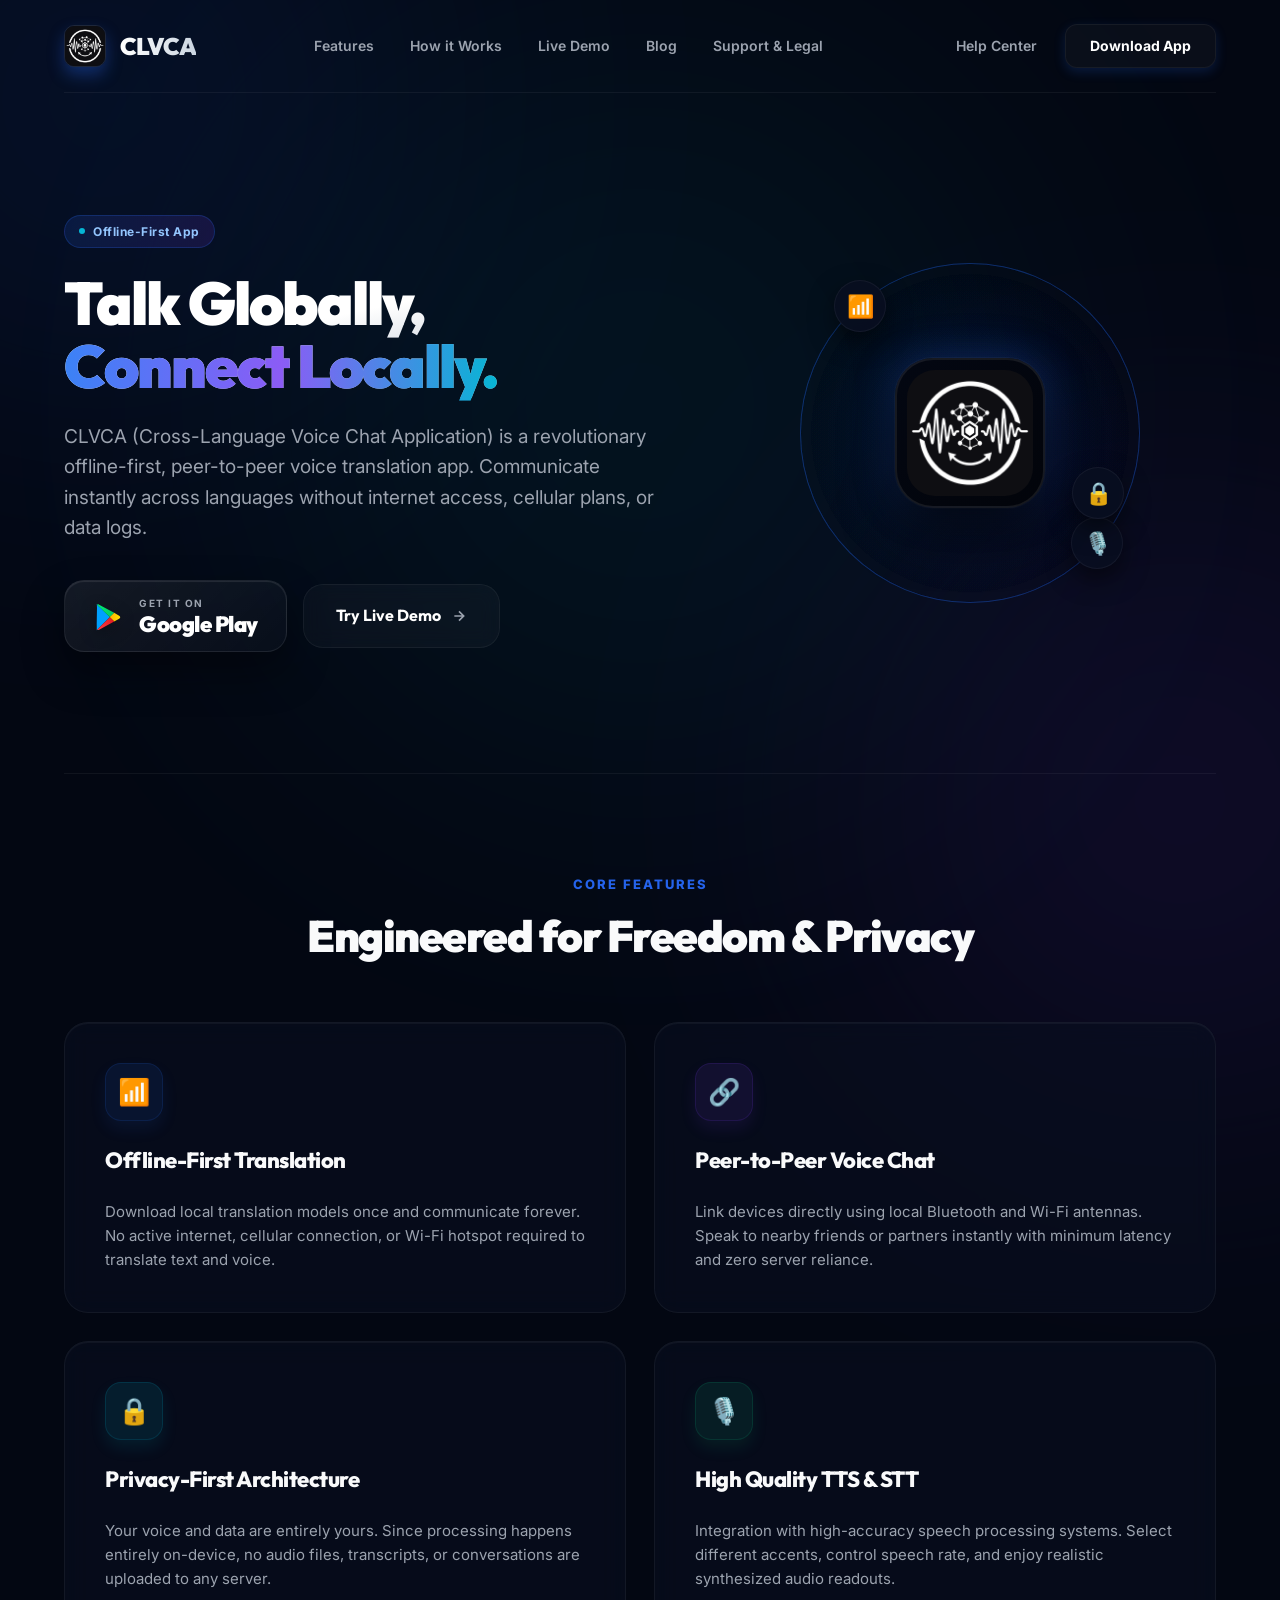
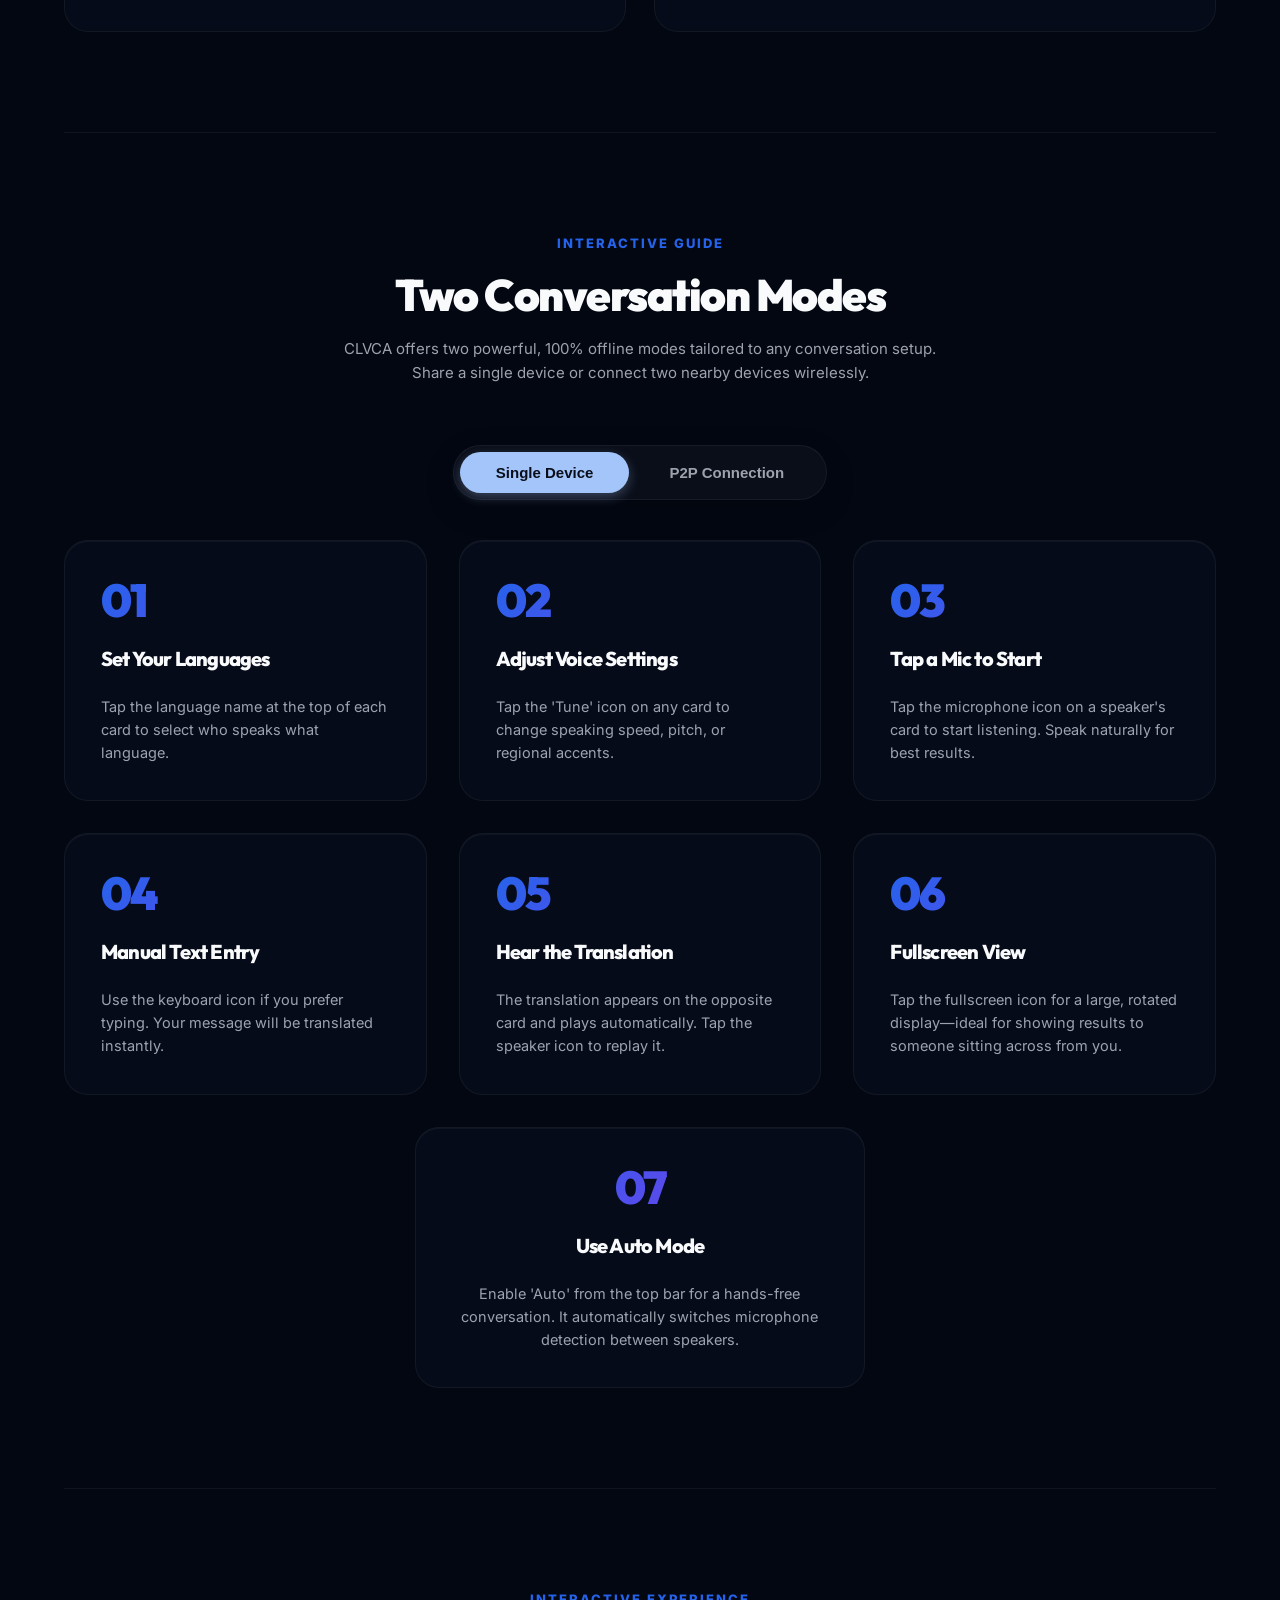
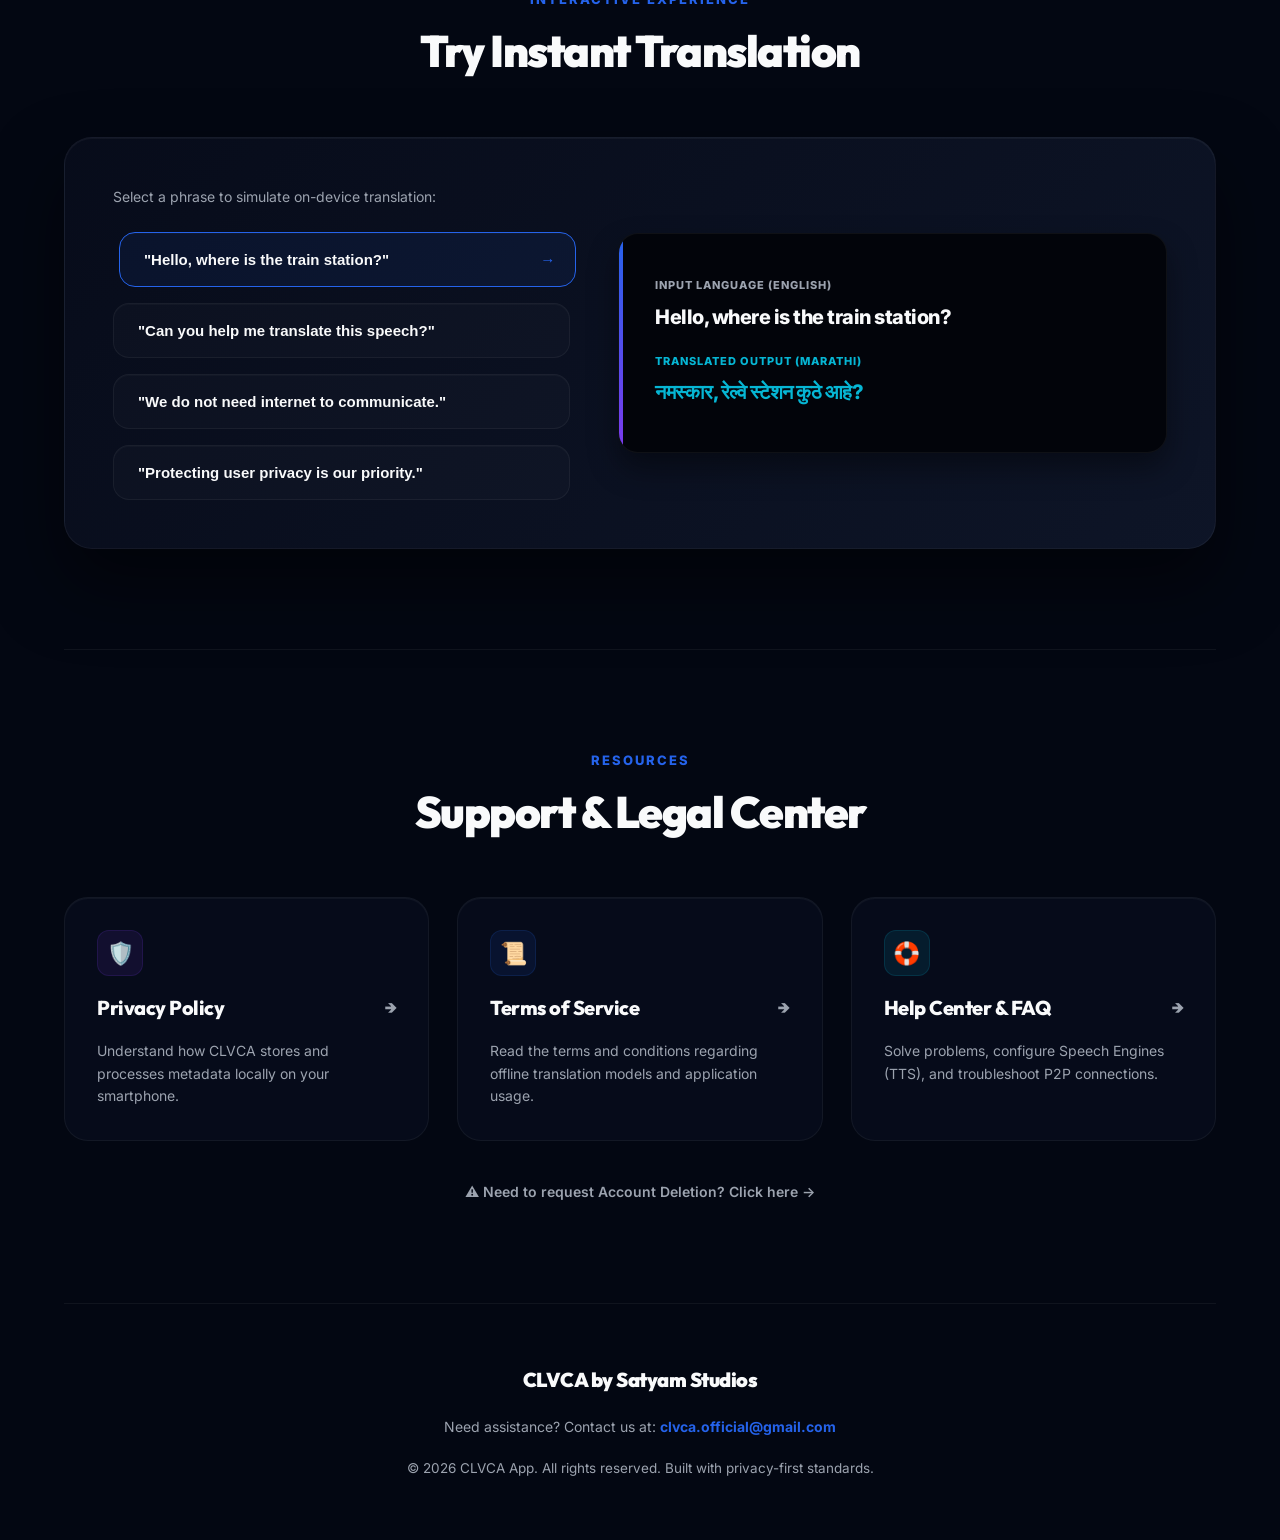
<file: index.html>
<!DOCTYPE html>
<html lang="en">
<head>
  <meta charset="UTF-8" />
  <meta name="viewport" content="width=device-width, initial-scale=1.0" />
  <title>CLVCA — Offline Voice Translation & Peer-to-Peer Chat App</title>
  
  <meta name="description" content="CLVCA is an offline-first voice translation and peer-to-peer chat app for private nearby conversations without mobile data." />
  <meta name="keywords" content="offline voice translator, peer to peer chat, offline translation app, private voice translation, CLVCA" />
  <meta name="author" content="Satyam Studios" />
  <meta name="robots" content="index,follow,max-image-preview:large" />
  <meta name="theme-color" content="#090e1a" />
  <meta name="application-name" content="CLVCA" />
  <meta name="apple-mobile-web-app-capable" content="yes" />
  <meta name="apple-mobile-web-app-status-bar-style" content="black-translucent" />
  <meta name="mobile-web-app-capable" content="yes" />
  <meta name="format-detection" content="telephone=no" />
  <link rel="canonical" href="https://satyam-gawali.github.io/clvca-app/" />
  <link rel="manifest" href="/clvca-app/site.webmanifest" />
  <link rel="icon" href="/clvca-app/assets/icons/favicon.ico" sizes="any" />
  <link rel="icon" href="/clvca-app/assets/icons/favicon.svg" type="image/svg+xml" />
  <link rel="icon" href="/clvca-app/assets/icons/favicon-96x96.png" type="image/png" sizes="96x96" />
  <link rel="apple-touch-icon" href="/clvca-app/assets/icons/apple-touch-icon.png" />
  <link rel="preconnect" href="https://fonts.googleapis.com" />
  <link rel="preconnect" href="https://fonts.gstatic.com" crossorigin />
  <link rel="dns-prefetch" href="https://play.google.com" />
  <link rel="preload" href="assets/images/icon_1024.png" as="image" />
  <meta property="og:title" content="CLVCA - Offline Voice Translation & Peer-to-Peer Chat App" />
  <meta property="og:description" content="Translate and connect nearby with an offline-first, privacy-focused design." />
  <meta property="og:image" content="https://satyam-gawali.github.io/clvca-app/assets/images/icon_1024.png" />
  <meta property="og:url" content="https://satyam-gawali.github.io/clvca-app/" />
  <meta property="og:type" content="website" />
  <meta property="og:site_name" content="CLVCA" />
  <meta name="twitter:card" content="summary_large_image" />
  <meta name="twitter:title" content="CLVCA - Offline Voice Translation & Peer-to-Peer Chat App" />
  <meta name="twitter:description" content="Offline-first voice translation for private nearby conversations." />
  <meta name="twitter:image" content="https://satyam-gawali.github.io/clvca-app/assets/images/icon_1024.png" />
  <script type="application/ld+json">
    {"@context":"https://schema.org","@graph":[{"@type":"Organization","@id":"https://satyam-gawali.github.io/clvca-app/#organization","name":"Satyam Studios","url":"https://satyam-gawali.github.io/clvca-app/","logo":"https://satyam-gawali.github.io/clvca-app/assets/images/icon_1024.png"},{"@type":"WebSite","@id":"https://satyam-gawali.github.io/clvca-app/#website","url":"https://satyam-gawali.github.io/clvca-app/","name":"CLVCA","publisher":{"@id":"https://satyam-gawali.github.io/clvca-app/#organization"}},{"@type":"SoftwareApplication","name":"CLVCA","applicationCategory":"CommunicationApplication","operatingSystem":"Android","description":"Offline-first voice translation and peer-to-peer chat for nearby conversations.","image":"https://satyam-gawali.github.io/clvca-app/assets/images/icon_1024.png","downloadUrl":"https://play.google.com/store/apps/details?id=com.satyamstudios.clvca","author":{"@id":"https://satyam-gawali.github.io/clvca-app/#organization"}},{"@type":"MobileApplication","name":"CLVCA","operatingSystem":"Android","applicationCategory":"CommunicationApplication","installUrl":"https://play.google.com/store/apps/details?id=com.satyamstudios.clvca","url":"https://satyam-gawali.github.io/clvca-app/"}]}
  </script>
  <link href="https://fonts.googleapis.com/css2?family=Inter:wght@400;500;600&family=Outfit:wght@600;700;800;900&display=swap" rel="stylesheet" />
  <link rel="stylesheet" href="assets/css/landing.css" />
</head>
<body>

  <!-- Background Decorative Glowing Blurs -->
  <div class="bg-glow glow-top-left"></div>
  <div class="bg-glow glow-center"></div>
  <div class="bg-glow glow-bottom-right"></div>

  <div class="app-container">
    
    <header class="navbar">
  <div class="logo-group">
    <img src="assets/images/icon_1024.png" alt="CLVCA Logo" class="app-logo" />
    <div class="brand-name">CLVCA</div>
  </div>
  <nav class="nav-links">
    <a href="#features" class="nav-link">Features</a>
    <a href="#how-it-works" class="nav-link">How it Works</a>
    <a href="#demo" class="nav-link">Live Demo</a>
    <a href="blog/" class="nav-link">Blog</a>
    <a href="#support" class="nav-link">Support & Legal</a>
  </nav>
  <div class="nav-actions" style="display: flex; gap: 12px; align-items: center;">
    <a href="#support" class="btn-nav-help">Help Center</a>
    <a href="https://play.google.com/store/apps/details?id=com.satyamstudios.clvca" target="_blank" rel="noopener noreferrer" class="btn-nav-download">Download App</a>
  </div>
</header>

<section class="hero-section">
  <div class="hero-content">
    <div class="badge-tag">Offline-First App</div>
    <h1 class="hero-title">
      Talk Globally,<br />
      <span>Connect Locally.</span>
    </h1>
    <p class="hero-desc">
      CLVCA (Cross-Language Voice Chat Application) is a revolutionary offline-first, peer-to-peer voice translation app. 
      Communicate instantly across languages without internet access, cellular plans, or data logs.
    </p>
    <div class="cta-group">
      <!-- Premium Play Store Badge Card -->
      <a href="https://play.google.com/store/apps/details?id=com.satyamstudios.clvca" target="_blank" rel="noopener noreferrer" class="play-store-badge-card">
        <div class="play-store-glow"></div>
        <svg class="play-icon-svg" viewBox="0 0 24 24" fill="none" xmlns="http://www.w3.org/2000/svg">
          <path d="M3.22852 2.15869C3.06852 2.31869 2.97852 2.58869 2.97852 2.92869V21.0787C2.97852 2.41869 3.06852 2.68869 3.22852 2.84869L3.30852 2.91869L13.4385 12.7987V13.0487L3.30852 22.9287L3.22852 22.9987C3.06852 23.1587 2.97852 23.4287 2.97852 23.7687" fill="url(#play_grad_1)"/>
          <path d="M16.8285 16.1887L13.4385 12.9187V12.6687L16.8285 9.39868L16.9185 9.44868L20.9385 11.7387C22.0885 12.3887 22.0885 13.4487 20.9385 14.1087L16.9185 16.3987L16.8285 16.1887Z" fill="url(#play_grad_2)"/>
          <path d="M16.9185 9.44868L13.4385 12.7987L3.30852 2.91869C3.64852 2.55869 4.22852 2.53869 4.90852 2.92869L16.9185 9.44868Z" fill="url(#play_grad_3)"/>
          <path d="M16.9185 16.3987L4.90852 22.9187C4.22852 23.3087 3.64852 23.2887 3.30852 22.9287L13.4385 13.0487L16.9185 16.3987Z" fill="url(#play_grad_4)"/>
          <defs>
            <linearGradient id="play_grad_1" x1="2.97852" y1="12.9787" x2="13.4385" y2="12.9787" gradientUnits="userSpaceOnUse"><stop stop-color="#00A0FF"/><stop offset="1" stop-color="#00A1FF"/></linearGradient>
            <linearGradient id="play_grad_2" x1="21.4385" y1="12.9787" x2="13.4385" y2="12.9787" gradientUnits="userSpaceOnUse"><stop stop-color="#FFE000"/><stop offset="1" stop-color="#FFB300"/></linearGradient>
            <linearGradient id="play_grad_3" x1="3.30852" y1="2.91869" x2="16.9185" y2="9.44868" gradientUnits="userSpaceOnUse"><stop stop-color="#00F076"/><stop offset="1" stop-color="#04C963"/></linearGradient>
            <linearGradient id="play_grad_4" x1="3.30852" y1="22.9287" x2="16.9185" y2="16.3987" gradientUnits="userSpaceOnUse"><stop stop-color="#FF3A44"/><stop offset="1" stop-color="#E31E24"/></linearGradient>
          </defs>
        </svg>
        <div class="badge-text-group">
          <span class="badge-sub">GET IT ON</span>
          <span class="badge-main">Google Play</span>
        </div>
      </a>

      <!-- Secondary Glass Button -->
      <a href="#demo" class="btn-secondary-glass">
        <span>Try Live Demo</span>
        <svg class="arrow-icon" width="16" height="16" viewBox="0 0 24 24" fill="none" stroke="currentColor" stroke-width="2.5"><path d="M5 12h14M12 5l7 7-7 7"/></svg>
      </a>
    </div>
  </div>
  
  <div class="hero-visual">
    <div class="logo-showcase-container">
      <div class="radar-glow-ring ring-1"></div>
      <div class="radar-glow-ring ring-2"></div>
      <div class="radar-glow-ring ring-3"></div>
      <div class="app-logo-hub">
        <img src="assets/images/icon_1024.png" alt="CLVCA App Logo" class="showcase-logo-img" />
      </div>
      <div class="p2p-node node-1" title="Offline P2P Signal">📶</div>
      <div class="p2p-node node-2" title="Voice Processing">🎙️</div>
      <div class="p2p-node node-3" title="Privacy Secured">🔒</div>
    </div>
  </div>
</section>

    <!-- Key Features Section -->
    <section class="features-section" id="features">
      <div class="section-header">
        <span class="section-subtitle">Core Features</span>
        <h2 class="section-title">Engineered for Freedom & Privacy</h2>
      </div>
      
      <div class="features-grid">
        <!-- Feature 1 -->
        <div class="feature-card">
          <div class="feature-icon-box">📶</div>
          <h3 class="feature-title">Offline-First Translation</h3>
          <p class="feature-desc">
            Download local translation models once and communicate forever. No active internet, cellular connection, or Wi-Fi hotspot required to translate text and voice.
          </p>
        </div>
        
        <!-- Feature 2 -->
        <div class="feature-card">
          <div class="feature-icon-box">🔗</div>
          <h3 class="feature-title">Peer-to-Peer Voice Chat</h3>
          <p class="feature-desc">
            Link devices directly using local Bluetooth and Wi-Fi antennas. Speak to nearby friends or partners instantly with minimum latency and zero server reliance.
          </p>
        </div>
        
        <!-- Feature 3 -->
        <div class="feature-card">
          <div class="feature-icon-box">🔒</div>
          <h3 class="feature-title">Privacy-First Architecture</h3>
          <p class="feature-desc">
            Your voice and data are entirely yours. Since processing happens entirely on-device, no audio files, transcripts, or conversations are uploaded to any server.
          </p>
        </div>
        
        <!-- Feature 4 -->
        <div class="feature-card">
          <div class="feature-icon-box">🎙️</div>
          <h3 class="feature-title">High Quality TTS & STT</h3>
          <p class="feature-desc">
            Integration with high-accuracy speech processing systems. Select different accents, control speech rate, and enjoy realistic synthesized audio readouts.
          </p>
        </div>
      </div>
    </section>

    <!-- How it works (Conversation Modes Guide) -->
    <section class="steps-section" id="how-it-works">
      <div class="section-header">
        <span class="section-subtitle">Interactive Guide</span>
        <h2 class="section-title">Two Conversation Modes</h2>
        <p style="color: var(--text-muted); max-width: 600px; margin: 0 auto; font-size: 15px;">
          CLVCA offers two powerful, 100% offline modes tailored to any conversation setup. Share a single device or connect two nearby devices wirelessly.
        </p>
      </div>

      <div class="mode-toggle-container">
        <div class="mode-toggle-pill">
          <button class="mode-btn-tab active" id="btn-single" onclick="switchGuide('single')">Single Device</button>
          <button class="mode-btn-tab" id="btn-p2p" onclick="switchGuide('p2p')">P2P Connection</button>
        </div>
      </div>

      <!-- Single Device Mode Guide -->
      <div class="steps-timeline" id="guide-single">
        <!-- Step 1 -->
        <div class="step-item">
          <span class="step-num">01</span>
          <h3 class="step-title">Set Your Languages</h3>
          <p class="step-desc">Tap the language name at the top of each card to select who speaks what language.</p>
        </div>
        <!-- Step 2 -->
        <div class="step-item">
          <span class="step-num">02</span>
          <h3 class="step-title">Adjust Voice Settings</h3>
          <p class="step-desc">Tap the 'Tune' icon on any card to change speaking speed, pitch, or regional accents.</p>
        </div>
        <!-- Step 3 -->
        <div class="step-item">
          <span class="step-num">03</span>
          <h3 class="step-title">Tap a Mic to Start</h3>
          <p class="step-desc">Tap the microphone icon on a speaker's card to start listening. Speak naturally for best results.</p>
        </div>
        <!-- Step 4 -->
        <div class="step-item">
          <span class="step-num">04</span>
          <h3 class="step-title">Manual Text Entry</h3>
          <p class="step-desc">Use the keyboard icon if you prefer typing. Your message will be translated instantly.</p>
        </div>
        <!-- Step 5 -->
        <div class="step-item">
          <span class="step-num">05</span>
          <h3 class="step-title">Hear the Translation</h3>
          <p class="step-desc">The translation appears on the opposite card and plays automatically. Tap the speaker icon to replay it.</p>
        </div>
        <!-- Step 6 -->
        <div class="step-item">
          <span class="step-num">06</span>
          <h3 class="step-title">Fullscreen View</h3>
          <p class="step-desc">Tap the fullscreen icon for a large, rotated display—ideal for showing results to someone sitting across from you.</p>
        </div>
        <!-- Step 7 -->
        <div class="step-item" style="grid-column: span 3; max-width: 450px; margin: 0 auto;">
          <span class="step-num" style="display: block; text-align: center;">07</span>
          <h3 class="step-title" style="text-align: center;">Use Auto Mode</h3>
          <p class="step-desc" style="text-align: center;">Enable 'Auto' from the top bar for a hands-free conversation. It automatically switches microphone detection between speakers.</p>
        </div>
      </div>

      <!-- P2P Connection Guide -->
      <div class="steps-timeline" id="guide-p2p" style="display: none;">
        <!-- Step 1 -->
        <div class="step-item">
          <span class="step-num">01</span>
          <h3 class="step-title">Wireless Setup</h3>
          <p class="step-desc">Ensure Bluetooth and Wi-Fi are ON on both devices. No internet is required, just active wireless antennas.</p>
        </div>
        <!-- Step 2 -->
        <div class="step-item">
          <span class="step-num">02</span>
          <h3 class="step-title">Start Hosting</h3>
          <p class="step-desc">One person taps 'Start Hosting' to become visible. This generates a unique device name for others to search.</p>
        </div>
        <!-- Step 3 -->
        <div class="step-item">
          <span class="step-num">03</span>
          <h3 class="step-title">Scan & Connect</h3>
          <p class="step-desc">The other person taps 'Join Friend' and scans the Host's QR code or selects their name from the list to pair instantly.</p>
        </div>
        <!-- Step 4 -->
        <div class="step-item">
          <span class="step-num">04</span>
          <h3 class="step-title">Secure Connection</h3>
          <p class="step-desc">Once paired, a secure offline link is established, and you are both redirected to the private chat room.</p>
        </div>
        <!-- Step 5 -->
        <div class="step-item">
          <span class="step-num">05</span>
          <h3 class="step-title">Personalize Settings</h3>
          <p class="step-desc">Tap the 'Tune' icon in the chat to select your language, choose a regional accent, or adjust speed and pitch.</p>
        </div>
        <!-- Step 6 -->
        <div class="step-item">
          <span class="step-num">06</span>
          <h3 class="step-title">Voice & Text Input</h3>
          <p class="step-desc">Use the microphone for real-time speech translation or the keyboard to type. Messages appear instantly on both screens.</p>
        </div>
        <!-- Step 7 -->
        <div class="step-item">
          <span class="step-num">07</span>
          <h3 class="step-title">Translation Quality</h3>
          <p class="step-desc">A 'Bolt' icon indicates high-quality offline translation. If a 'Download' icon appears, tap to install the local language model.</p>
        </div>
        <!-- Step 8 -->
        <div class="step-item">
          <span class="step-num">08</span>
          <h3 class="step-title">Session History</h3>
          <p class="step-desc">All your P2P conversations are saved locally. Revisit them anytime from the 'Recent P2P Chats' on the home screen.</p>
        </div>
        <!-- Step 9 -->
        <div class="step-item">
          <span class="step-num">09</span>
          <h3 class="step-title">End Session</h3>
          <p class="step-desc">Tap the disconnect button to safely end the chat. This closes the wireless P2P link and preserves your privacy.</p>
        </div>
      </div>
    </section>

    <!-- Live Demo Section -->
    <section class="demo-section" id="demo">
      <div class="section-header">
        <span class="section-subtitle">Interactive Experience</span>
        <h2 class="section-title">Try Instant Translation</h2>
      </div>
      
      <div class="demo-widget">
        <div class="demo-selector">
          <p style="color: var(--text-muted); font-size: 14px; margin-bottom: 8px;">Select a phrase to simulate on-device translation:</p>
          <button class="demo-btn active" onclick="playDemo(0, this)">
            <span>"Hello, where is the train station?"</span>
            <span class="btn-arrow">&rarr;</span>
          </button>
          <button class="demo-btn" onclick="playDemo(1, this)">
            <span>"Can you help me translate this speech?"</span>
            <span class="btn-arrow">&rarr;</span>
          </button>
          <button class="demo-btn" onclick="playDemo(2, this)">
            <span>"We do not need internet to communicate."</span>
            <span class="btn-arrow">&rarr;</span>
          </button>
          <button class="demo-btn" onclick="playDemo(3, this)">
            <span>"Protecting user privacy is our priority."</span>
            <span class="btn-arrow">&rarr;</span>
          </button>
        </div>
        
        <div class="demo-display" id="demo-display-box">
          <div class="demo-row">
            <div class="demo-row-lang">Input Language (English)</div>
            <div class="demo-row-text" id="demo-input-text">Hello, where is the train station?</div>
          </div>
          <div class="demo-row out" style="animation-delay: 0.6s;">
            <div class="demo-row-lang" style="color: var(--accent);">Translated Output (Marathi)</div>
            <div class="demo-row-text translation" id="demo-output-text">नमस्कार, रेल्वे स्टेशन कुठे आहे?</div>
          </div>
        </div>
      </div>
    </section>

    <!-- Support Center & Resource Section (Replacing the old link list) -->
    <section class="resources-section" id="support">
      <div class="section-header">
        <span class="section-subtitle">Resources</span>
        <h2 class="section-title">Support & Legal Center</h2>
      </div>
      
      <div class="resources-grid">
        <a href="privacy-policy.html" class="resource-card">
          <div class="resource-icon">🛡️</div>
          <h3 class="resource-title">
            <span>Privacy Policy</span>
            <span class="resource-arrow">&rarr;</span>
          </h3>
          <p class="resource-desc">
            Understand how CLVCA stores and processes metadata locally on your smartphone.
          </p>
        </a>

        <a href="terms.html" class="resource-card">
          <div class="resource-icon">📜</div>
          <h3 class="resource-title">
            <span>Terms of Service</span>
            <span class="resource-arrow">&rarr;</span>
          </h3>
          <p class="resource-desc">
            Read the terms and conditions regarding offline translation models and application usage.
          </p>
        </a>

        <a href="help.html" class="resource-card">
          <div class="resource-icon">🛟</div>
          <h3 class="resource-title">
            <span>Help Center & FAQ</span>
            <span class="resource-arrow">&rarr;</span>
          </h3>
          <p class="resource-desc">
            Solve problems, configure Speech Engines (TTS), and troubleshoot P2P connections.
          </p>
        </a>
      </div>
      
      <div class="extra-links">
        <a href="delete-account.html" class="extra-link">
          ⚠️ Need to request Account Deletion? Click here &rarr;
        </a>
      </div>
    </section>

    <!-- Footer -->
    <footer class="main-footer">
      <div class="footer-brand">CLVCA by Satyam Studios</div>
      <div class="footer-support">
        Need assistance? Contact us at: <strong>clvca.official@gmail.com</strong>
      </div>
      <div class="footer-copyright">
        &copy; 2026 CLVCA App. All rights reserved. Built with privacy-first standards.
      </div>
    </footer>

  </div>

  <!-- JavaScript to Handle Custom Translation Demo & Mode Toggles -->
  <script>
    // 1. Tab switching for Conversation Guides
    function switchGuide(mode) {
      const singleGuide = document.getElementById("guide-single");
      const p2pGuide = document.getElementById("guide-p2p");
      const btnSingle = document.getElementById("btn-single");
      const btnP2P = document.getElementById("btn-p2p");

      if (mode === 'single') {
        singleGuide.style.display = 'grid';
        p2pGuide.style.display = 'none';
        btnSingle.classList.add('active');
        btnP2P.classList.remove('active');
      } else {
        singleGuide.style.display = 'none';
        p2pGuide.style.display = 'grid';
        btnSingle.classList.remove('active');
        btnP2P.classList.add('active');
      }
    }

    // 2. Interactive Phrase Demo Widget
    const demoPhrases = [
      {
        eng: "Hello, where is the train station?",
        mar: "नमस्कार, रेल्वे स्टेशन कुठे आहे?"
      },
      {
        eng: "Can you help me translate this speech?",
        mar: "तुम्ही मला हे भाषण अनुवादित करण्यात मदत करू शकता का?"
      },
      {
        eng: "We do not need internet to communicate.",
        mar: "आपल्याला संवाद साधण्यासाठी इंटरनेटची आवश्यकता नाही."
      },
      {
        eng: "Protecting user privacy is our priority.",
        mar: "वापरकर्त्याच्या गोपनीयतेचे रक्षण करणे ही आमची प्राथमिकता आहे."
      }
    ];

    const inputLabelText = document.getElementById("demo-input-text");
    const outputLabelText = document.getElementById("demo-output-text");
    const displayBox = document.getElementById("demo-display-box");

    function playDemo(index, btnElement) {
      // Remove active class from buttons
      const buttons = document.querySelectorAll(".demo-btn");
      buttons.forEach(btn => btn.classList.remove("active"));
      btnElement.classList.add("active");

      // Animate display container refresh
      displayBox.style.opacity = "0.5";
      displayBox.style.transform = "scale(0.99)";
      
      setTimeout(() => {
        const item = demoPhrases[index];
        inputLabelText.innerText = item.eng;
        outputLabelText.innerText = item.mar;
        
        displayBox.style.opacity = "1";
        displayBox.style.transform = "scale(1)";
      }, 250);
    }
  </script>
</body>
</html>
</file>
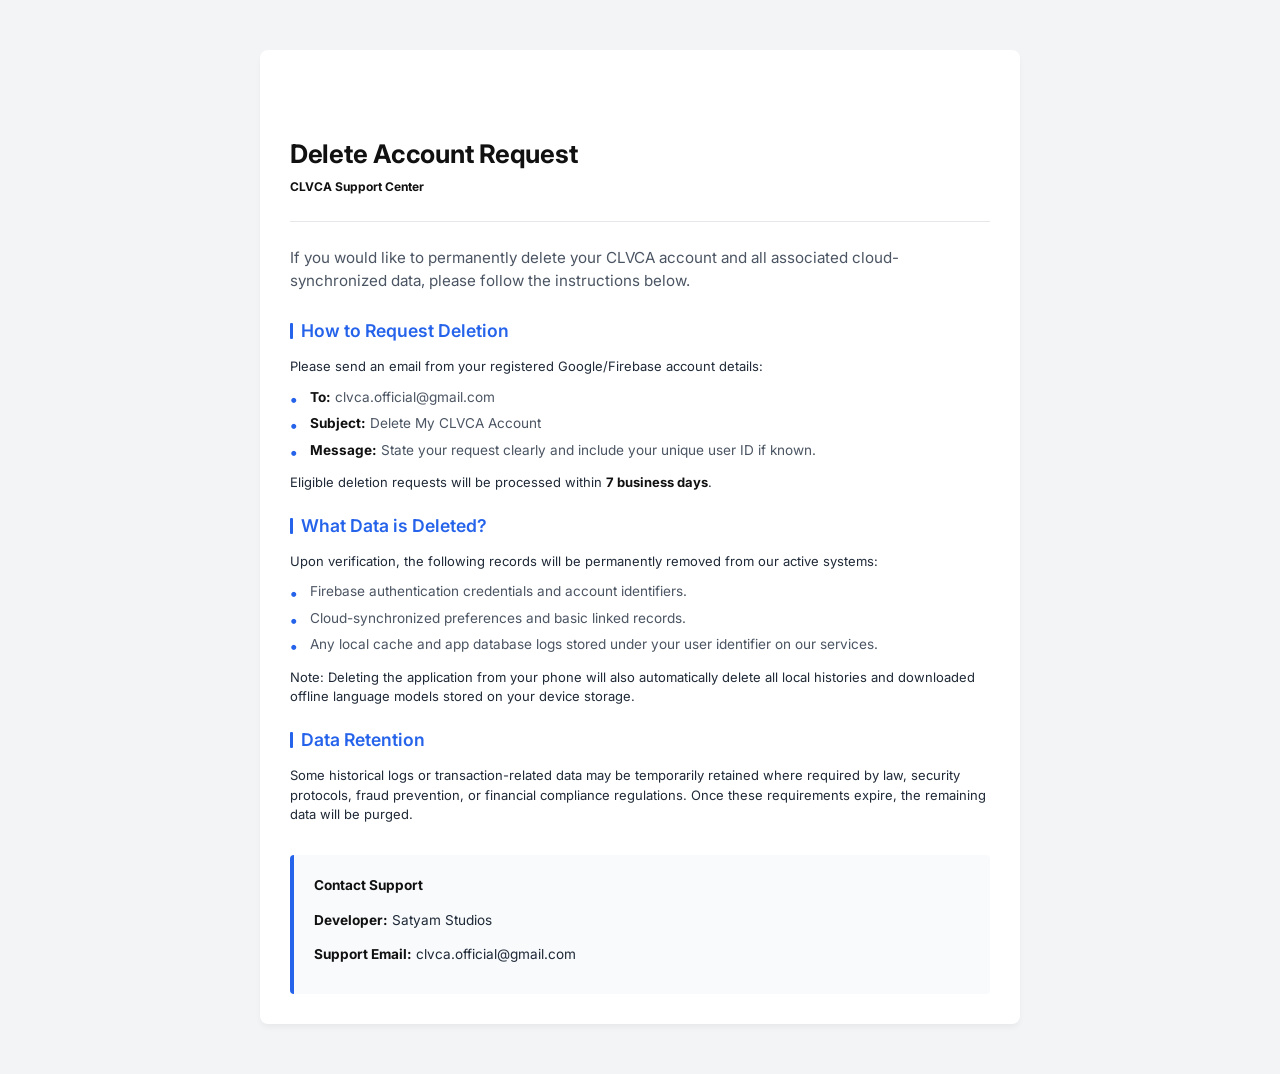
<file: delete-account.html>
<!DOCTYPE html>
<html lang="en">
<head>
  <meta charset="UTF-8">
  <meta name="viewport" content="width=device-width, initial-scale=1.0">
  <title>Delete Account Request | CLVCA</title>
  <meta name="description" content="Instructions for requesting deletion of your CLVCA account and associated cloud-synchronized data.">
  <meta name="keywords" content="CLVCA delete account, account deletion request"><meta name="author" content="Satyam Studios"><meta name="robots" content="index,follow"><meta name="theme-color" content="#090e1a"><meta name="application-name" content="CLVCA"><meta name="apple-mobile-web-app-capable" content="yes"><meta name="mobile-web-app-capable" content="yes"><meta name="format-detection" content="telephone=no">
  <link rel="canonical" href="https://satyam-gawali.github.io/clvca-app/delete-account.html"><link rel="manifest" href="/clvca-app/site.webmanifest"><link rel="icon" href="/clvca-app/assets/icons/favicon.ico" sizes="any"><link rel="icon" href="/clvca-app/assets/icons/favicon.svg" type="image/svg+xml"><link rel="icon" href="/clvca-app/assets/icons/favicon-96x96.png" type="image/png" sizes="96x96"><link rel="apple-touch-icon" href="/clvca-app/assets/icons/apple-touch-icon.png">
  <meta property="og:title" content="Delete Your CLVCA Account"><meta property="og:description" content="Request deletion of your CLVCA account and associated data."><meta property="og:image" content="https://satyam-gawali.github.io/clvca-app/assets/images/icon_1024.png"><meta property="og:url" content="https://satyam-gawali.github.io/clvca-app/delete-account.html"><meta property="og:type" content="website"><meta property="og:site_name" content="CLVCA"><meta name="twitter:card" content="summary_large_image"><meta name="twitter:title" content="Delete Your CLVCA Account"><meta name="twitter:description" content="CLVCA account deletion instructions."><meta name="twitter:image" content="https://satyam-gawali.github.io/clvca-app/assets/images/icon_1024.png">
  <script type="application/ld+json">{"@context":"https://schema.org","@type":"BreadcrumbList","itemListElement":[{"@type":"ListItem","position":1,"name":"Home","item":"https://satyam-gawali.github.io/clvca-app/"},{"@type":"ListItem","position":2,"name":"Delete account","item":"https://satyam-gawali.github.io/clvca-app/delete-account.html"}]}</script>
  <link href="https://fonts.googleapis.com/css2?family=Inter:wght@300;400;600;700&display=swap" rel="stylesheet">
  <link rel="stylesheet" href="assets/css/style.css">
</head>
<body>

<div class="container">

  <div class="top-spacer"></div>
  
  <header>
    <h1>Delete Account Request</h1>
    <p class="last-updated">
      <strong>CLVCA Support Center</strong>
    </p>
  </header>

  <p class="intro">
    If you would like to permanently delete your CLVCA account and all associated cloud-synchronized data, please follow the instructions below.
  </p>

  <section>
    <h2>How to Request Deletion</h2>
    <p>Please send an email from your registered Google/Firebase account details:</p>
    <ul>
      <li><strong>To:</strong> clvca.official@gmail.com</li>
      <li><strong>Subject:</strong> Delete My CLVCA Account</li>
      <li><strong>Message:</strong> State your request clearly and include your unique user ID if known.</li>
    </ul>
    <p>Eligible deletion requests will be processed within <strong>7 business days</strong>.</p>
  </section>

  <section>
    <h2>What Data is Deleted?</h2>
    <p>Upon verification, the following records will be permanently removed from our active systems:</p>
    <ul>
      <li>Firebase authentication credentials and account identifiers.</li>
      <li>Cloud-synchronized preferences and basic linked records.</li>
      <li>Any local cache and app database logs stored under your user identifier on our services.</li>
    </ul>
    <p>Note: Deleting the application from your phone will also automatically delete all local histories and downloaded offline language models stored on your device storage.</p>
  </section>

  <section>
    <h2>Data Retention</h2>
    <p>Some historical logs or transaction-related data may be temporarily retained where required by law, security protocols, fraud prevention, or financial compliance regulations. Once these requirements expire, the remaining data will be purged.</p>
  </section>

  <div class="contact-box">
    <strong>Contact Support</strong>
    <p style="margin-top:15px;"><strong>Developer:</strong> Satyam Studios</p>
    <p><strong>Support Email:</strong> clvca.official@gmail.com</p>
  </div>
  
</div>

</body>
</html>
</file>
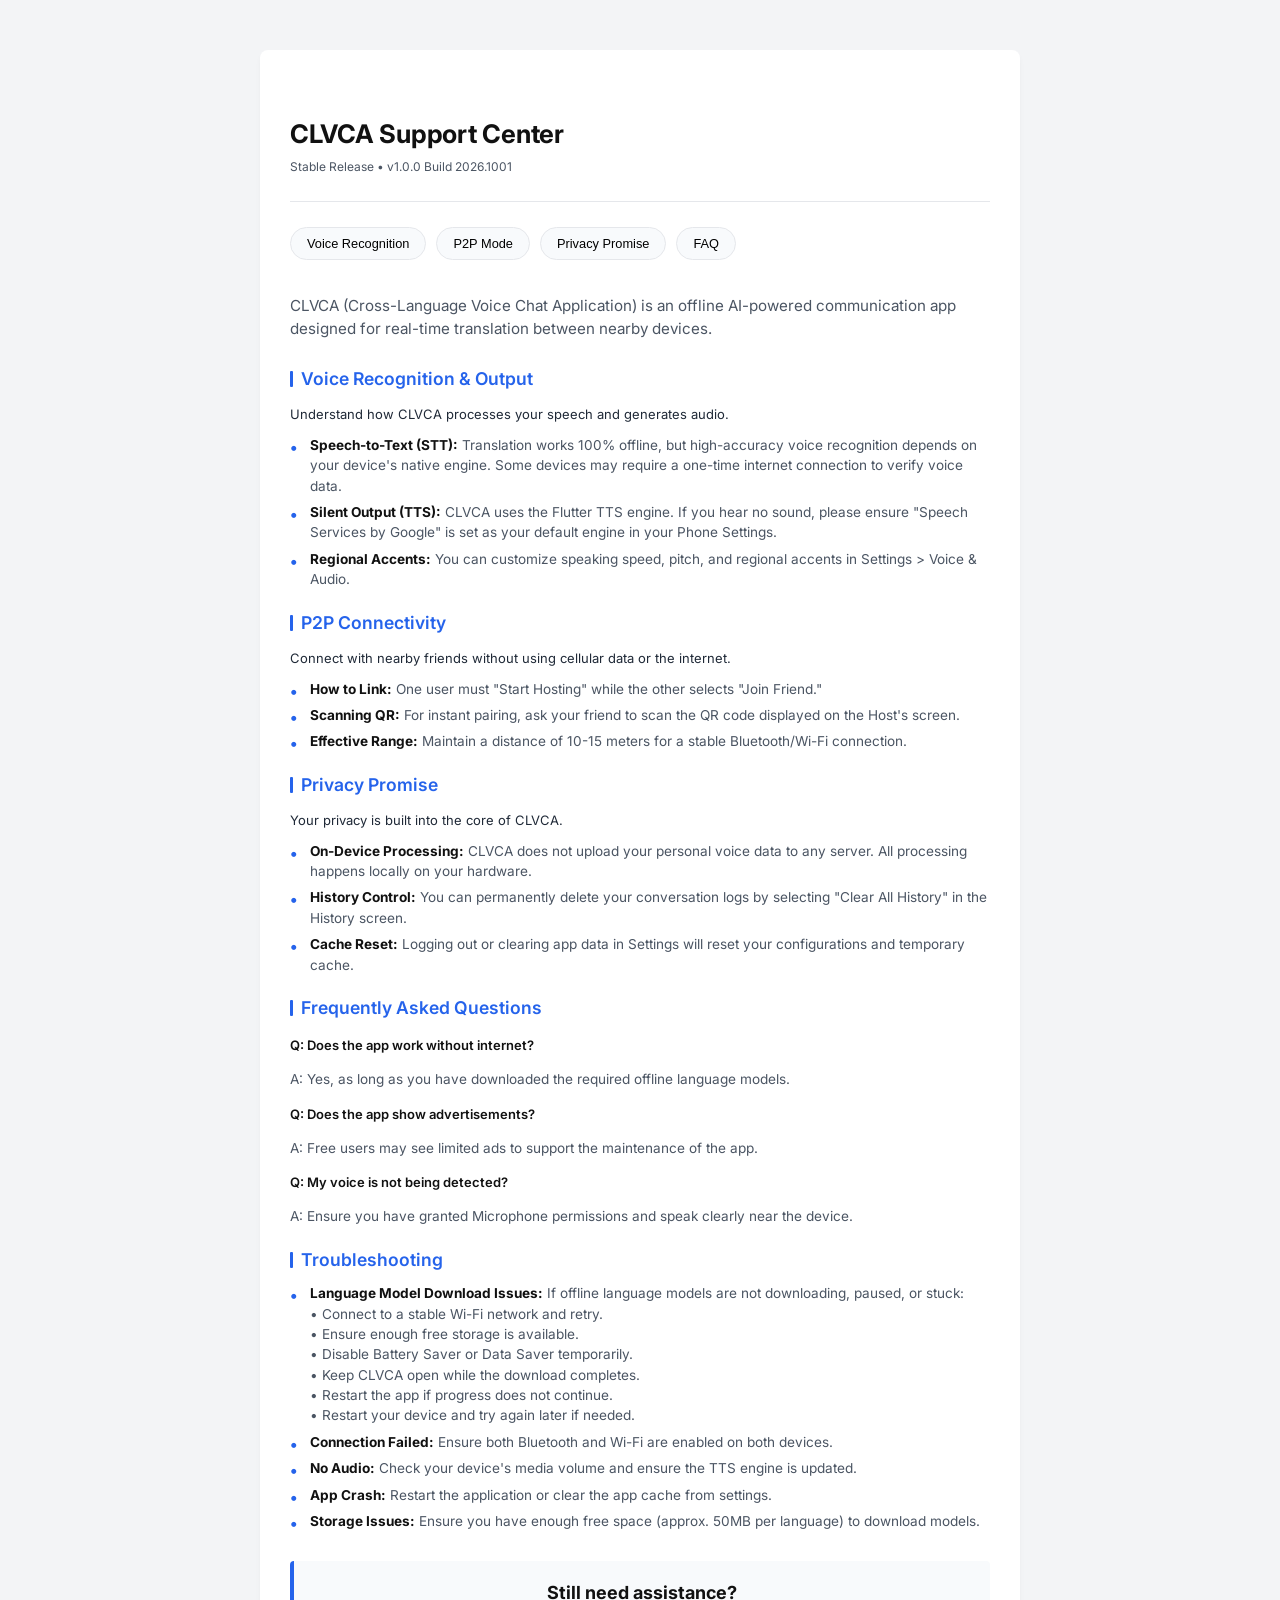
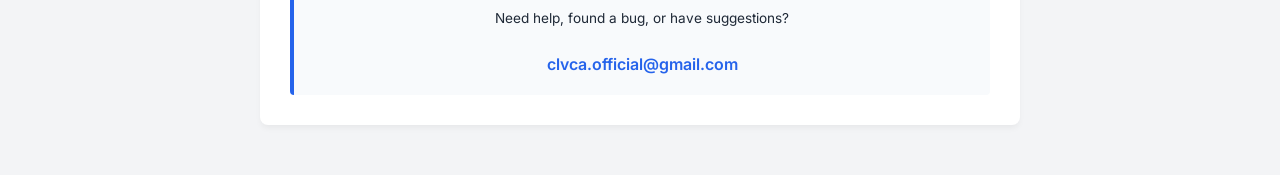
<file: help.html>
<!DOCTYPE html>
<html lang="en">
<head>
  <meta charset="UTF-8">
  <meta name="viewport" content="width=device-width, initial-scale=1.0">
  <title>CLVCA Help Center & FAQ | Offline Translation Support</title>
  <meta name="description" content="Get CLVCA support for offline voice translation, language models, voice settings, and peer-to-peer connections.">
  <meta name="keywords" content="CLVCA help, offline translation support, P2P chat help"><meta name="author" content="Satyam Studios"><meta name="robots" content="index,follow"><meta name="theme-color" content="#090e1a"><meta name="application-name" content="CLVCA"><meta name="apple-mobile-web-app-capable" content="yes"><meta name="mobile-web-app-capable" content="yes"><meta name="format-detection" content="telephone=no">
  <link rel="canonical" href="https://satyam-gawali.github.io/clvca-app/help.html"><link rel="manifest" href="/clvca-app/site.webmanifest"><link rel="icon" href="/clvca-app/assets/icons/favicon.ico" sizes="any"><link rel="icon" href="/clvca-app/assets/icons/favicon.svg" type="image/svg+xml"><link rel="icon" href="/clvca-app/assets/icons/favicon-96x96.png" type="image/png" sizes="96x96"><link rel="apple-touch-icon" href="/clvca-app/assets/icons/apple-touch-icon.png">
  <meta property="og:title" content="CLVCA Help Center & FAQ"><meta property="og:description" content="Support for CLVCA offline translation and P2P chat."><meta property="og:image" content="https://satyam-gawali.github.io/clvca-app/assets/images/icon_1024.png"><meta property="og:url" content="https://satyam-gawali.github.io/clvca-app/help.html"><meta property="og:type" content="website"><meta property="og:site_name" content="CLVCA"><meta name="twitter:card" content="summary_large_image"><meta name="twitter:title" content="CLVCA Help Center & FAQ"><meta name="twitter:description" content="Support for offline translation and P2P chat."><meta name="twitter:image" content="https://satyam-gawali.github.io/clvca-app/assets/images/icon_1024.png">
  <script type="application/ld+json">{"@context":"https://schema.org","@type":"BreadcrumbList","itemListElement":[{"@type":"ListItem","position":1,"name":"Home","item":"https://satyam-gawali.github.io/clvca-app/"},{"@type":"ListItem","position":2,"name":"Help","item":"https://satyam-gawali.github.io/clvca-app/help.html"}]}</script>
  <link rel="stylesheet" href="assets/css/style.css">
  <link href="https://fonts.googleapis.com/css2?family=Inter:wght@400;500;600;700&display=swap" rel="stylesheet">
  <style>
    nav {
      display: flex;
      gap: 10px;
      margin-bottom: 25px;
      overflow-x: auto;
      padding-bottom: 10px;
    }
    nav button {
      background: #f8fafc;
      border: 1px solid var(--border-color);
      padding: 8px 16px;
      border-radius: 20px;
      font-size: 0.8rem;
      font-weight: 500;
      cursor: pointer;
      white-space: nowrap;
      transition: all 0.2s;
    }
    nav button:hover {
      background: var(--primary-color);
      color: white;
    }
    .faq-q { font-weight: 600; color: #111; margin-top: 15px; display: block; }
    .faq-a { color: var(--text-muted); font-size: 0.85rem; }
  </style>
</head>
<body>

<div class="container">
  <header>
    <h1>CLVCA Support Center</h1>
    <p class="last-updated">Stable Release • v1.0.0 Build 2026.1001</p>
  </header>

  <nav>
    <button onclick="document.getElementById('voice').scrollIntoView()">Voice Recognition</button>
    <button onclick="document.getElementById('p2p').scrollIntoView()">P2P Mode</button>
    <button onclick="document.getElementById('privacy').scrollIntoView()">Privacy Promise</button>
    <button onclick="document.getElementById('faq').scrollIntoView()">FAQ</button>
  </nav>

  <p class="intro">CLVCA (Cross-Language Voice Chat Application) is an offline AI-powered communication app designed for real-time translation between nearby devices.</p>

  <section id="voice">
    <h2>Voice Recognition & Output</h2>
    <p>Understand how CLVCA processes your speech and generates audio.</p>
    <ul>
      <li><strong>Speech-to-Text (STT):</strong> Translation works 100% offline, but high-accuracy voice recognition depends on your device's native engine. Some devices may require a one-time internet connection to verify voice data.</li>
      <li><strong>Silent Output (TTS):</strong> CLVCA uses the Flutter TTS engine. If you hear no sound, please ensure "Speech Services by Google" is set as your default engine in your Phone Settings.</li>
      <li><strong>Regional Accents:</strong> You can customize speaking speed, pitch, and regional accents in Settings > Voice & Audio.</li>
    </ul>
  </section>

  <section id="p2p">
    <h2>P2P Connectivity</h2>
    <p>Connect with nearby friends without using cellular data or the internet.</p>
    <ul>
      <li><strong>How to Link:</strong> One user must "Start Hosting" while the other selects "Join Friend."</li>
      <li><strong>Scanning QR:</strong> For instant pairing, ask your friend to scan the QR code displayed on the Host's screen.</li>
      <li><strong>Effective Range:</strong> Maintain a distance of 10-15 meters for a stable Bluetooth/Wi-Fi connection.</li>
    </ul>
  </section>

  <section id="privacy">
    <h2>Privacy Promise</h2>
    <p>Your privacy is built into the core of CLVCA.</p>
    <ul>
      <li><strong>On-Device Processing:</strong> CLVCA does not upload your personal voice data to any server. All processing happens locally on your hardware.</li>
      <li><strong>History Control:</strong> You can permanently delete your conversation logs by selecting "Clear All History" in the History screen.</li>
      <li><strong>Cache Reset:</strong> Logging out or clearing app data in Settings will reset your configurations and temporary cache.</li>
    </ul>
  </section>

  <section id="faq">
    <h2>Frequently Asked Questions</h2>
    <span class="faq-q">Q: Does the app work without internet?</span>
    <p class="faq-a">A: Yes, as long as you have downloaded the required offline language models.</p>

    <span class="faq-q">Q: Does the app show advertisements?</span>
    <p class="faq-a">A: Free users may see limited ads to support the maintenance of the app.</p>

    <span class="faq-q">Q: My voice is not being detected?</span>
    <p class="faq-a">A: Ensure you have granted Microphone permissions and speak clearly near the device.</p>
  </section>

  
  <section>
  <h2>Troubleshooting</h2>
  <ul>
    <li>
      <strong>Language Model Download Issues:</strong>
      If offline language models are not downloading, paused, or stuck:
      <br>• Connect to a stable Wi-Fi network and retry.
      <br>• Ensure enough free storage is available.
      <br>• Disable Battery Saver or Data Saver temporarily.
      <br>• Keep CLVCA open while the download completes.
      <br>• Restart the app if progress does not continue.
      <br>• Restart your device and try again later if needed.
    </li>

    <li><strong>Connection Failed:</strong> Ensure both Bluetooth and Wi-Fi are enabled on both devices.</li>

    <li><strong>No Audio:</strong> Check your device's media volume and ensure the TTS engine is updated.</li>

    <li><strong>App Crash:</strong> Restart the application or clear the app cache from settings.</li>

    <li><strong>Storage Issues:</strong> Ensure you have enough free space (approx. 50MB per language) to download models.</li>
  </ul>
</section>

  <!-- <div class="contact-box">
  <strong>Still need assistance?</strong><br>
  Need help, found a bug, or have suggestions?<br><br>

  <a href="https://docs.google.com/forms/d/e/1FAIpQLSdStS5tLx0e0L0t5xOa6yJ_st72BBwBUY-NVCuRfbZ-WKcTHQ/viewform"
     target="_blank"
     rel="noopener noreferrer external"
     style="display:inline-block;
            background:#2563eb;
            color:white;
            padding:10px 16px;
            border-radius:8px;
            text-decoration:none;
            font-weight:600;
            margin-bottom:12px;">
     Send Feedback
  </a>

  <br>

  <small style="color:#666; display:block; margin-bottom:14px;">
    If the feedback form does not open inside the app, please open it in your browser.
  </small>

  Or contact our support team:<br>

  <a href="mailto:clvca.official@gmail.com?subject=CLVCA Support Request"
     style="color: var(--primary-color); text-decoration:none; font-weight:600;">
     clvca.official@gmail.com
  </a>
</div> -->

  <div class="contact-box" style="text-align:center; padding:18px; line-height:1.6;">
    <strong style="font-size:18px;">Still need assistance?</strong><br>
    Need help, found a bug, or have suggestions?<br><br>
  
    <div style="font-size:16px; font-weight:600; color:var(--primary-color);">
      clvca.official@gmail.com
    </div>
  </div>

</body>
</html>
</file>
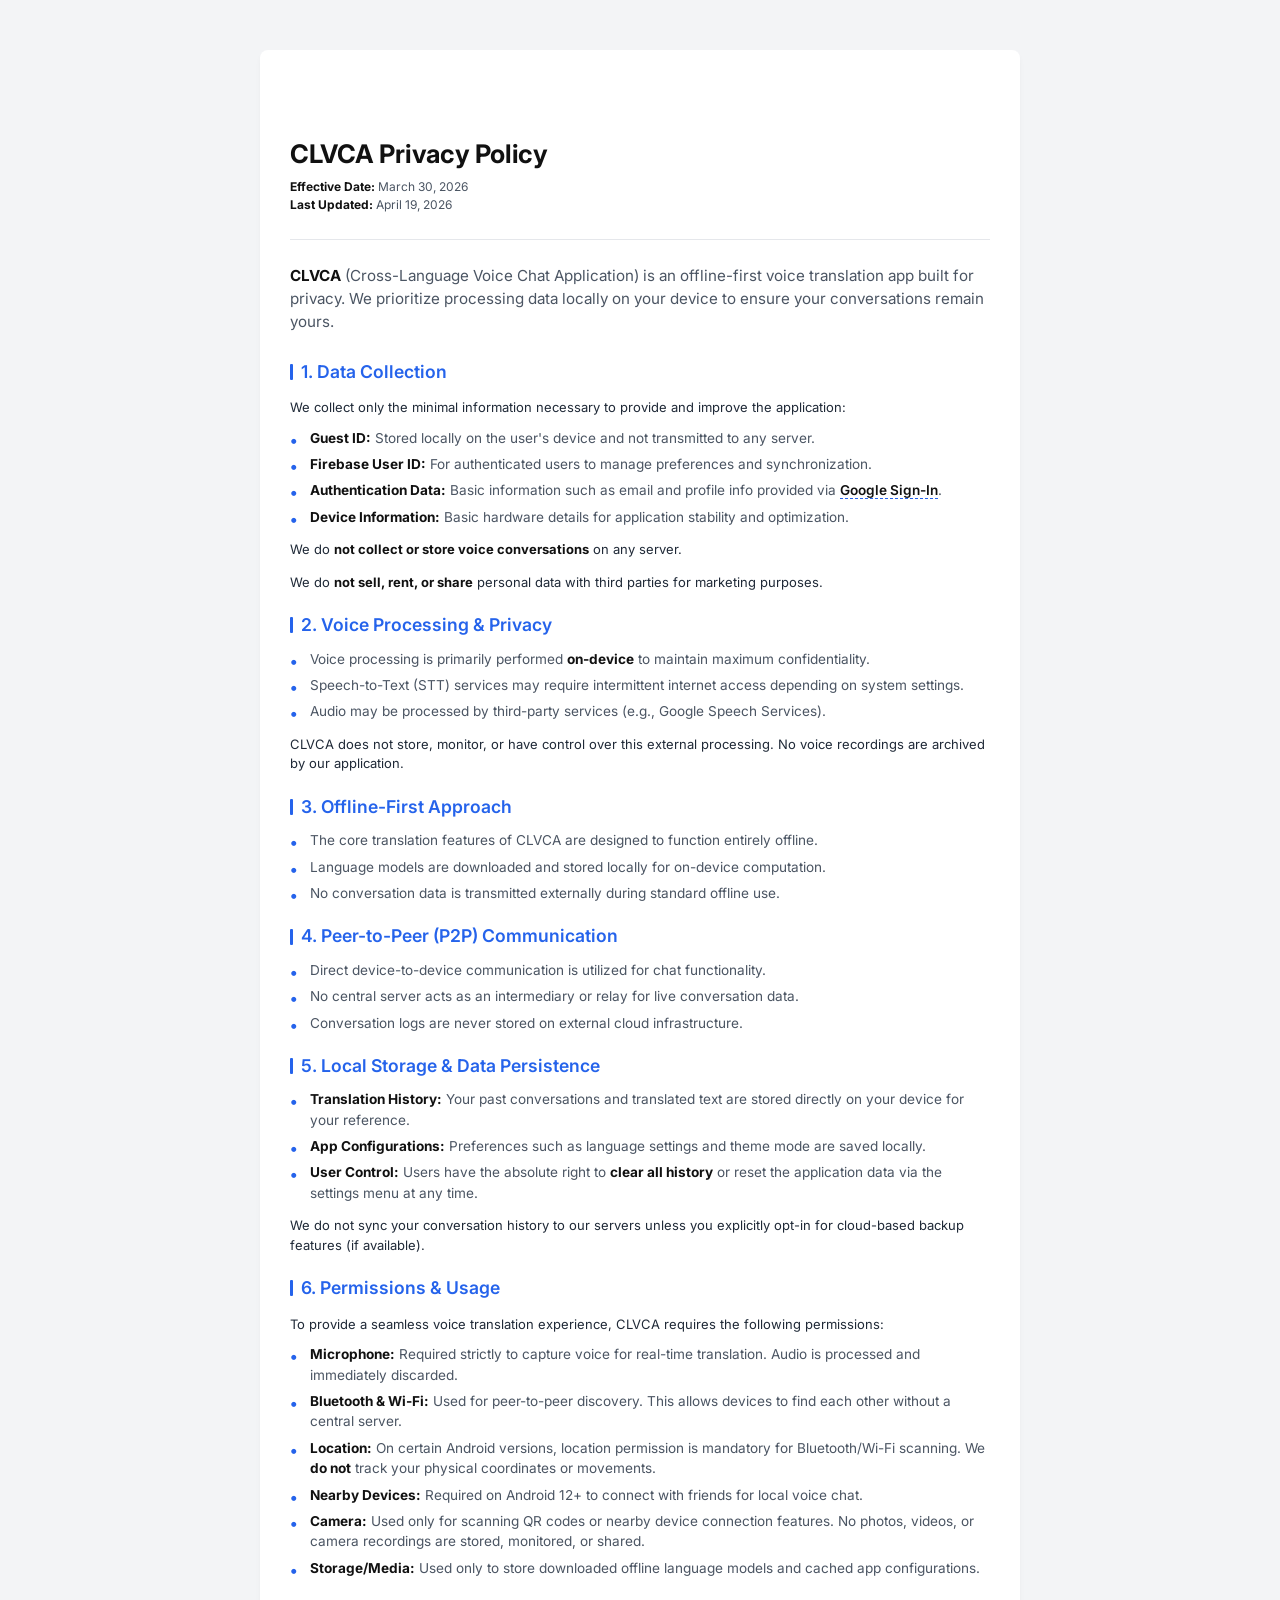
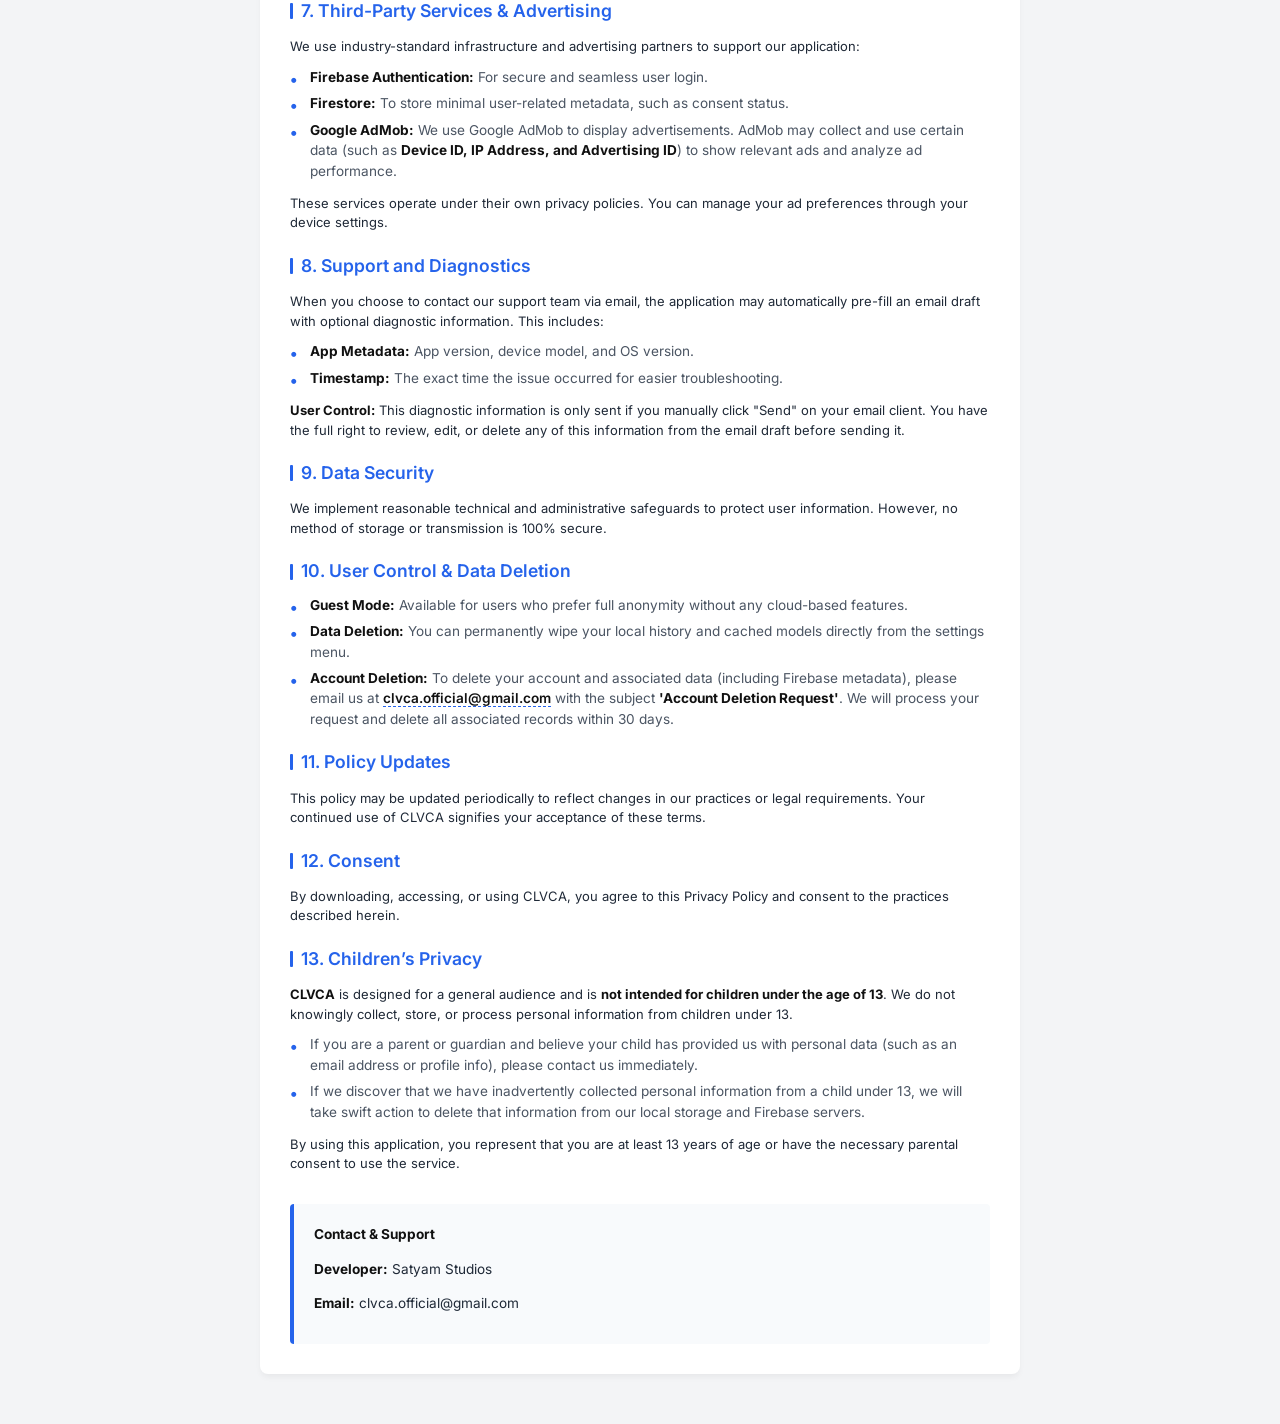
<file: privacy-policy.html>
<!DOCTYPE html>
<html lang="en">
<head>
  <meta charset="UTF-8">
  <meta name="viewport" content="width=device-width, initial-scale=1.0">
  <title>Privacy Policy | CLVCA</title>
  <meta name="description" content="Read the CLVCA privacy policy for its offline-first voice translation and peer-to-peer chat app.">
  <meta name="keywords" content="CLVCA privacy policy, offline translation privacy"><meta name="author" content="Satyam Studios"><meta name="robots" content="index,follow"><meta name="theme-color" content="#090e1a"><meta name="application-name" content="CLVCA"><meta name="apple-mobile-web-app-capable" content="yes"><meta name="mobile-web-app-capable" content="yes"><meta name="format-detection" content="telephone=no">
  <link rel="canonical" href="https://satyam-gawali.github.io/clvca-app/privacy-policy.html"><link rel="manifest" href="/clvca-app/site.webmanifest"><link rel="icon" href="/clvca-app/assets/icons/favicon.ico" sizes="any"><link rel="icon" href="/clvca-app/assets/icons/favicon.svg" type="image/svg+xml"><link rel="icon" href="/clvca-app/assets/icons/favicon-96x96.png" type="image/png" sizes="96x96"><link rel="apple-touch-icon" href="/clvca-app/assets/icons/apple-touch-icon.png">
  <meta property="og:title" content="Privacy Policy | CLVCA"><meta property="og:description" content="Learn how CLVCA handles information and supports private, offline-first communication."><meta property="og:image" content="https://satyam-gawali.github.io/clvca-app/assets/images/icon_1024.png"><meta property="og:url" content="https://satyam-gawali.github.io/clvca-app/privacy-policy.html"><meta property="og:type" content="website"><meta property="og:site_name" content="CLVCA"><meta name="twitter:card" content="summary_large_image"><meta name="twitter:title" content="Privacy Policy | CLVCA"><meta name="twitter:description" content="CLVCA privacy information."><meta name="twitter:image" content="https://satyam-gawali.github.io/clvca-app/assets/images/icon_1024.png">
  <script type="application/ld+json">{"@context":"https://schema.org","@type":"BreadcrumbList","itemListElement":[{"@type":"ListItem","position":1,"name":"Home","item":"https://satyam-gawali.github.io/clvca-app/"},{"@type":"ListItem","position":2,"name":"Privacy Policy","item":"https://satyam-gawali.github.io/clvca-app/privacy-policy.html"}]}</script>
  <link href="https://fonts.googleapis.com/css2?family=Inter:wght@300;400;600;700&display=swap" rel="stylesheet">
  <link rel="stylesheet" href="assets/css/style.css">
</head>
<body>

<div class="container">

  <div class="top-spacer"></div>
  
  <header>
    <h1>CLVCA Privacy Policy</h1>
      <p class="last-updated">
        <strong>Effective Date:</strong> March 30, 2026<br>
        <strong>Last Updated:</strong> April 19, 2026
      </p>  
  </header>

  <p class="intro">
    <strong>CLVCA</strong> (Cross-Language Voice Chat Application) is an offline-first voice translation app 
    built for privacy. We prioritize processing data locally on your device to ensure your conversations remain yours.
  </p>

  <section>
    <h2>1. Data Collection</h2>
    <p>We collect only the minimal information necessary to provide and improve the application:</p>
    <ul>
      <li><strong>Guest ID:</strong> Stored locally on the user's device and not transmitted to any server.</li>
      <li><strong>Firebase User ID:</strong> For authenticated users to manage preferences and synchronization.</li>
      <li><strong>Authentication Data:</strong> Basic information such as email and profile info provided via <span class="highlight-text">Google Sign-In</span>.</li>
      <li><strong>Device Information:</strong> Basic hardware details for application stability and optimization.</li>
    </ul>
    <p>We do <strong>not collect or store voice conversations</strong> on any server.</p>
    <p>We do <strong>not sell, rent, or share</strong> personal data with third parties for marketing purposes.</p>
  </section>

  <section>
    <h2>2. Voice Processing & Privacy</h2>
    <ul>
      <li>Voice processing is primarily performed <strong>on-device</strong> to maintain maximum confidentiality.</li>
      <li>Speech-to-Text (STT) services may require intermittent internet access depending on system settings.</li>
      <li>Audio may be processed by third-party services (e.g., Google Speech Services).</li>
    </ul>
    <p>CLVCA does not store, monitor, or have control over this external processing. No voice recordings are archived by our application.</p>
  </section>

  <section>
    <h2>3. Offline-First Approach</h2>
    <ul>
      <li>The core translation features of CLVCA are designed to function entirely offline.</li>
      <li>Language models are downloaded and stored locally for on-device computation.</li>
      <li>No conversation data is transmitted externally during standard offline use.</li>
    </ul>
  </section>

  <section>
    <h2>4. Peer-to-Peer (P2P) Communication</h2>
    <ul>
      <li>Direct device-to-device communication is utilized for chat functionality.</li>
      <li>No central server acts as an intermediary or relay for live conversation data.</li>
      <li>Conversation logs are never stored on external cloud infrastructure.</li>
    </ul>
  </section>

 <section>
  <h2>5. Local Storage & Data Persistence</h2>
  <ul>
    <li><strong>Translation History:</strong> Your past conversations and translated text are stored directly on your device for your reference.</li>
    <li><strong>App Configurations:</strong> Preferences such as language settings and theme mode are saved locally.</li>
    <li><strong>User Control:</strong> Users have the absolute right to <strong>clear all history</strong> or reset the application data via the settings menu at any time.</li>
  </ul>
  <p>We do not sync your conversation history to our servers unless you explicitly opt-in for cloud-based backup features (if available).</p>
</section>

  <section>
  <h2>6. Permissions & Usage</h2>
<p>To provide a seamless voice translation experience, CLVCA requires the following permissions:</p>
<ul>
  <li><strong>Microphone:</strong> Required strictly to capture voice for real-time translation. Audio is processed and immediately discarded.</li>
  <li><strong>Bluetooth & Wi-Fi:</strong> Used for peer-to-peer discovery. This allows devices to find each other without a central server.</li>
  <li><strong>Location:</strong> On certain Android versions, location permission is mandatory for Bluetooth/Wi-Fi scanning. We <strong>do not</strong> track your physical coordinates or movements.</li>
  <li><strong>Nearby Devices:</strong> Required on Android 12+ to connect with friends for local voice chat.</li>
  <li><strong>Camera:</strong> Used only for scanning QR codes or nearby device connection features. No photos, videos, or camera recordings are stored, monitored, or shared.</li>
  <li><strong>Storage/Media:</strong> Used only to store downloaded offline language models and cached app configurations.</li>
</ul>
</section>

  <section>
  <h2>7. Third-Party Services & Advertising</h2>
  <p>We use industry-standard infrastructure and advertising partners to support our application:</p>
  <ul>
    <li><strong>Firebase Authentication:</strong> For secure and seamless user login.</li>
    <li><strong>Firestore:</strong> To store minimal user-related metadata, such as consent status.</li>
    <li><strong>Google AdMob:</strong> We use Google AdMob to display advertisements. AdMob may collect and use certain data (such as <strong>Device ID, IP Address, and Advertising ID</strong>) to show relevant ads and analyze ad performance.</li>
  </ul>
  <p>These services operate under their own privacy policies. You can manage your ad preferences through your device settings.</p>
</section>

  <section>
  <h2>8. Support and Diagnostics</h2>
  <p>
    When you choose to contact our support team via email, the application may automatically pre-fill an email draft with optional diagnostic information. This includes:
  </p>
  <ul>
    <li><strong>App Metadata:</strong> App version, device model, and OS version.</li>
    <li><strong>Timestamp:</strong> The exact time the issue occurred for easier troubleshooting.</li>
  </ul>
  <p>
    <strong>User Control:</strong> This diagnostic information is only sent if you manually click "Send" on your email client. You have the full right to review, edit, or delete any of this information from the email draft before sending it.
  </p>
</section>

  <section>
  <h2>9. Data Security</h2>
  <p>
    We implement reasonable technical and administrative safeguards to protect user information. However, no method of storage or transmission is 100% secure.
  </p>
</section>

  <section>
    <h2>10. User Control & Data Deletion</h2>
    <ul>
      <li><strong>Guest Mode:</strong> Available for users who prefer full anonymity without any cloud-based features.</li>
      <li><strong>Data Deletion:</strong> You can permanently wipe your local history and cached models directly from the settings menu.</li>
      <li><strong>Account Deletion:</strong> To delete your account and associated data (including Firebase metadata), please email us at <span class="highlight-text">clvca.official@gmail.com</span> with the subject <strong>'Account Deletion Request'</strong>. We will process your request and delete all associated records within 30 days.</li>
    </ul>
  </section>


  <section>
    <h2>11. Policy Updates</h2>
    <p>This policy may be updated periodically to reflect changes in our practices or legal requirements. Your continued use of CLVCA signifies your acceptance of these terms.</p>
  </section>

  <section>
    <h2>12. Consent</h2>
    <p>
      By downloading, accessing, or using CLVCA, you agree to this Privacy Policy and consent to the practices described herein.
    </p>
  </section>

  <section>
    <h2>13. Children’s Privacy</h2>
    <p>
      <strong>CLVCA</strong> is designed for a general audience and is <strong>not intended for children under the age of 13</strong>. 
      We do not knowingly collect, store, or process personal information from children under 13.
    </p>
    <ul>
      <li>If you are a parent or guardian and believe your child has provided us with personal data (such as an email address or profile info), please contact us immediately.</li>
      <li>If we discover that we have inadvertently collected personal information from a child under 13, we will take swift action to delete that information from our local storage and Firebase servers.</li>
    </ul>
    <p>By using this application, you represent that you are at least 13 years of age or have the necessary parental consent to use the service.</p>
  </section>


  <div class="contact-box">
    <strong>Contact & Support</strong>
    <p style="margin-top:15px;"><strong>Developer:</strong> Satyam Studios</p>
    <p><strong>Email:</strong> clvca.official@gmail.com</p>
  </div>
</div>

</body>
</html>
</file>
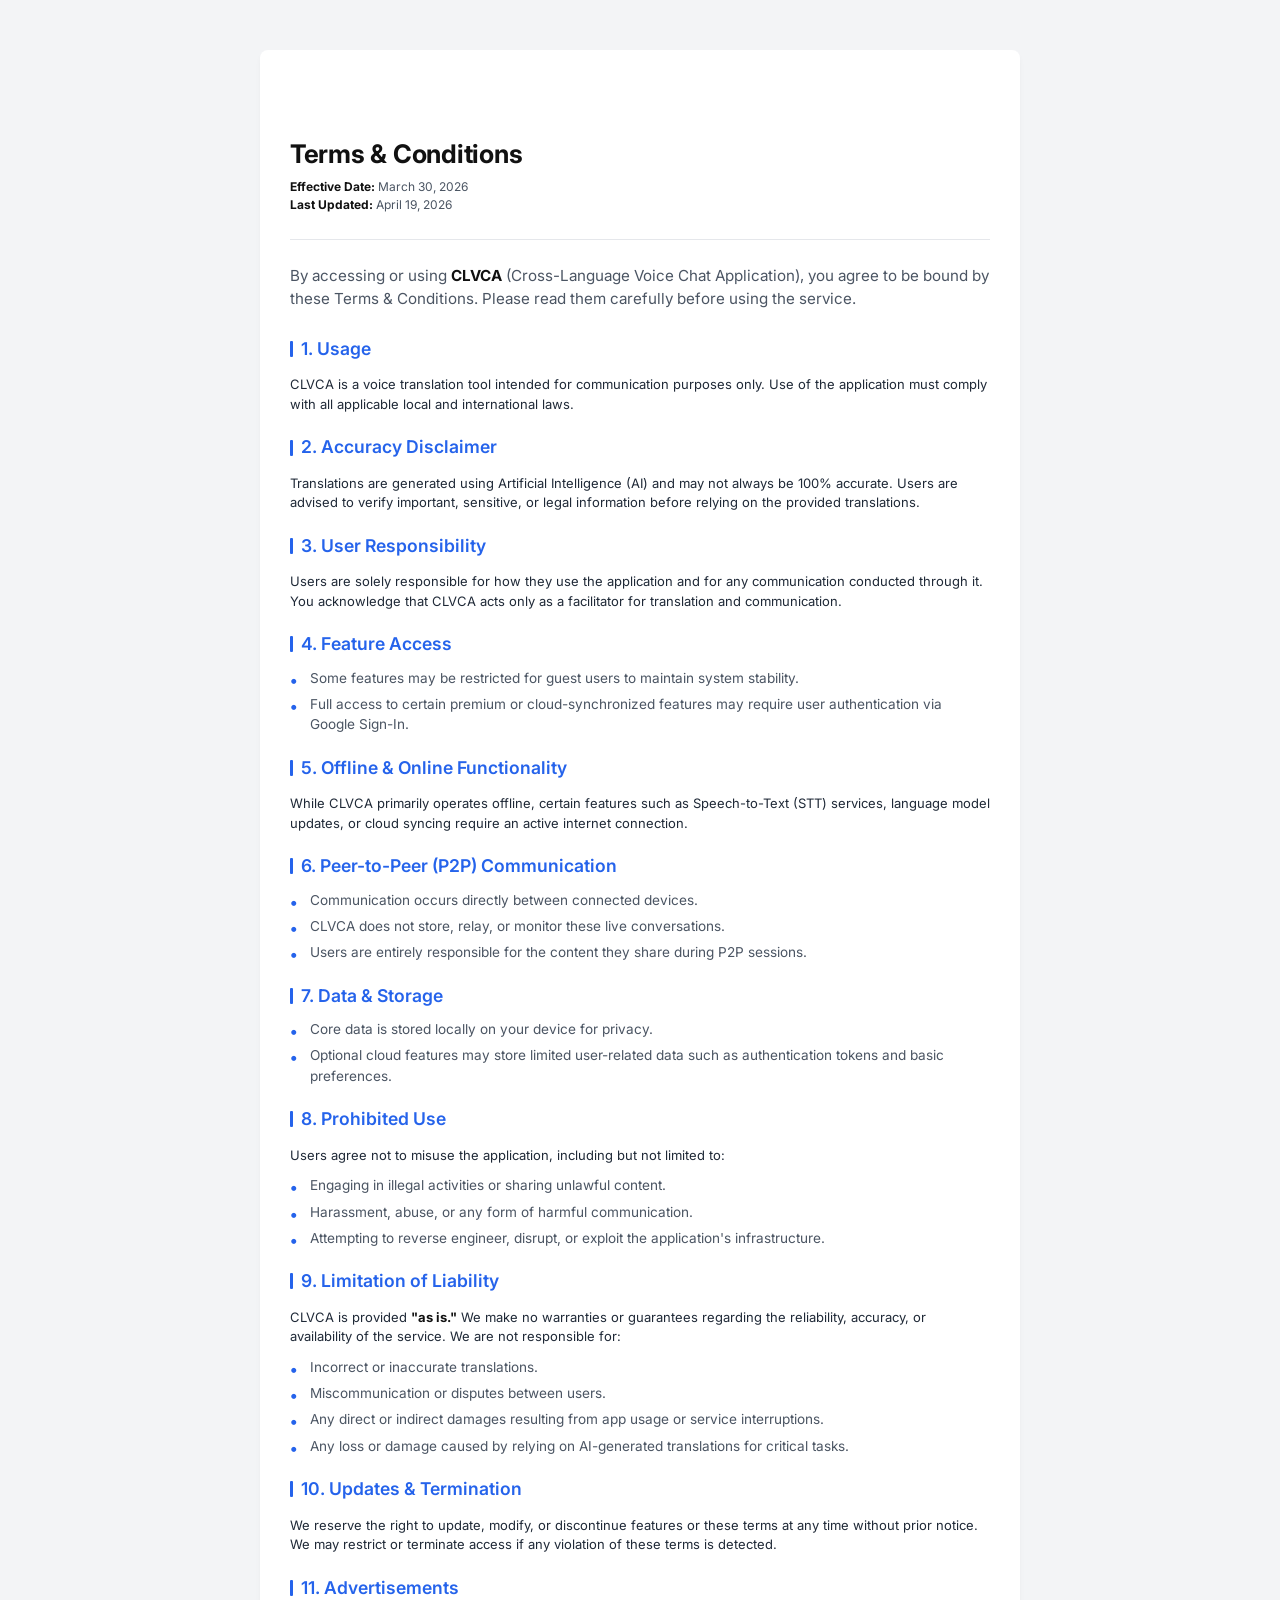
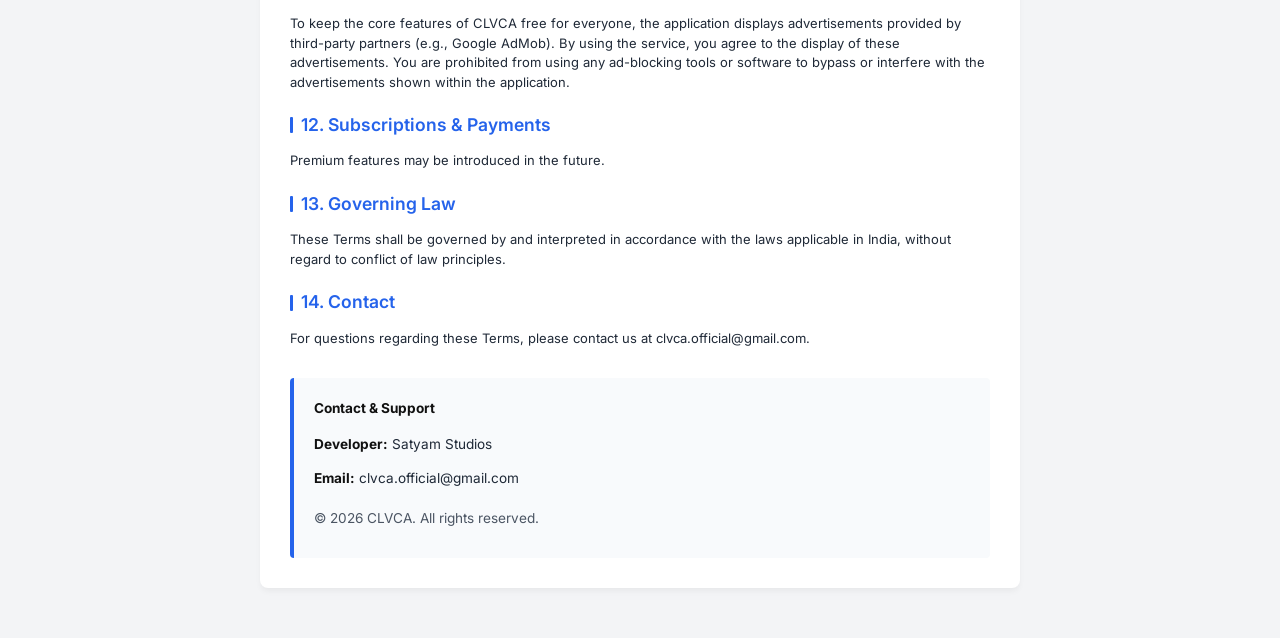
<file: terms.html>
<!DOCTYPE html>
<html lang="en">
<head>
  <meta charset="UTF-8">
  <meta name="viewport" content="width=device-width, initial-scale=1.0">
  <title>Terms & Conditions | CLVCA</title>
  <meta name="description" content="Read the CLVCA terms and conditions for the offline-first voice translation app.">
  <meta name="keywords" content="CLVCA terms, voice translation app terms"><meta name="author" content="Satyam Studios"><meta name="robots" content="index,follow"><meta name="theme-color" content="#090e1a"><meta name="application-name" content="CLVCA"><meta name="apple-mobile-web-app-capable" content="yes"><meta name="mobile-web-app-capable" content="yes"><meta name="format-detection" content="telephone=no">
  <link rel="canonical" href="https://satyam-gawali.github.io/clvca-app/terms.html"><link rel="manifest" href="/clvca-app/site.webmanifest"><link rel="icon" href="/clvca-app/assets/icons/favicon.ico" sizes="any"><link rel="icon" href="/clvca-app/assets/icons/favicon.svg" type="image/svg+xml"><link rel="icon" href="/clvca-app/assets/icons/favicon-96x96.png" type="image/png" sizes="96x96"><link rel="apple-touch-icon" href="/clvca-app/assets/icons/apple-touch-icon.png">
  <meta property="og:title" content="Terms & Conditions | CLVCA"><meta property="og:description" content="Terms for using CLVCA voice translation and P2P chat."><meta property="og:image" content="https://satyam-gawali.github.io/clvca-app/assets/images/icon_1024.png"><meta property="og:url" content="https://satyam-gawali.github.io/clvca-app/terms.html"><meta property="og:type" content="website"><meta property="og:site_name" content="CLVCA"><meta name="twitter:card" content="summary_large_image"><meta name="twitter:title" content="Terms & Conditions | CLVCA"><meta name="twitter:description" content="CLVCA terms and conditions."><meta name="twitter:image" content="https://satyam-gawali.github.io/clvca-app/assets/images/icon_1024.png">
  <script type="application/ld+json">{"@context":"https://schema.org","@type":"BreadcrumbList","itemListElement":[{"@type":"ListItem","position":1,"name":"Home","item":"https://satyam-gawali.github.io/clvca-app/"},{"@type":"ListItem","position":2,"name":"Terms","item":"https://satyam-gawali.github.io/clvca-app/terms.html"}]}</script>
  <link href="https://fonts.googleapis.com/css2?family=Inter:wght@300;400;600;700&display=swap" rel="stylesheet">
  <link rel="stylesheet" href="assets/css/style.css">
</head>
<body>

<div class="container">

  <div class="top-spacer"></div>
  
  <header>
    <h1>Terms & Conditions</h1>
    <p class="last-updated">
      <strong>Effective Date:</strong> March 30, 2026<br>
      <strong>Last Updated:</strong> April 19, 2026
    </p>
  </header>

  <p class="intro">
    By accessing or using <strong>CLVCA</strong> (Cross-Language Voice Chat Application), 
    you agree to be bound by these Terms & Conditions. Please read them carefully before using the service.
  </p>

  <section>
    <h2>1. Usage</h2>
    <p>CLVCA is a voice translation tool intended for communication purposes only. Use of the application must comply with all applicable local and international laws.</p>
  </section>

  <section>
    <h2>2. Accuracy Disclaimer</h2>
    <p>Translations are generated using Artificial Intelligence (AI) and may not always be 100% accurate. Users are advised to verify important, sensitive, or legal information before relying on the provided translations.</p>
  </section>

  <section>
    <h2>3. User Responsibility</h2>
    <p>Users are solely responsible for how they use the application and for any communication conducted through it. You acknowledge that CLVCA acts only as a facilitator for translation and communication.</p>
  </section>

  <section>
    <h2>4. Feature Access</h2>
    <ul>
      <li>Some features may be restricted for guest users to maintain system stability.</li>
      <li>Full access to certain premium or cloud-synchronized features may require user authentication via Google Sign-In.</li>
    </ul>
  </section>

  <section>
    <h2>5. Offline & Online Functionality</h2>
    <p>While CLVCA primarily operates offline, certain features such as Speech-to-Text (STT) services, language model updates, or cloud syncing require an active internet connection.</p>
  </section>

  <section>
    <h2>6. Peer-to-Peer (P2P) Communication</h2>
    <ul>
      <li>Communication occurs directly between connected devices.</li>
      <li>CLVCA does not store, relay, or monitor these live conversations.</li>
      <li>Users are entirely responsible for the content they share during P2P sessions.</li>
    </ul>
  </section>

  <section>
    <h2>7. Data & Storage</h2>
    <ul>
      <li>Core data is stored locally on your device for privacy.</li>
      <li>Optional cloud features may store limited user-related data such as authentication tokens and basic preferences.</li>
    </ul>
  </section>

  <section>
    <h2>8. Prohibited Use</h2>
    <p>Users agree not to misuse the application, including but not limited to:</p>
    <ul>
      <li>Engaging in illegal activities or sharing unlawful content.</li>
      <li>Harassment, abuse, or any form of harmful communication.</li>
      <li>Attempting to reverse engineer, disrupt, or exploit the application's infrastructure.</li>
    </ul>
  </section>

  <section>
    <h2>9. Limitation of Liability</h2>
    <p>CLVCA is provided <strong>"as is."</strong> We make no warranties or guarantees regarding the reliability, accuracy, or availability of the service. We are not responsible for:</p>
    <ul>
      <li>Incorrect or inaccurate translations.</li>
      <li>Miscommunication or disputes between users.</li>
      <li>Any direct or indirect damages resulting from app usage or service interruptions.</li>
      <li>Any loss or damage caused by relying on AI-generated translations for critical tasks.</li>
    </ul>
  </section>

  <section>
    <h2>10. Updates & Termination</h2>
    <p>We reserve the right to update, modify, or discontinue features or these terms at any time without prior notice. We may restrict or terminate access if any violation of these terms is detected.</p>
  </section>

  <section>
    <h2>11. Advertisements</h2>
    <p>To keep the core features of CLVCA free for everyone, the application displays advertisements provided by third-party partners (e.g., Google AdMob). By using the service, you agree to the display of these advertisements. You are prohibited from using any ad-blocking tools or software to bypass or interfere with the advertisements shown within the application.</p>
  </section>

  <section>
    <h2>12. Subscriptions & Payments</h2>
    <!-- <p>Certain premium features may require a paid subscription. All payments are processed through the Google Play Store billing system. We reserve the right to modify subscription fees or features at any time. Refunds, if applicable, are governed by the Google Play Refund Policy.</p> -->
    <P>Premium features may be introduced in the future.</P>
  </section>

  <section>
    <h2>13. Governing Law</h2>
    <p>
      These Terms shall be governed by and interpreted in accordance with the laws applicable in India, without regard to conflict of law principles.
    </p>
  </section>

  <section>
    <h2>14. Contact</h2>
    <p>
      For questions regarding these Terms, please contact us at clvca.official@gmail.com.
    </p>
  </section>
  
  <div class="contact-box">
    <strong>Contact & Support</strong>
    <p style="margin-top: 15px;"><strong>Developer:</strong> Satyam Studios</p>
    <p><strong>Email:</strong> clvca.official@gmail.com</p>
    <p style="font-size: 0.85rem; color: var(--text-muted); margin-top: 20px;">© 2026 CLVCA. All rights reserved.</p>
  </div>
</div>

</body>
</html>
</file>
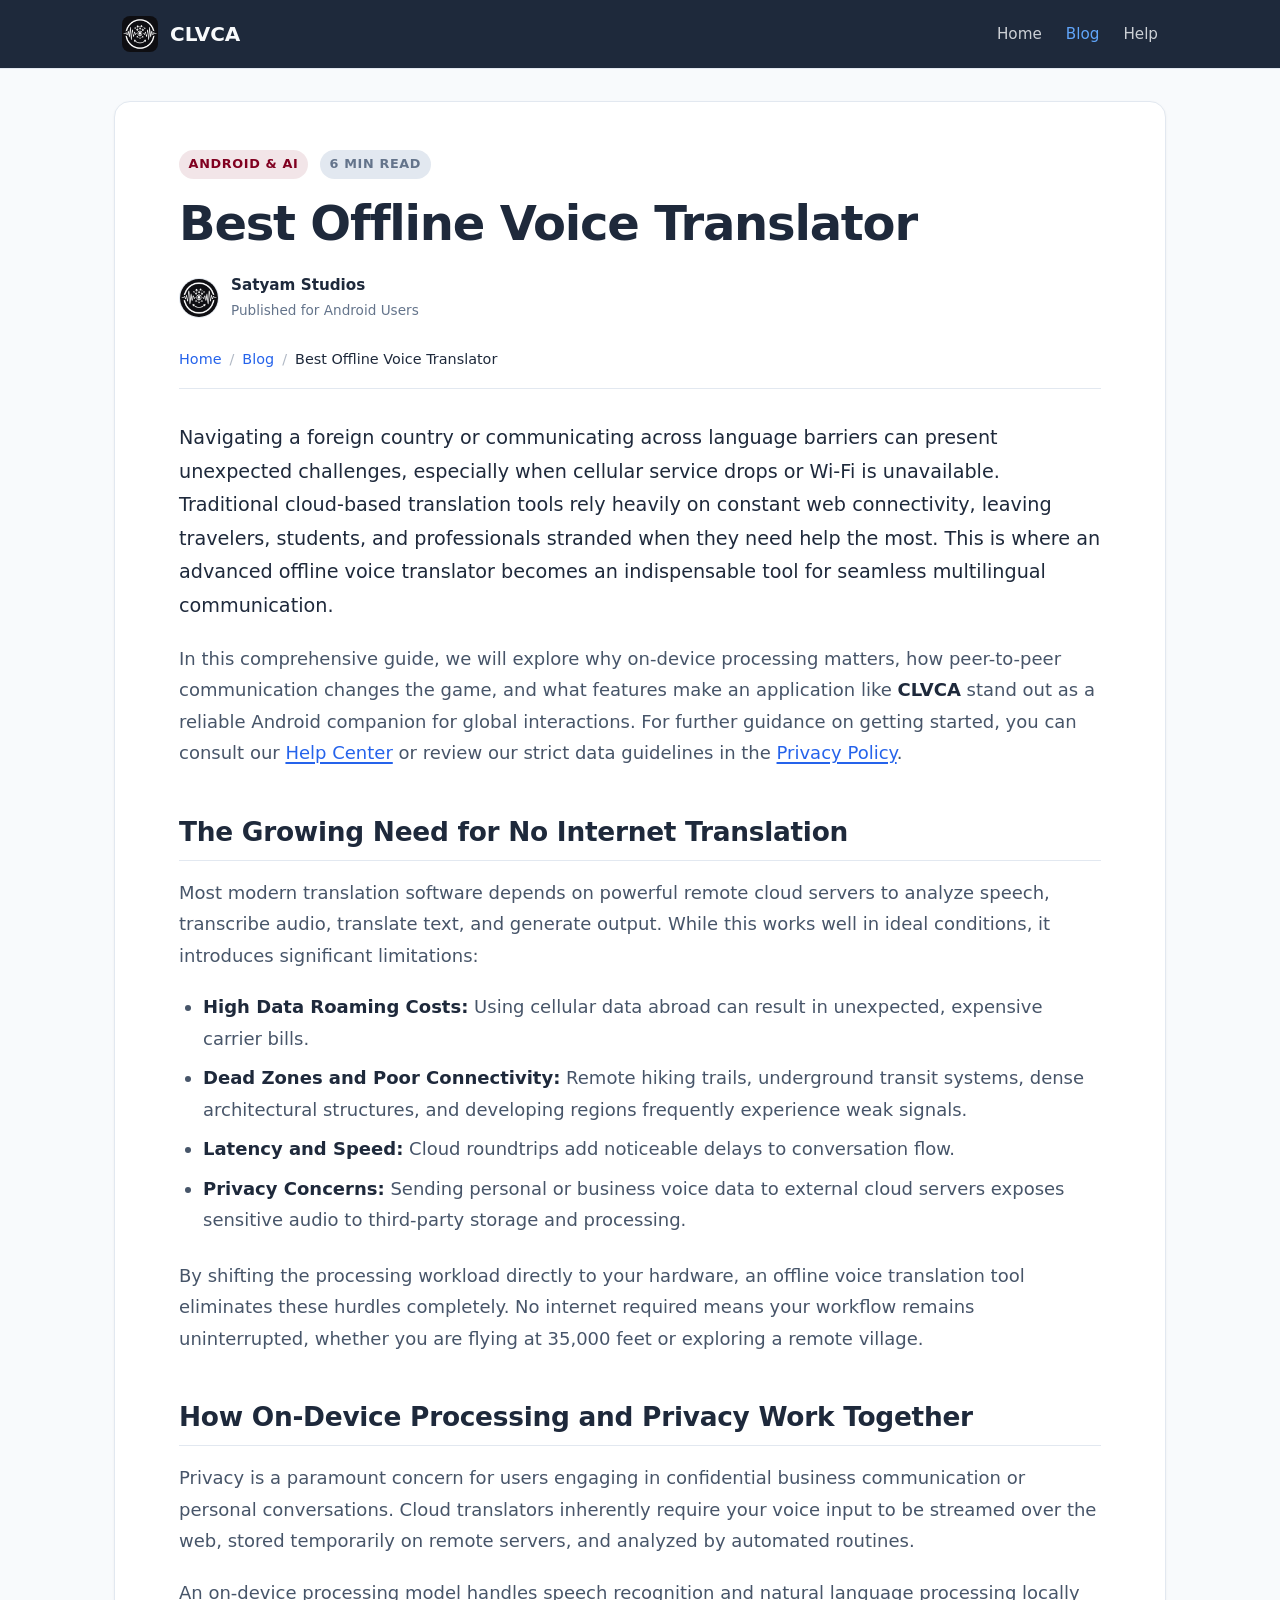
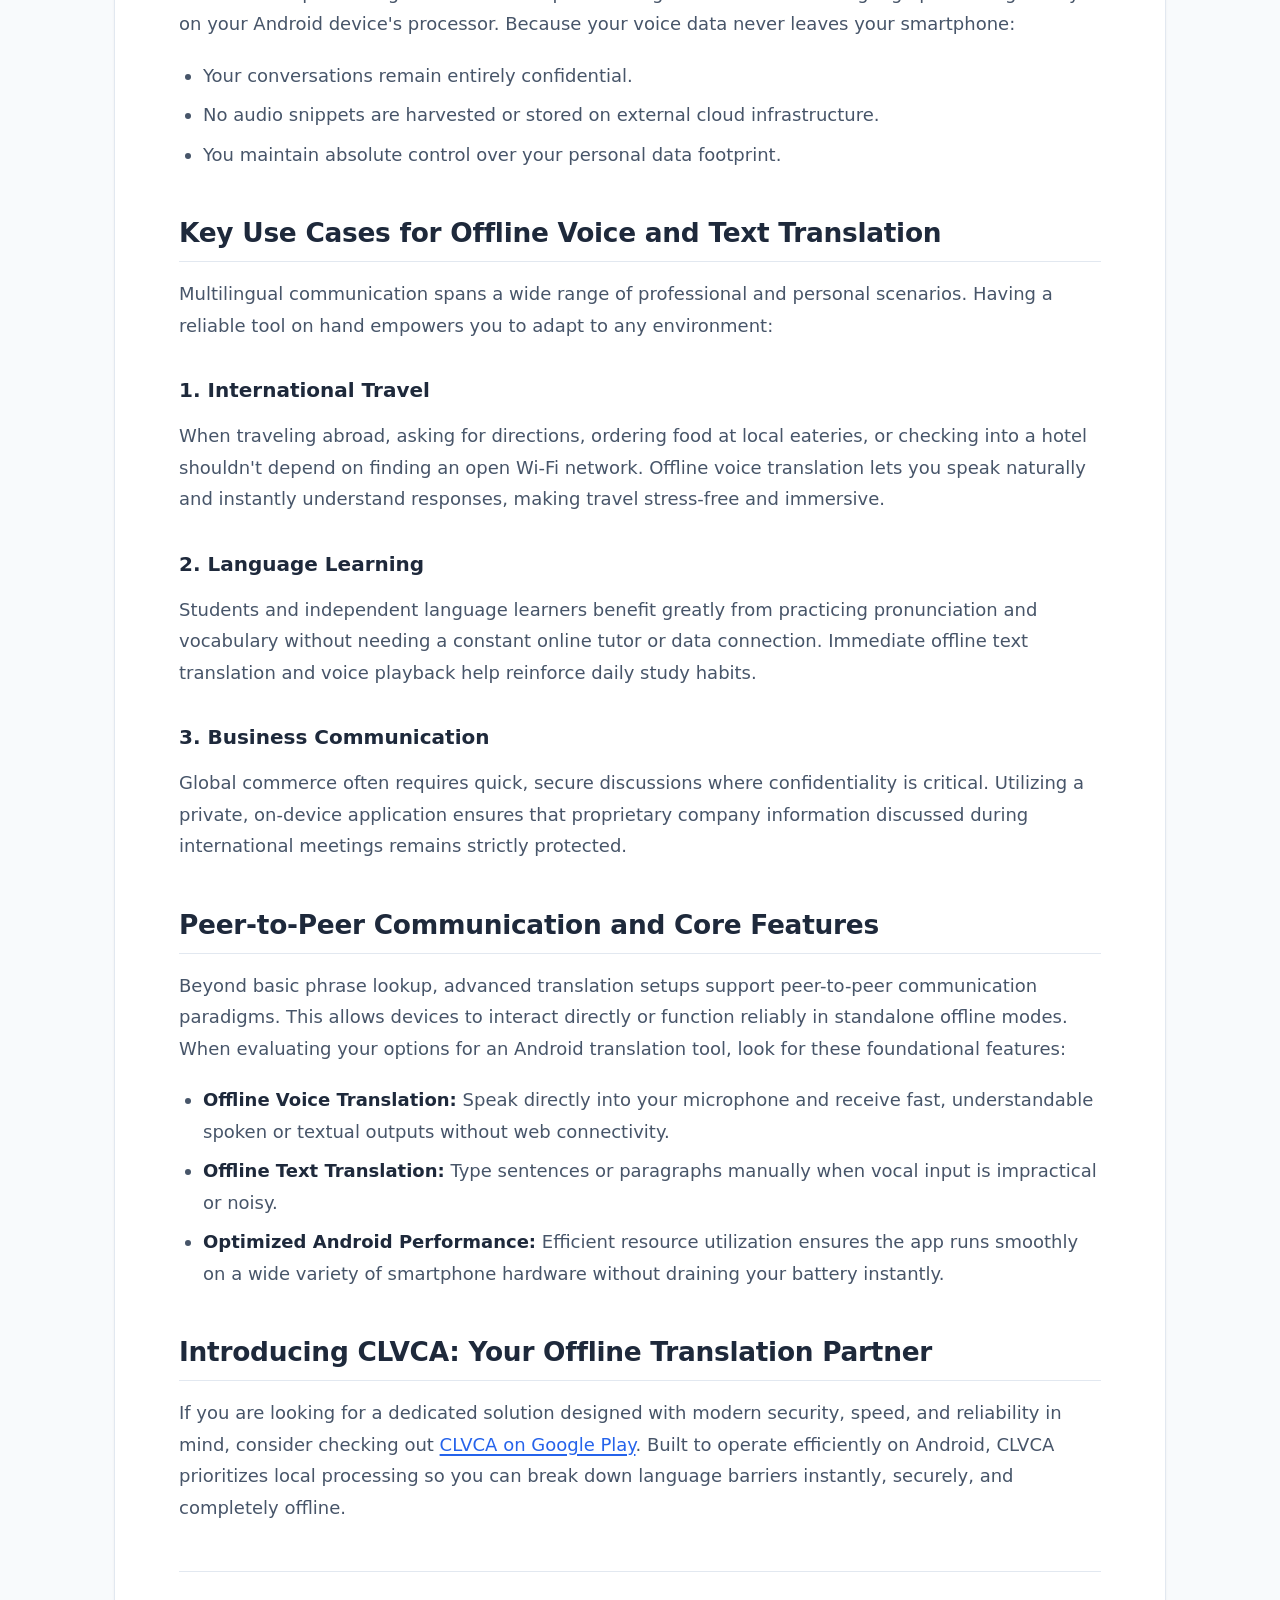
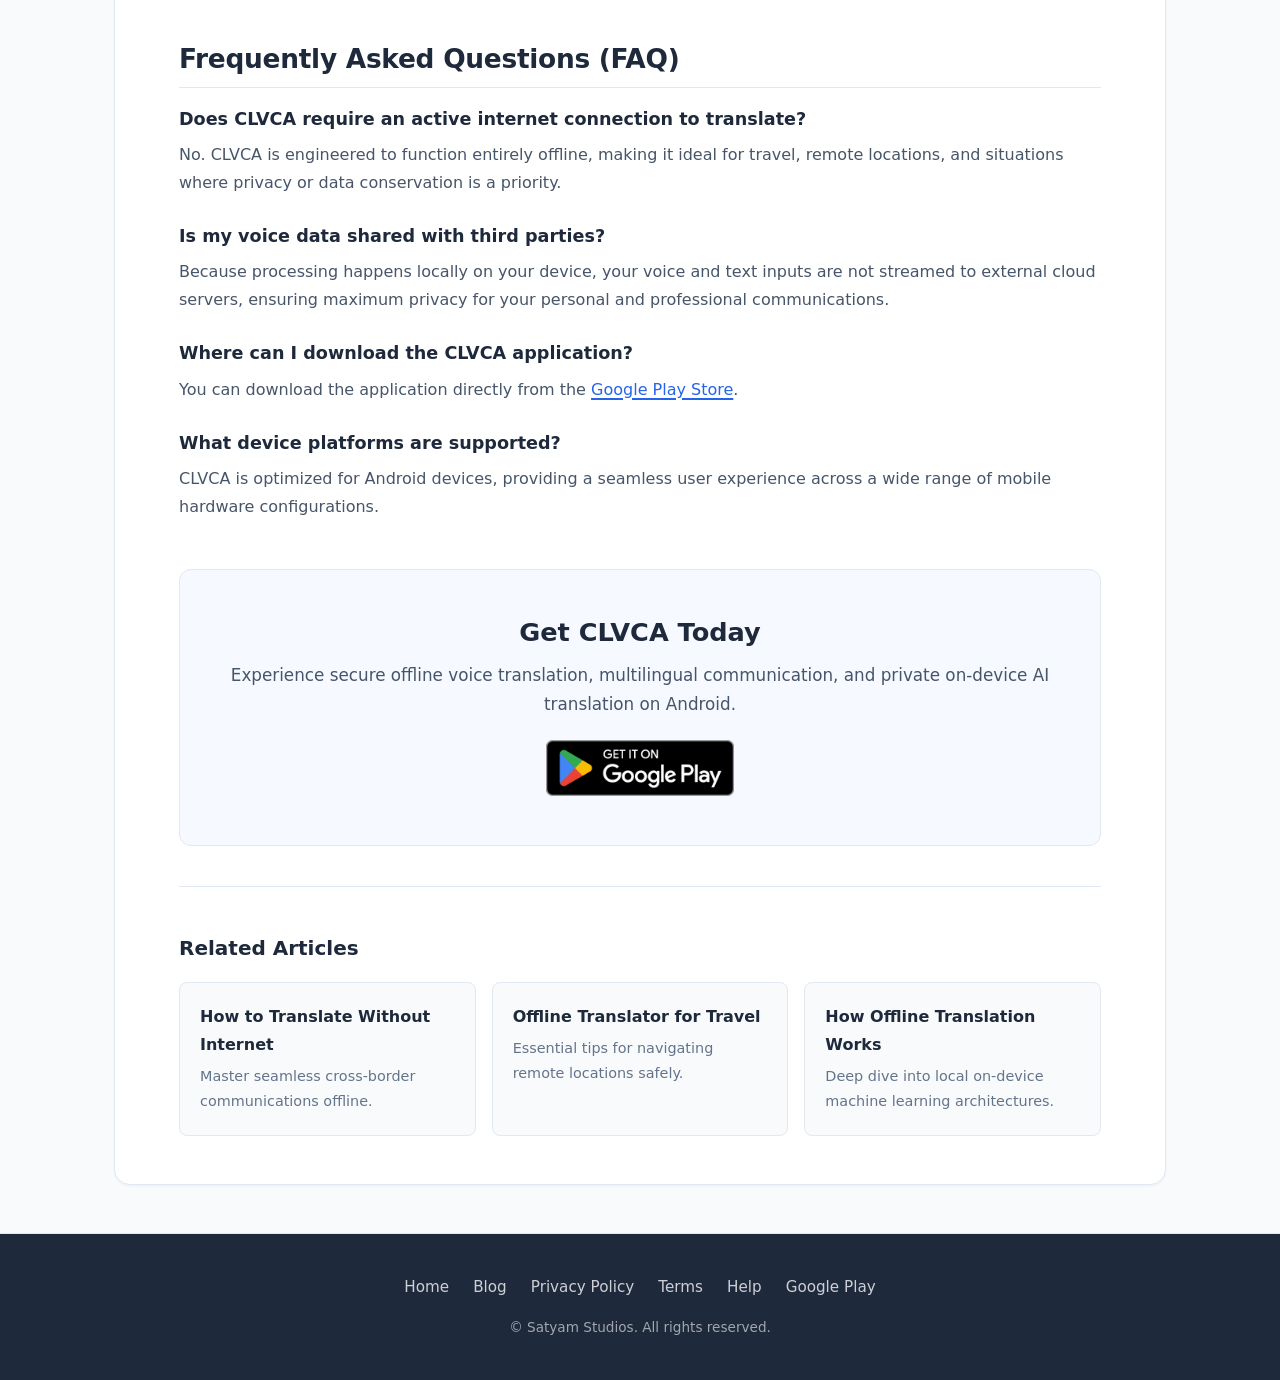
<file: blog/best-offline-voice-translator.html>
<!DOCTYPE html>
<html lang="en">
<head>
  <meta charset="UTF-8">
  <meta name="viewport" content="width=device-width, initial-scale=1.0">
  <title>Best Offline Voice Translator | CLVCA Blog</title>
  <meta name="description" content="Discover the best offline voice translator for Android. Learn how CLVCA enables secure, private, and fast multilingual communication without an internet connection.">
  <meta name="keywords" content="offline voice translator, offline text translation, Android translation app, no internet translator, private translator app, CLVCA">
  <meta name="author" content="Satyam Studios">
  <meta name="robots" content="index, follow">
  <meta name="theme-color" content="#1E293B">
  <meta name="application-name" content="CLVCA">
  <meta name="format-detection" content="telephone=no">
  <link rel="canonical" href="https://satyam-gawali.github.io/clvca-app/blog/best-offline-voice-translator.html">
  <link rel="icon" href="/clvca-app/assets/icons/favicon.ico" sizes="any">
  <link rel="icon" href="/clvca-app/assets/icons/favicon.svg" type="image/svg+xml">
  <link rel="icon" href="/clvca-app/assets/icons/favicon-96x96.png" type="image/png" sizes="96x96">
  <link rel="apple-touch-icon" href="/clvca-app/assets/icons/apple-touch-icon.png">
  <meta property="og:title" content="Best Offline Voice Translator | CLVCA Blog">
  <meta property="og:description" content="Discover the best offline voice translator for Android. Learn how CLVCA enables secure, private, and fast multilingual communication without an internet connection.">
  <meta property="og:image" content="https://satyam-gawali.github.io/clvca-app/assets/images/icon_1024.png">
  <meta property="og:url" content="https://satyam-gawali.github.io/clvca-app/blog/best-offline-voice-translator.html">
  <meta property="og:type" content="article">
  <meta property="og:site_name" content="CLVCA">
  <meta name="twitter:card" content="summary_large_image">
  <meta name="twitter:title" content="Best Offline Voice Translator | CLVCA Blog">
  <meta name="twitter:description" content="Discover the best offline voice translator for Android. Learn how CLVCA enables secure, private, and fast multilingual communication without an internet connection.">
  <meta name="twitter:image" content="https://satyam-gawali.github.io/clvca-app/assets/images/icon_1024.png">
  <link rel="stylesheet" href="../assets/css/blog-article.css">
  <script type="application/ld+json">
  {
    "@context": "https://schema.org",
    "@type": "Article",
    "headline": "Best Offline Voice Translator",
    "description": "Discover the best offline voice translator for Android. Learn how CLVCA enables secure, private, and fast multilingual communication without an internet connection.",
    "image": "https://satyam-gawali.github.io/clvca-app/assets/images/icon_1024.png",
    "author": {
      "@type": "Organization",
      "name": "Satyam Studios"
    },
    "publisher": {
      "@type": "Organization",
      "name": "Satyam Studios",
      "logo": {
        "@type": "ImageObject",
        "url": "https://satyam-gawali.github.io/clvca-app/assets/images/icon_1024.png"
      }
    },
    "mainEntityOfPage": {
      "@type": "WebPage",
      "@id": "https://satyam-gawali.github.io/clvca-app/blog/best-offline-voice-translator.html"
    }
  }
  </script>
  <script type="application/ld+json">
  {
    "@context": "https://schema.org",
    "@type": "FAQPage",
    "mainEntity": [
      {
        "@type": "Question",
        "name": "Does CLVCA require an active internet connection to translate?",
        "acceptedAnswer": {
          "@type": "Answer",
          "text": "No. CLVCA is engineered to function entirely offline, making it ideal for travel, remote locations, and situations where privacy or data conservation is a priority."
        }
      },
      {
        "@type": "Question",
        "name": "Is my voice data shared with third parties?",
        "acceptedAnswer": {
          "@type": "Answer",
          "text": "Because processing happens locally on your device, your voice and text inputs are not streamed to external cloud servers, ensuring maximum privacy for your personal and professional communications."
        }
      },
      {
        "@type": "Question",
        "name": "Where can I download the CLVCA application?",
        "acceptedAnswer": {
          "@type": "Answer",
          "text": "You can download the application directly from the Google Play Store."
        }
      },
      {
        "@type": "Question",
        "name": "What device platforms are supported?",
        "acceptedAnswer": {
          "@type": "Answer",
          "text": "CLVCA is optimized for Android devices, providing a seamless user experience across a wide range of mobile hardware configurations."
        }
      }
    ]
  }
  </script>
</head>
<body>
  <header class="site-header">
    <div class="nav-container">
      <a href="../" class="brand-logo">
        <img src="../assets/images/icon_1024.png" alt="CLVCA Logo" width="36" height="36" class="logo-img">
        <span>CLVCA</span>
      </a>
      <nav class="site-nav" aria-label="Main Navigation">
        <a href="../">Home</a>
        <a href="./" class="active">Blog</a>
        <a href="../help.html">Help</a>
      </nav>
    </div>
  </header>

  <main class="main-layout">
    <article class="article-card">
      <header class="article-header">
        <div class="meta-tags">
          <span class="tag category">Android &amp; AI</span>
          <span class="tag read-time">6 min read</span>
        </div>
        <h1>Best Offline Voice Translator</h1>
        <div class="author-block">
          <img src="../assets/images/icon_1024.png" alt="Satyam Studios" class="author-avatar" width="40" height="40">
          <div class="author-meta">
            <span class="author-name">Satyam Studios</span>
            <span class="publication-date">Published for Android Users</span>
          </div>
        </div>
      </header>

      <nav class="breadcrumb-trail" aria-label="Breadcrumb">
        <a href="../">Home</a>
        <span class="separator">/</span>
        <a href="./">Blog</a>
        <span class="separator">/</span>
        <span class="current">Best Offline Voice Translator</span>
      </nav>

      <section class="article-body" aria-labelledby="article-content">
        <p class="lead-paragraph">Navigating a foreign country or communicating across language barriers can present unexpected challenges, especially when cellular service drops or Wi-Fi is unavailable. Traditional cloud-based translation tools rely heavily on constant web connectivity, leaving travelers, students, and professionals stranded when they need help the most. This is where an advanced offline voice translator becomes an indispensable tool for seamless multilingual communication.</p>

        <p>In this comprehensive guide, we will explore why on-device processing matters, how peer-to-peer communication changes the game, and what features make an application like <strong>CLVCA</strong> stand out as a reliable Android companion for global interactions. For further guidance on getting started, you can consult our <a href="../help.html">Help Center</a> or review our strict data guidelines in the <a href="../privacy-policy.html">Privacy Policy</a>.</p>

        <h2>The Growing Need for No Internet Translation</h2>
        <p>Most modern translation software depends on powerful remote cloud servers to analyze speech, transcribe audio, translate text, and generate output. While this works well in ideal conditions, it introduces significant limitations:</p>
        
        <ul>
          <li><strong>High Data Roaming Costs:</strong> Using cellular data abroad can result in unexpected, expensive carrier bills.</li>
          <li><strong>Dead Zones and Poor Connectivity:</strong> Remote hiking trails, underground transit systems, dense architectural structures, and developing regions frequently experience weak signals.</li>
          <li><strong>Latency and Speed:</strong> Cloud roundtrips add noticeable delays to conversation flow.</li>
          <li><strong>Privacy Concerns:</strong> Sending personal or business voice data to external cloud servers exposes sensitive audio to third-party storage and processing.</li>
        </ul>

        <p>By shifting the processing workload directly to your hardware, an offline voice translation tool eliminates these hurdles completely. No internet required means your workflow remains uninterrupted, whether you are flying at 35,000 feet or exploring a remote village.</p>

        <h2>How On-Device Processing and Privacy Work Together</h2>
        <p>Privacy is a paramount concern for users engaging in confidential business communication or personal conversations. Cloud translators inherently require your voice input to be streamed over the web, stored temporarily on remote servers, and analyzed by automated routines.</p>
        
        <p>An on-device processing model handles speech recognition and natural language processing locally on your Android device's processor. Because your voice data never leaves your smartphone:</p>
        
        <ul>
          <li>Your conversations remain entirely confidential.</li>
          <li>No audio snippets are harvested or stored on external cloud infrastructure.</li>
          <li>You maintain absolute control over your personal data footprint.</li>
        </ul>

        <h2>Key Use Cases for Offline Voice and Text Translation</h2>
        <p>Multilingual communication spans a wide range of professional and personal scenarios. Having a reliable tool on hand empowers you to adapt to any environment:</p>
        
        <h3>1. International Travel</h3>
        <p>When traveling abroad, asking for directions, ordering food at local eateries, or checking into a hotel shouldn't depend on finding an open Wi-Fi network. Offline voice translation lets you speak naturally and instantly understand responses, making travel stress-free and immersive.</p>

        <h3>2. Language Learning</h3>
        <p>Students and independent language learners benefit greatly from practicing pronunciation and vocabulary without needing a constant online tutor or data connection. Immediate offline text translation and voice playback help reinforce daily study habits.</p>

        <h3>3. Business Communication</h3>
        <p>Global commerce often requires quick, secure discussions where confidentiality is critical. Utilizing a private, on-device application ensures that proprietary company information discussed during international meetings remains strictly protected.</p>

        <h2>Peer-to-Peer Communication and Core Features</h2>
        <p>Beyond basic phrase lookup, advanced translation setups support peer-to-peer communication paradigms. This allows devices to interact directly or function reliably in standalone offline modes. When evaluating your options for an Android translation tool, look for these foundational features:</p>
        
        <ul>
          <li><strong>Offline Voice Translation:</strong> Speak directly into your microphone and receive fast, understandable spoken or textual outputs without web connectivity.</li>
          <li><strong>Offline Text Translation:</strong> Type sentences or paragraphs manually when vocal input is impractical or noisy.</li>
          <li><strong>Optimized Android Performance:</strong> Efficient resource utilization ensures the app runs smoothly on a wide variety of smartphone hardware without draining your battery instantly.</li>
        </ul>

        <h2>Introducing CLVCA: Your Offline Translation Partner</h2>
        <p>If you are looking for a dedicated solution designed with modern security, speed, and reliability in mind, consider checking out <a href="https://play.google.com/store/apps/details?id=com.satyamstudios.clvca" target="_blank" rel="noopener noreferrer">CLVCA on Google Play</a>. Built to operate efficiently on Android, CLVCA prioritizes local processing so you can break down language barriers instantly, securely, and completely offline.</p>
        
        <div class="faq-container">
          <h2>Frequently Asked Questions (FAQ)</h2>
          
          <div class="faq-item">
            <h3>Does CLVCA require an active internet connection to translate?</h3>
            <p>No. CLVCA is engineered to function entirely offline, making it ideal for travel, remote locations, and situations where privacy or data conservation is a priority.</p>
          </div>

          <div class="faq-item">
            <h3>Is my voice data shared with third parties?</h3>
            <p>Because processing happens locally on your device, your voice and text inputs are not streamed to external cloud servers, ensuring maximum privacy for your personal and professional communications.</p>
          </div>

          <div class="faq-item">
            <h3>Where can I download the CLVCA application?</h3>
            <p>You can download the application directly from the <a href="https://play.google.com/store/apps/details?id=com.satyamstudios.clvca" target="_blank" rel="noopener noreferrer">Google Play Store</a>.</p>
          </div>

          <div class="faq-item">
            <h3>What device platforms are supported?</h3>
            <p>CLVCA is optimized for Android devices, providing a seamless user experience across a wide range of mobile hardware configurations.</p>
          </div>
        </div>
      </section>
      
      <section class="cta-banner">
        <div class="cta-content">
          <h2>Get CLVCA Today</h2>
          <p>Experience secure offline voice translation, multilingual communication, and private on-device AI translation on Android.</p>
        </div>
        <a href="https://play.google.com/store/apps/details?id=com.satyamstudios.clvca" target="_blank" rel="noopener noreferrer" class="badge-link">
          <img src="../assets/images/GetItOnGooglePlay.png" alt="Get it on Google Play" class="play-badge-img" height="60">
        </a>
      </section>

      <section class="related-section">
        <h3>Related Articles</h3>
        <div class="related-grid">
          <div class="related-card">
            <h4>How to Translate Without Internet</h4>
            <p>Master seamless cross-border communications offline.</p>
          </div>
          <div class="related-card">
            <h4>Offline Translator for Travel</h4>
            <p>Essential tips for navigating remote locations safely.</p>
          </div>
          <div class="related-card">
            <h4>How Offline Translation Works</h4>
            <p>Deep dive into local on-device machine learning architectures.</p>
          </div>
        </div>
      </section>
    </article>
  </main>

  <footer class="site-footer">
    <div class="footer-content">
      <div class="footer-links">
        <a href="../">Home</a>
        <a href="./">Blog</a>
        <a href="../privacy-policy.html">Privacy Policy</a>
        <a href="../terms.html">Terms</a>
        <a href="../help.html">Help</a>
        <a href="https://play.google.com/store/apps/details?id=com.satyamstudios.clvca" target="_blank" rel="noopener noreferrer">Google Play</a>
      </div>
      <p class="copyright">&copy; Satyam Studios. All rights reserved.</p>
    </div>
  </footer>
</body>
</html>
</file>
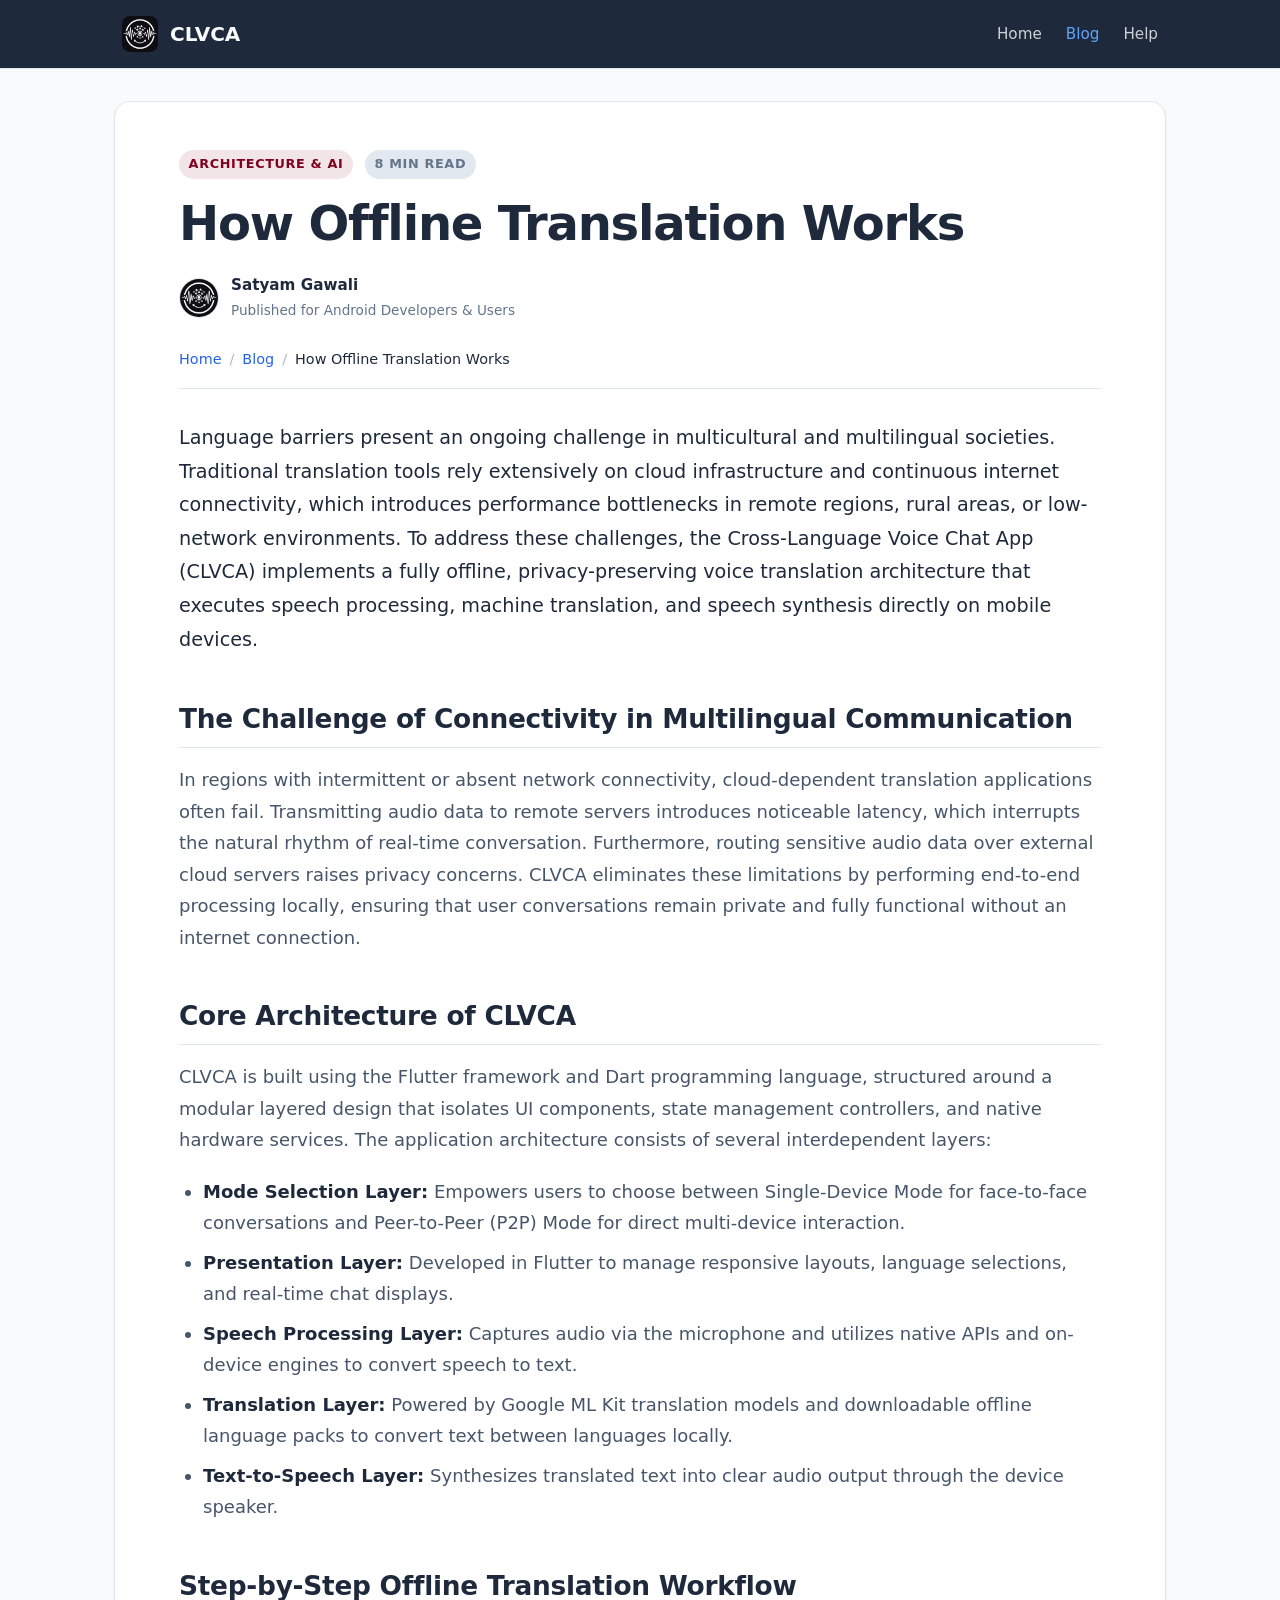
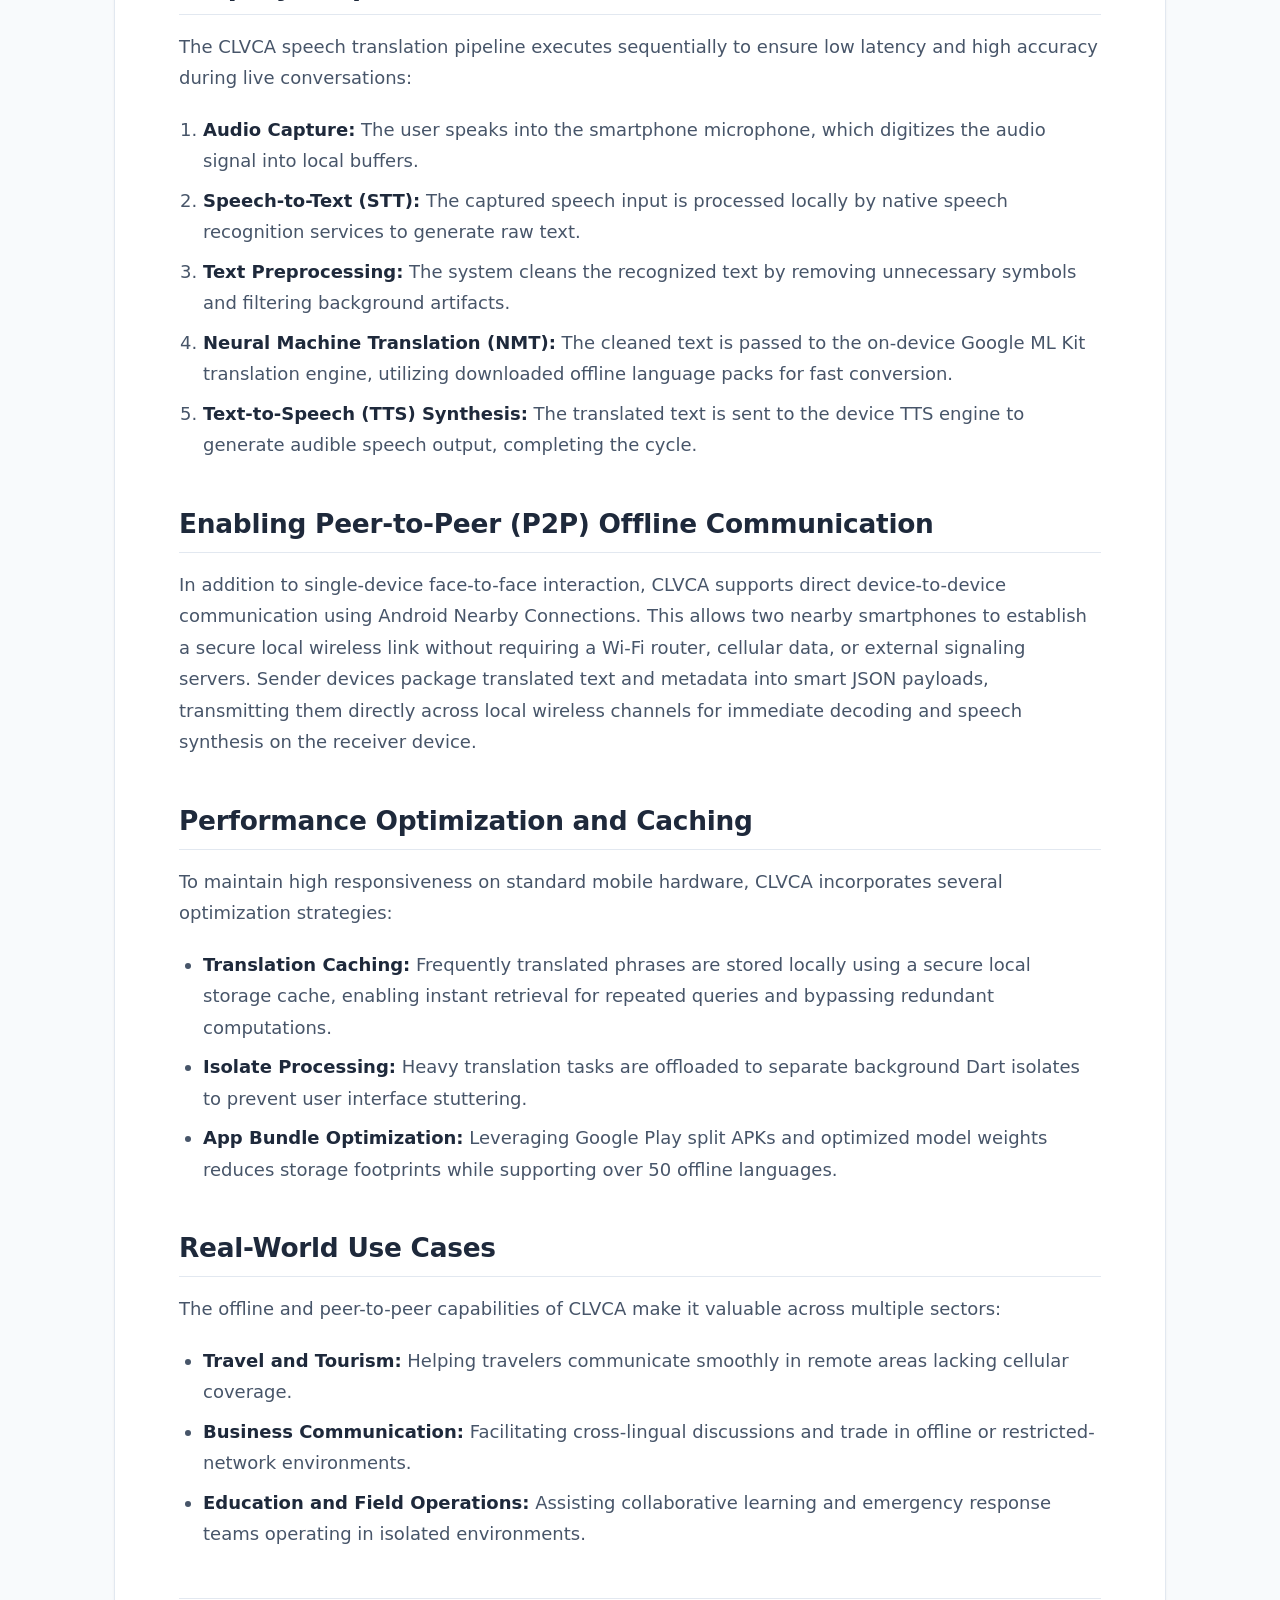
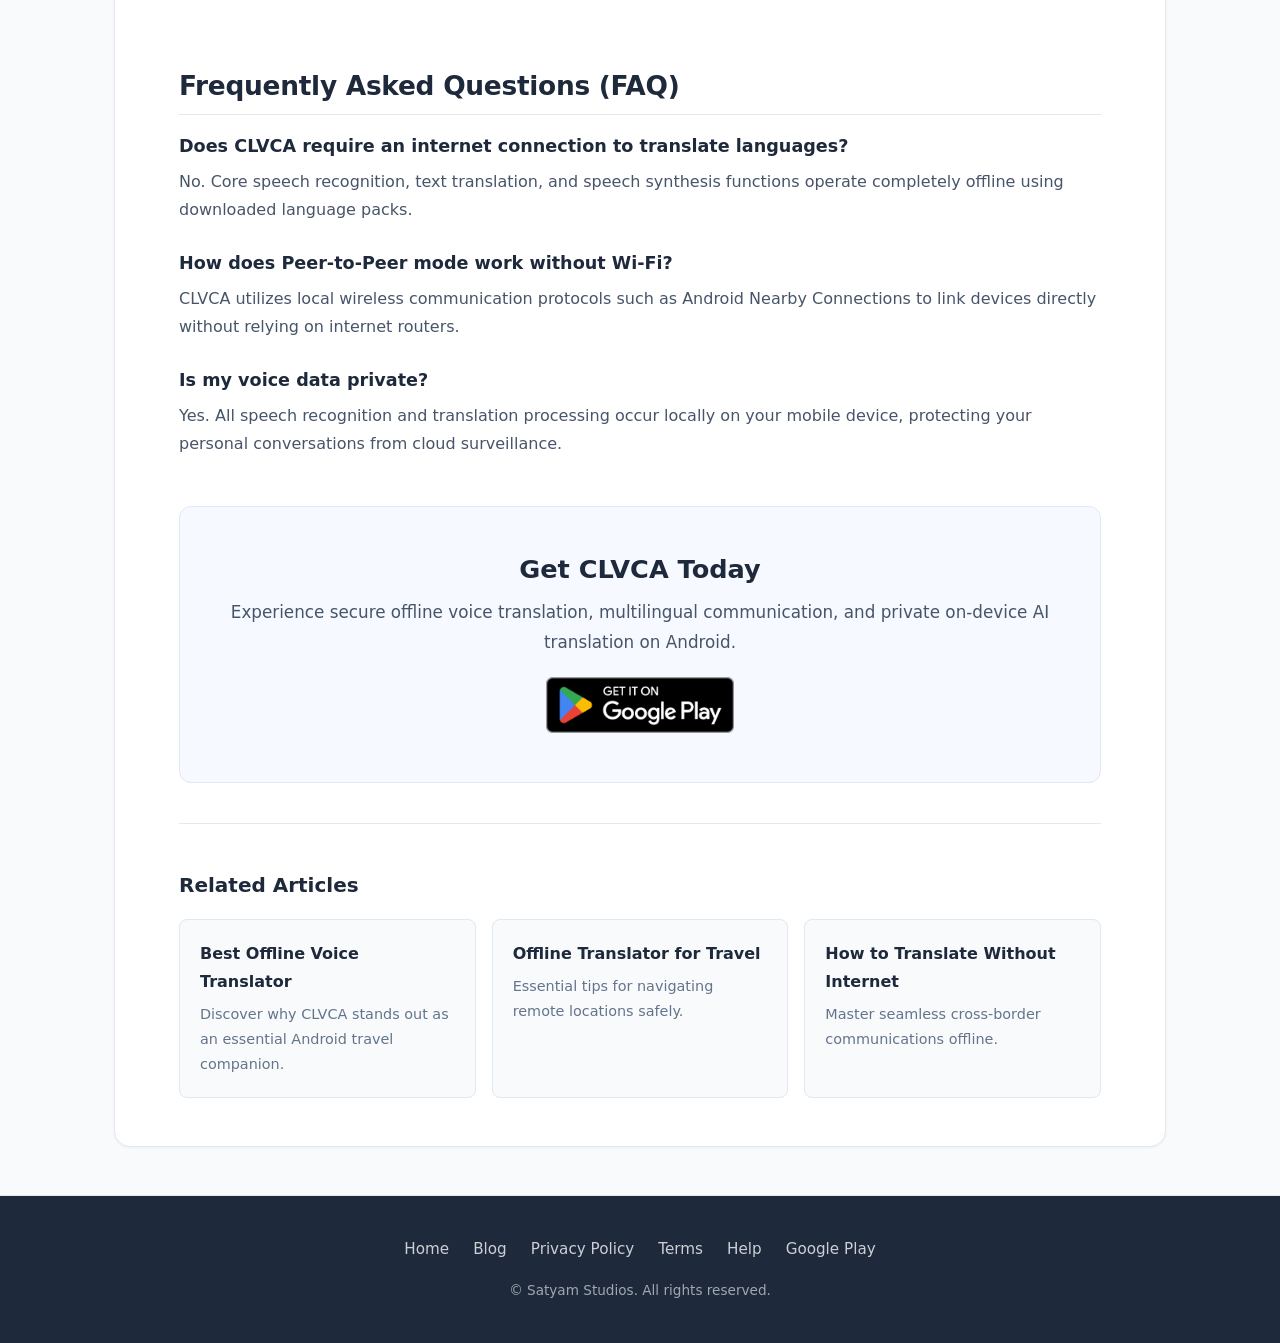
<file: blog/how-offline-translation-works.html>
<!DOCTYPE html>
<html lang="en">
<head>
  <meta charset="UTF-8">
  <meta name="viewport" content="width=device-width, initial-scale=1.0">
  <title>How Offline Translation Works | CLVCA Blog</title>
  <meta name="description" content="Discover how CLVCA delivers real-time offline voice translation and peer-to-peer communication on Android using on-device machine learning and local processing.">
  <link rel="canonical" href="https://satyam-gawali.github.io/clvca-app/blog/how-offline-translation-works.html">
  <link rel="manifest" href="/clvca-app/site.webmanifest">
  <link rel="icon" href="/clvca-app/assets/icons/favicon.ico" sizes="any">
  <link rel="icon" href="/clvca-app/assets/icons/favicon.svg" type="image/svg+xml">
  <link rel="icon" href="/clvca-app/assets/icons/favicon-96x96.png" type="image/png" sizes="96x96">
  <link rel="apple-touch-icon" href="/clvca-app/assets/icons/apple-touch-icon.png">
  <meta property="og:title" content="How Offline Translation Works | CLVCA Blog">
  <meta property="og:description" content="Explore the architecture behind CLVCA, enabling secure, real-time, offline speech-to-speech translation and P2P communication without internet dependency.">
  <meta property="og:image" content="https://satyam-gawali.github.io/clvca-app/assets/icons/favicon-96x96.png">
  <meta property="og:url" content="https://satyam-gawali.github.io/clvca-app/blog/how-offline-translation-works.html">
  <meta property="og:type" content="article">
  <meta property="og:site_name" content="CLVCA">
  <meta name="twitter:card" content="summary_large_image">
  <meta name="twitter:title" content="How Offline Translation Works | CLVCA Blog">
  <meta name="twitter:description" content="Explore the architecture behind CLVCA, enabling secure, real-time, offline speech-to-speech translation and P2P communication without internet dependency.">
  <meta name="twitter:image" content="https://satyam-gawali.github.io/clvca-app/assets/icons/favicon-96x96.png">
  <link rel="stylesheet" href="../assets/css/blog-article.css">
  <script type="application/ld+json">
  {
    "@context": "https://schema.org",
    "@type": "BlogPosting",
    "headline": "How Offline Translation Works",
    "description": "Discover how CLVCA delivers real-time offline voice translation and peer-to-peer communication on Android using on-device machine learning and local processing.",
    "url": "https://satyam-gawali.github.io/clvca-app/blog/how-offline-translation-works.html",
    "author": {
      "@type": "Person",
      "name": "Satyam Gawali"
    },
    "publisher": {
      "@type": "Organization",
      "name": "CLVCA",
      "logo": {
        "@type": "ImageObject",
        "url": "https://satyam-gawali.github.io/clvca-app/assets/icons/favicon-96x96.png"
      }
    },
    "mainEntityOfPage": {
      "@type": "WebPage",
      "@id": "https://satyam-gawali.github.io/clvca-app/blog/how-offline-translation-works.html"
    }
  }
  </script>
</head>
<body>
  <header class="site-header">
    <div class="nav-container">
      <a href="../" class="brand-logo">
        <img src="../assets/images/icon_1024.png" alt="CLVCA Logo" width="36" height="36" class="logo-img">
        <span>CLVCA</span>
      </a>
      <nav class="site-nav" aria-label="Main Navigation">
        <a href="../">Home</a>
        <a href="./" class="active">Blog</a>
        <a href="../help.html">Help</a>
      </nav>
    </div>
  </header>

  <main class="main-layout">
    <article class="article-card">
      <header class="article-header">
        <div class="meta-tags">
          <span class="tag category">Architecture &amp; AI</span>
          <span class="tag read-time">8 min read</span>
        </div>
        <h1>How Offline Translation Works</h1>
        <div class="author-block">
          <img src="../assets/images/icon_1024.png" alt="Satyam Studios" class="author-avatar" width="40" height="40">
          <div class="author-meta">
            <span class="author-name">Satyam Gawali</span>
            <span class="publication-date">Published for Android Developers &amp; Users</span>
          </div>
        </div>
      </header>

      <nav class="breadcrumb-trail" aria-label="Breadcrumb">
        <a href="../">Home</a>
        <span class="separator">/</span>
        <a href="./">Blog</a>
        <span class="separator">/</span>
        <span class="current">How Offline Translation Works</span>
      </nav>

      <section class="article-body" aria-labelledby="article-content">
        <p class="lead-paragraph">Language barriers present an ongoing challenge in multicultural and multilingual societies. Traditional translation tools rely extensively on cloud infrastructure and continuous internet connectivity, which introduces performance bottlenecks in remote regions, rural areas, or low-network environments. To address these challenges, the Cross-Language Voice Chat App (CLVCA) implements a fully offline, privacy-preserving voice translation architecture that executes speech processing, machine translation, and speech synthesis directly on mobile devices.</p>

        <h2>The Challenge of Connectivity in Multilingual Communication</h2>
        <p>In regions with intermittent or absent network connectivity, cloud-dependent translation applications often fail. Transmitting audio data to remote servers introduces noticeable latency, which interrupts the natural rhythm of real-time conversation. Furthermore, routing sensitive audio data over external cloud servers raises privacy concerns. CLVCA eliminates these limitations by performing end-to-end processing locally, ensuring that user conversations remain private and fully functional without an internet connection.</p>

        <h2>Core Architecture of CLVCA</h2>
        <p>CLVCA is built using the Flutter framework and Dart programming language, structured around a modular layered design that isolates UI components, state management controllers, and native hardware services. The application architecture consists of several interdependent layers:</p>
        
        <ul>
          <li><strong>Mode Selection Layer:</strong> Empowers users to choose between Single-Device Mode for face-to-face conversations and Peer-to-Peer (P2P) Mode for direct multi-device interaction.</li>
          <li><strong>Presentation Layer:</strong> Developed in Flutter to manage responsive layouts, language selections, and real-time chat displays.</li>
          <li><strong>Speech Processing Layer:</strong> Captures audio via the microphone and utilizes native APIs and on-device engines to convert speech to text.</li>
          <li><strong>Translation Layer:</strong> Powered by Google ML Kit translation models and downloadable offline language packs to convert text between languages locally.</li>
          <li><strong>Text-to-Speech Layer:</strong> Synthesizes translated text into clear audio output through the device speaker.</li>
        </ul>

        <h2>Step-by-Step Offline Translation Workflow</h2>
        <p>The CLVCA speech translation pipeline executes sequentially to ensure low latency and high accuracy during live conversations:</p>
        
        <ol>
          <li><strong>Audio Capture:</strong> The user speaks into the smartphone microphone, which digitizes the audio signal into local buffers.</li>
          <li><strong>Speech-to-Text (STT):</strong> The captured speech input is processed locally by native speech recognition services to generate raw text.</li>
          <li><strong>Text Preprocessing:</strong> The system cleans the recognized text by removing unnecessary symbols and filtering background artifacts.</li>
          <li><strong>Neural Machine Translation (NMT):</strong> The cleaned text is passed to the on-device Google ML Kit translation engine, utilizing downloaded offline language packs for fast conversion.</li>
          <li><strong>Text-to-Speech (TTS) Synthesis:</strong> The translated text is sent to the device TTS engine to generate audible speech output, completing the cycle.</li>
        </ol>

        <h2>Enabling Peer-to-Peer (P2P) Offline Communication</h2>
        <p>In addition to single-device face-to-face interaction, CLVCA supports direct device-to-device communication using Android Nearby Connections. This allows two nearby smartphones to establish a secure local wireless link without requiring a Wi-Fi router, cellular data, or external signaling servers. Sender devices package translated text and metadata into smart JSON payloads, transmitting them directly across local wireless channels for immediate decoding and speech synthesis on the receiver device.</p>

        <h2>Performance Optimization and Caching</h2>
        <p>To maintain high responsiveness on standard mobile hardware, CLVCA incorporates several optimization strategies:</p>
        
        <ul>
          <li><strong>Translation Caching:</strong> Frequently translated phrases are stored locally using a secure local storage cache, enabling instant retrieval for repeated queries and bypassing redundant computations.</li>
          <li><strong>Isolate Processing:</strong> Heavy translation tasks are offloaded to separate background Dart isolates to prevent user interface stuttering.</li>
          <li><strong>App Bundle Optimization:</strong> Leveraging Google Play split APKs and optimized model weights reduces storage footprints while supporting over 50 offline languages.</li>
        </ul>

        <h2>Real-World Use Cases</h2>
        <p>The offline and peer-to-peer capabilities of CLVCA make it valuable across multiple sectors:</p>
        
        <ul>
          <li><strong>Travel and Tourism:</strong> Helping travelers communicate smoothly in remote areas lacking cellular coverage.</li>
          <li><strong>Business Communication:</strong> Facilitating cross-lingual discussions and trade in offline or restricted-network environments.</li>
          <li><strong>Education and Field Operations:</strong> Assisting collaborative learning and emergency response teams operating in isolated environments.</li>
        </ul>

        <div class="faq-container">
          <h2>Frequently Asked Questions (FAQ)</h2>
          
          <div class="faq-item">
            <h3>Does CLVCA require an internet connection to translate languages?</h3>
            <p>No. Core speech recognition, text translation, and speech synthesis functions operate completely offline using downloaded language packs.</p>
          </div>

          <div class="faq-item">
            <h3>How does Peer-to-Peer mode work without Wi-Fi?</h3>
            <p>CLVCA utilizes local wireless communication protocols such as Android Nearby Connections to link devices directly without relying on internet routers.</p>
          </div>

          <div class="faq-item">
            <h3>Is my voice data private?</h3>
            <p>Yes. All speech recognition and translation processing occur locally on your mobile device, protecting your personal conversations from cloud surveillance.</p>
          </div>
        </div>
      </section>
      
      <section class="cta-banner">
        <div class="cta-content">
          <h2>Get CLVCA Today</h2>
          <p>Experience secure offline voice translation, multilingual communication, and private on-device AI translation on Android.</p>
        </div>
        <a href="https://play.google.com/store/apps/details?id=com.satyamstudios.clvca" target="_blank" rel="noopener noreferrer" class="badge-link">
          <img src="../assets/images/GetItOnGooglePlay.png" alt="Get it on Google Play" class="play-badge-img" height="60">
        </a>
      </section>

      <section class="related-section">
        <h3>Related Articles</h3>
        <div class="related-grid">
          <div class="related-card">
            <h4>Best Offline Voice Translator</h4>
            <p>Discover why CLVCA stands out as an essential Android travel companion.</p>
          </div>
          <div class="related-card">
            <h4>Offline Translator for Travel</h4>
            <p>Essential tips for navigating remote locations safely.</p>
          </div>
          <div class="related-card">
            <h4>How to Translate Without Internet</h4>
            <p>Master seamless cross-border communications offline.</p>
          </div>
        </div>
      </section>
    </article>
  </main>

  <footer class="site-footer">
    <div class="footer-content">
      <div class="footer-links">
        <a href="../">Home</a>
        <a href="./">Blog</a>
        <a href="../privacy-policy.html">Privacy Policy</a>
        <a href="../terms.html">Terms</a>
        <a href="../help.html">Help</a>
        <a href="https://play.google.com/store/apps/details?id=com.satyamstudios.clvca" target="_blank" rel="noopener noreferrer">Google Play</a>
      </div>
      <p class="copyright">&copy; Satyam Studios. All rights reserved.</p>
    </div>
  </footer>
</body>
</html>
</file>
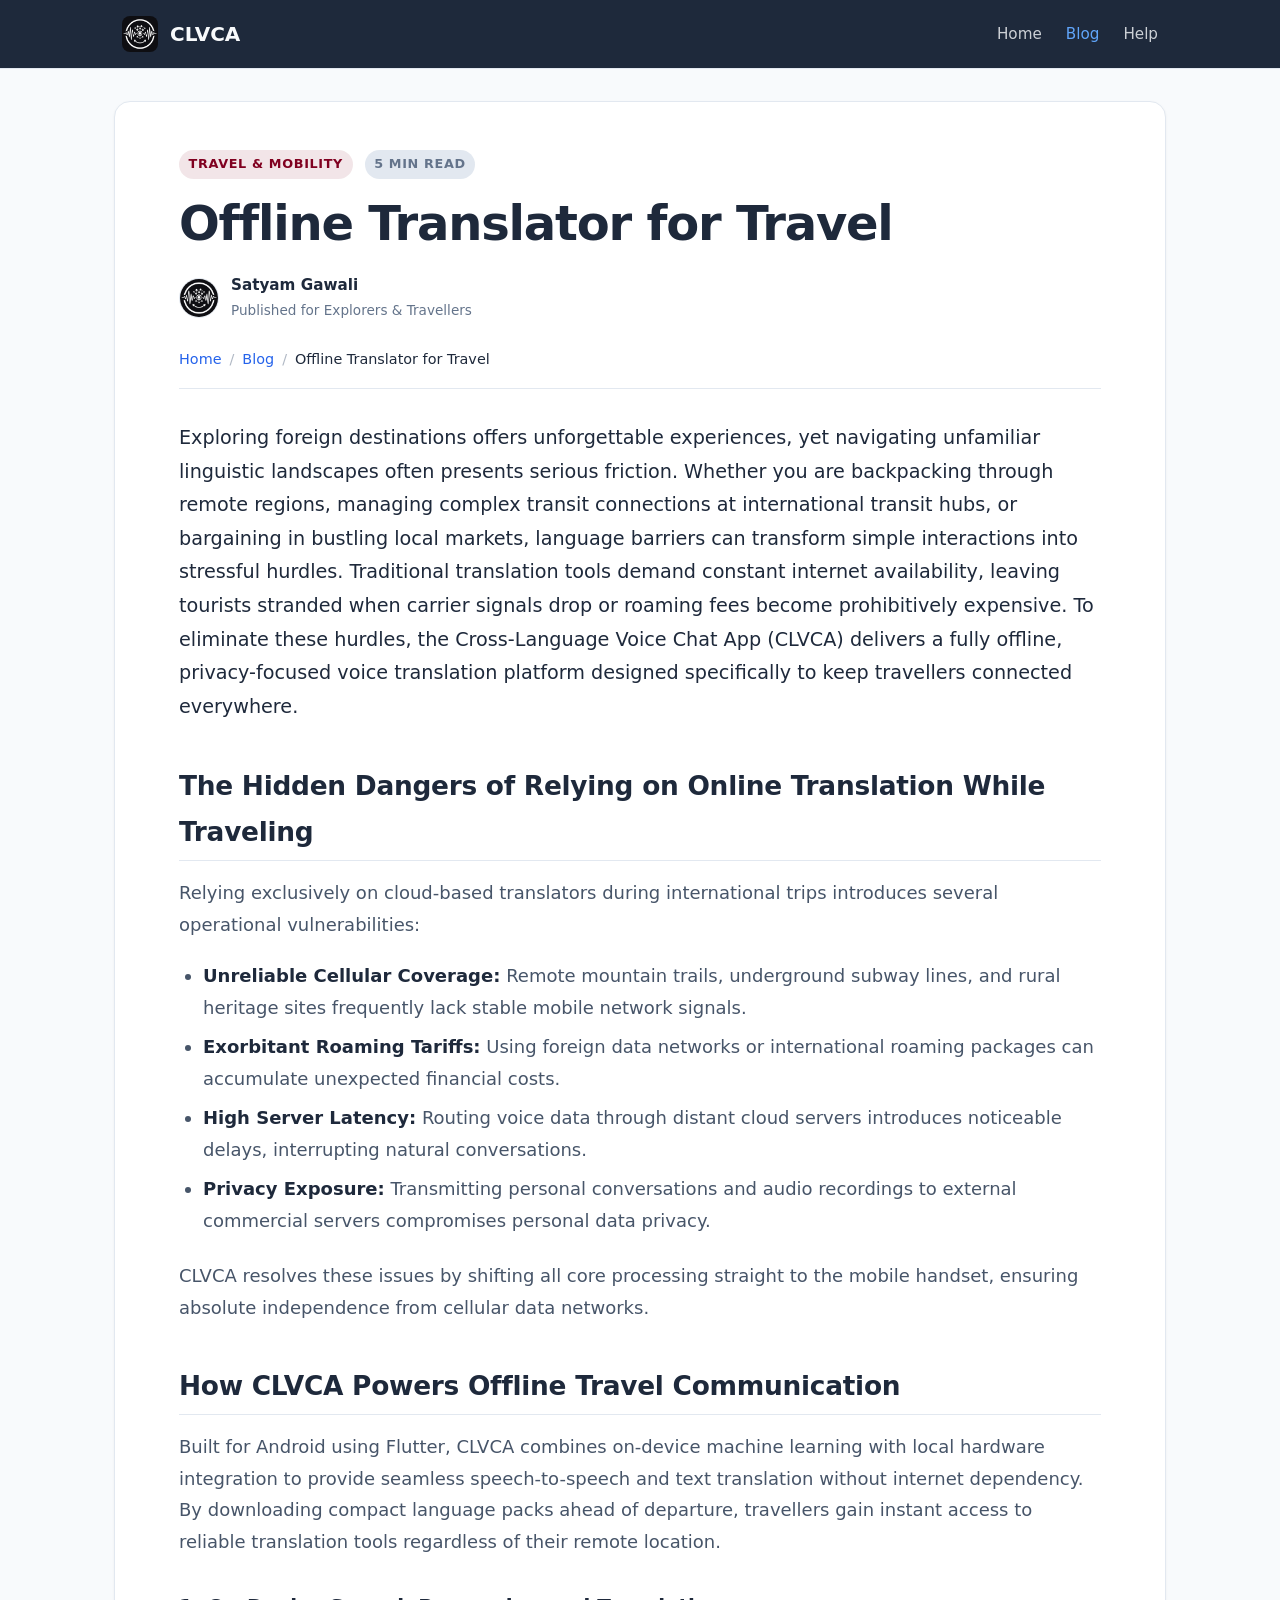
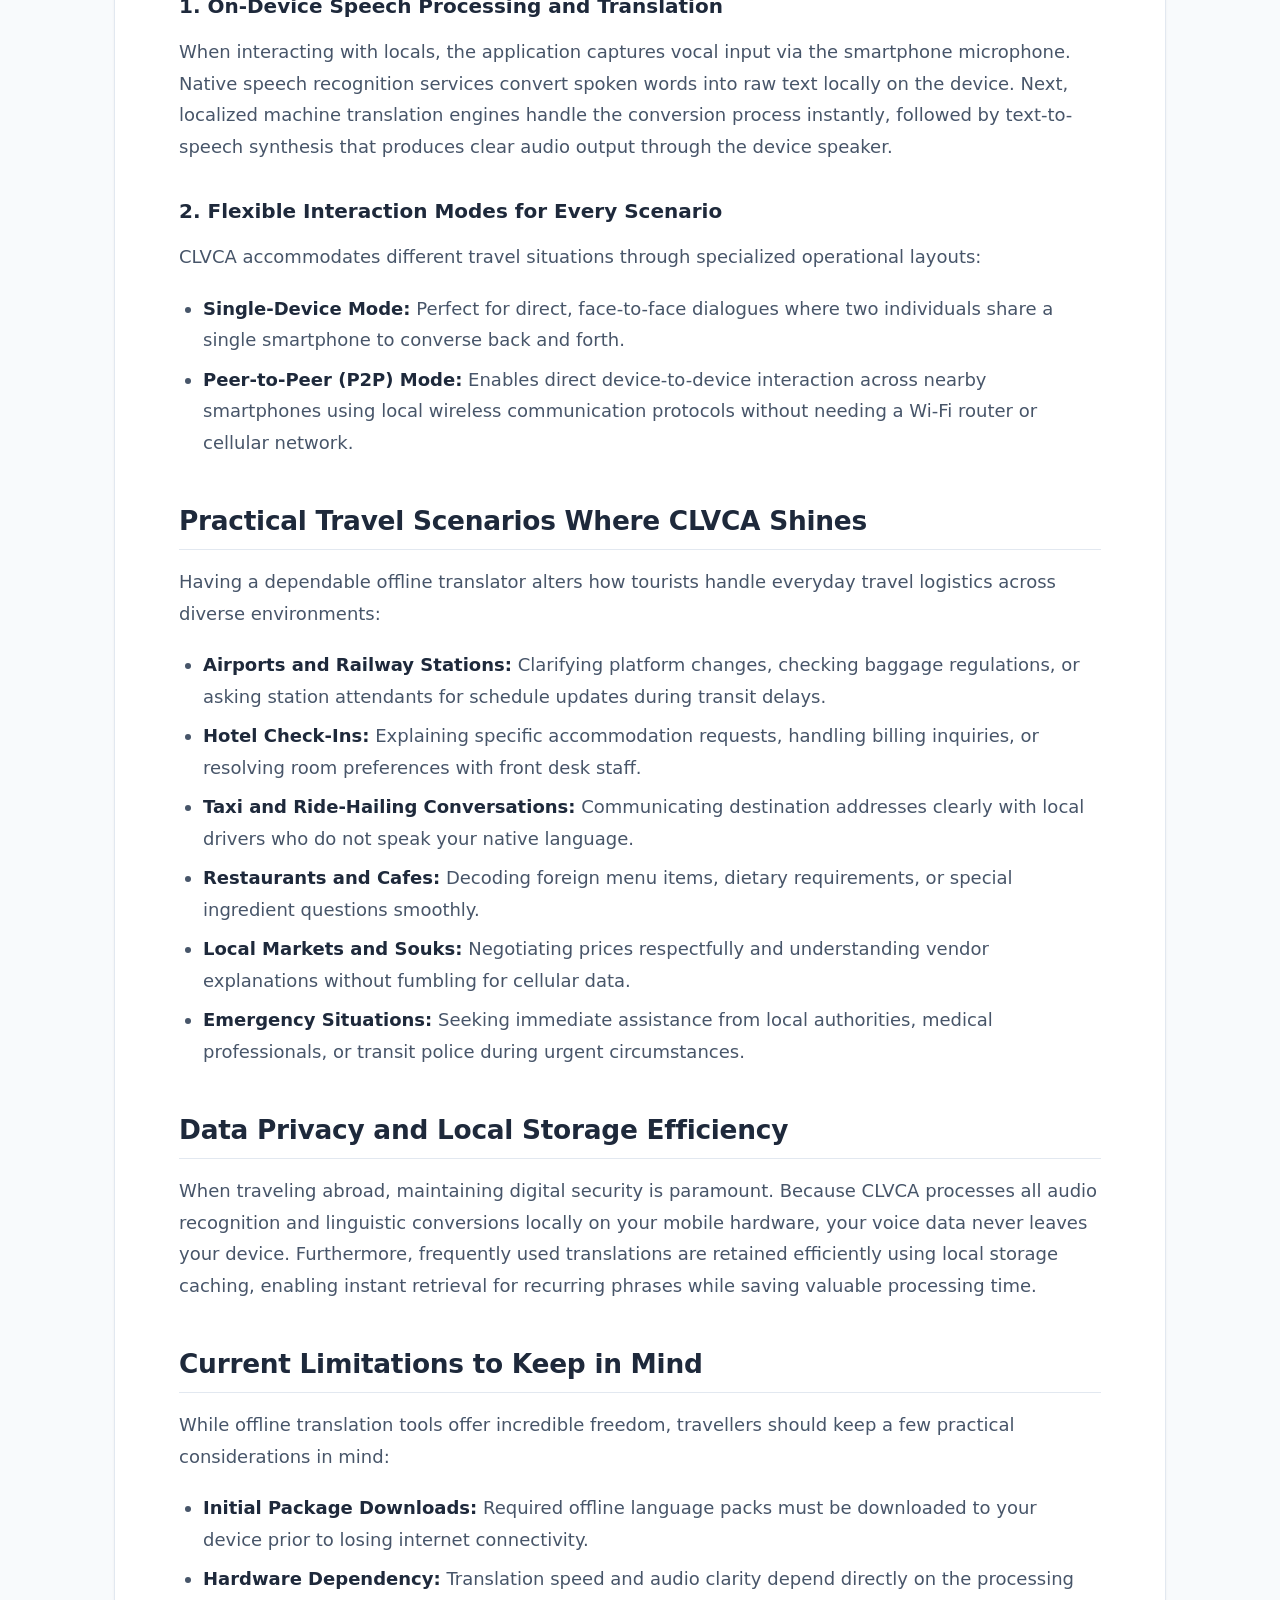
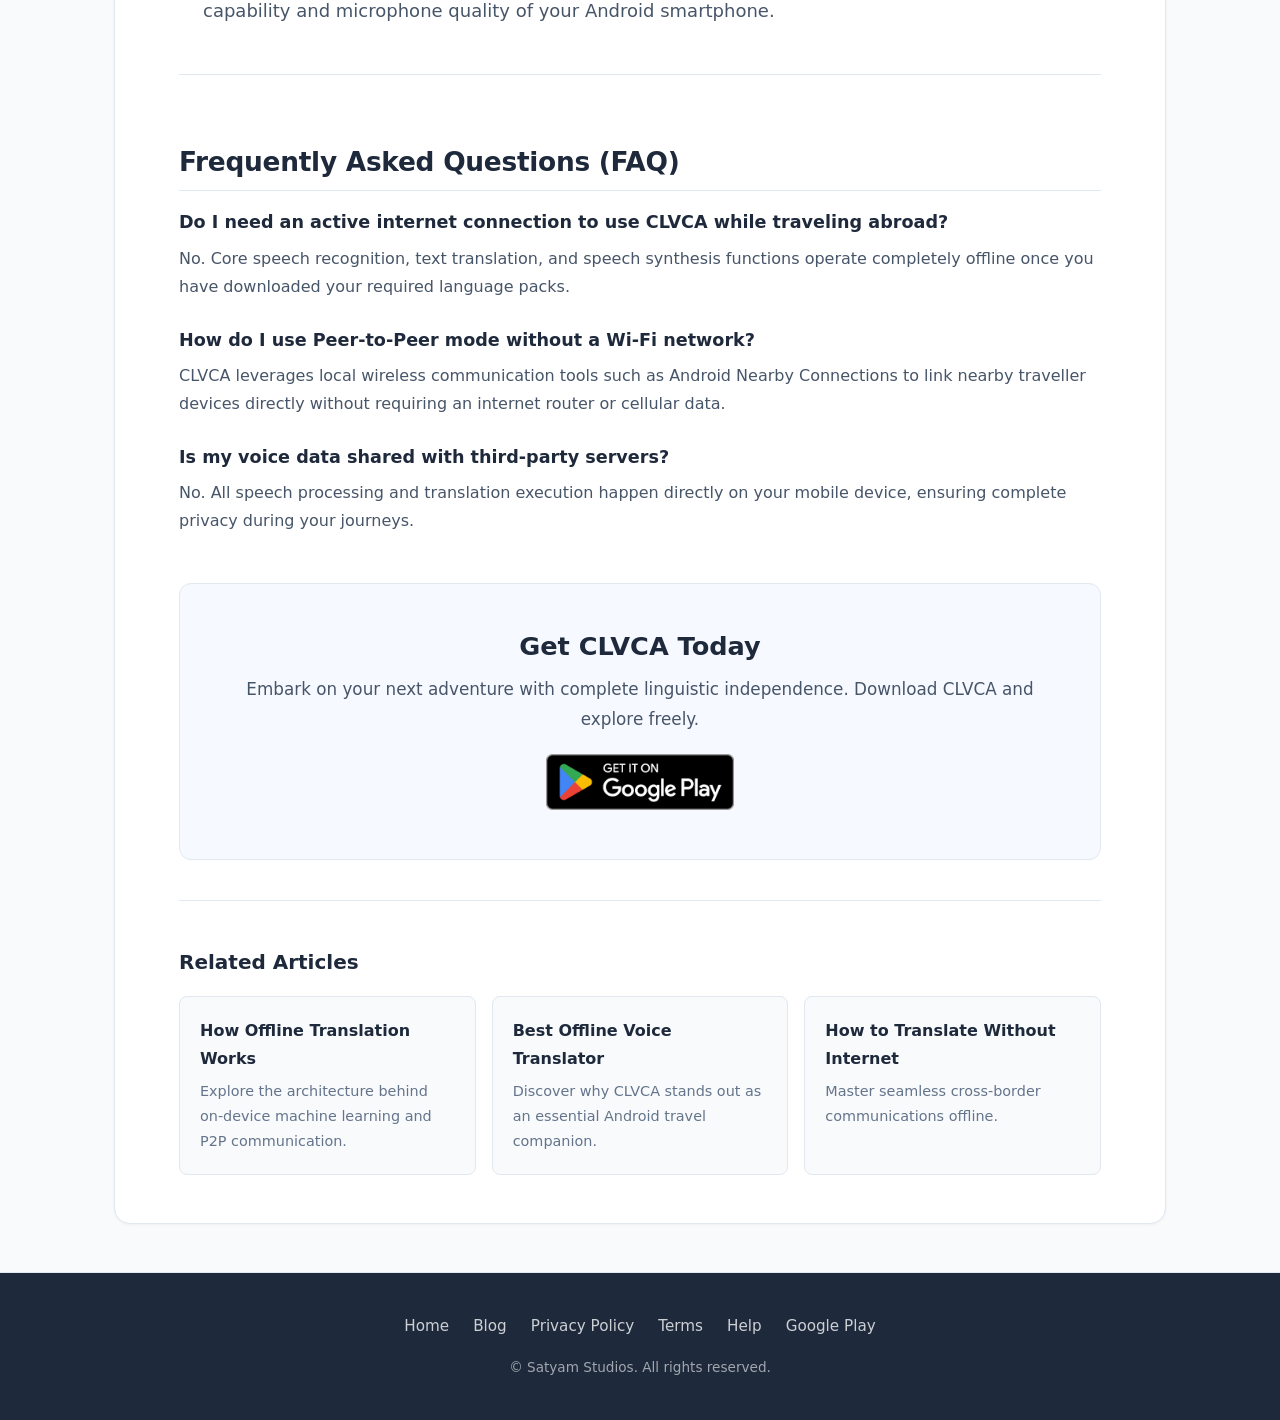
<file: blog/offline-translator-for-travel.html>
<!DOCTYPE html>
<html lang="en">
<head>
  <meta charset="UTF-8">
  <meta name="viewport" content="width=device-width, initial-scale=1.0">
  <title>Offline Translator for Travel | CLVCA Blog</title>
  <meta name="description" content="Discover how CLVCA empowers travellers with real-time offline voice translation, on-device processing, and peer-to-peer communication without internet dependency.">
  <link rel="canonical" href="https://satyam-gawali.github.io/clvca-app/blog/offline-translator-for-travel.html">
  <link rel="manifest" href="/clvca-app/site.webmanifest">
  <link rel="icon" href="/clvca-app/assets/icons/favicon.ico" sizes="any">
  <link rel="icon" href="/clvca-app/assets/icons/favicon.svg" type="image/svg+xml">
  <link rel="icon" href="/clvca-app/assets/icons/favicon-96x96.png" type="image/png" sizes="96x96">
  <link rel="apple-touch-icon" href="/clvca-app/assets/icons/apple-touch-icon.png">
  <meta property="og:title" content="Offline Translator for Travel | CLVCA Blog">
  <meta property="og:description" content="Discover how CLVCA empowers travellers with real-time offline voice translation, on-device processing, and peer-to-peer communication without internet dependency.">
  <meta property="og:image" content="https://satyam-gawali.github.io/clvca-app/assets/images/icon_1024.png">
  <meta property="og:url" content="https://satyam-gawali.github.io/clvca-app/blog/offline-translator-for-travel.html">
  <meta property="og:type" content="article">
  <meta property="og:site_name" content="CLVCA">
  <meta name="twitter:card" content="summary_large_image">
  <meta name="twitter:title" content="Offline Translator for Travel | CLVCA Blog">
  <meta name="twitter:description" content="Discover how CLVCA empowers travellers with real-time offline voice translation, on-device processing, and peer-to-peer communication without internet dependency.">
  <meta name="twitter:image" content="https://satyam-gawali.github.io/clvca-app/assets/images/icon_1024.png">
  <link rel="stylesheet" href="../assets/css/blog-article.css">
  <script type="application/ld+json">
  {
    "@context": "https://schema.org",
    "@type": "BlogPosting",
    "headline": "Offline Translator for Travel",
    "description": "Discover how CLVCA empowers travellers with real-time offline voice translation, on-device processing, and peer-to-peer communication without internet dependency.",
    "url": "https://satyam-gawali.github.io/clvca-app/blog/offline-translator-for-travel.html",
    "image": "https://satyam-gawali.github.io/clvca-app/assets/images/icon_1024.png",
    "author": {
      "@type": "Person",
      "name": "Satyam Gawali"
    },
    "publisher": {
      "@type": "Organization",
      "name": "CLVCA",
      "logo": {
        "@type": "ImageObject",
        "url": "https://satyam-gawali.github.io/clvca-app/assets/images/icon_1024.png"
      }
    },
    "mainEntityOfPage": {
      "@type": "WebPage",
      "@id": "https://satyam-gawali.github.io/clvca-app/blog/offline-translator-for-travel.html"
    }
  }
  </script>
</head>
<body>
  <header class="site-header">
    <div class="nav-container">
      <a href="../" class="brand-logo">
        <img src="../assets/images/icon_1024.png" alt="CLVCA Logo" width="36" height="36" class="logo-img">
        <span>CLVCA</span>
      </a>
      <nav class="site-nav" aria-label="Main Navigation">
        <a href="../">Home</a>
        <a href="./" class="active">Blog</a>
        <a href="../help.html">Help</a>
      </nav>
    </div>
  </header>

  <main class="main-layout">
    <article class="article-card">
      <header class="article-header">
        <div class="meta-tags">
          <span class="tag category">Travel &amp; Mobility</span>
          <span class="tag read-time">5 min read</span>
        </div>
        <h1>Offline Translator for Travel</h1>
        <div class="author-block">
          <img src="../assets/images/icon_1024.png" alt="Satyam Studios" class="author-avatar" width="40" height="40">
          <div class="author-meta">
            <span class="author-name">Satyam Gawali</span>
            <span class="publication-date">Published for Explorers &amp; Travellers</span>
          </div>
        </div>
      </header>

      <nav class="breadcrumb-trail" aria-label="Breadcrumb">
        <a href="../">Home</a>
        <span class="separator">/</span>
        <a href="./">Blog</a>
        <span class="separator">/</span>
        <span class="current">Offline Translator for Travel</span>
      </nav>

      <section class="article-body" aria-labelledby="article-content">
        <p class="lead-paragraph">Exploring foreign destinations offers unforgettable experiences, yet navigating unfamiliar linguistic landscapes often presents serious friction. Whether you are backpacking through remote regions, managing complex transit connections at international transit hubs, or bargaining in bustling local markets, language barriers can transform simple interactions into stressful hurdles. Traditional translation tools demand constant internet availability, leaving tourists stranded when carrier signals drop or roaming fees become prohibitively expensive. To eliminate these hurdles, the Cross-Language Voice Chat App (CLVCA) delivers a fully offline, privacy-focused voice translation platform designed specifically to keep travellers connected everywhere.</p>

        <h2>The Hidden Dangers of Relying on Online Translation While Traveling</h2>
        <p>Relying exclusively on cloud-based translators during international trips introduces several operational vulnerabilities:</p>
        
        <ul>
          <li><strong>Unreliable Cellular Coverage:</strong> Remote mountain trails, underground subway lines, and rural heritage sites frequently lack stable mobile network signals.</li>
          <li><strong>Exorbitant Roaming Tariffs:</strong> Using foreign data networks or international roaming packages can accumulate unexpected financial costs.</li>
          <li><strong>High Server Latency:</strong> Routing voice data through distant cloud servers introduces noticeable delays, interrupting natural conversations.</li>
          <li><strong>Privacy Exposure:</strong> Transmitting personal conversations and audio recordings to external commercial servers compromises personal data privacy.</li>
        </ul>
        
        <p>CLVCA resolves these issues by shifting all core processing straight to the mobile handset, ensuring absolute independence from cellular data networks.</p>

        <h2>How CLVCA Powers Offline Travel Communication</h2>
        <p>Built for Android using Flutter, CLVCA combines on-device machine learning with local hardware integration to provide seamless speech-to-speech and text translation without internet dependency. By downloading compact language packs ahead of departure, travellers gain instant access to reliable translation tools regardless of their remote location.</p>
        
        <h3>1. On-Device Speech Processing and Translation</h3>
        <p>When interacting with locals, the application captures vocal input via the smartphone microphone. Native speech recognition services convert spoken words into raw text locally on the device. Next, localized machine translation engines handle the conversion process instantly, followed by text-to-speech synthesis that produces clear audio output through the device speaker.</p>

        <h3>2. Flexible Interaction Modes for Every Scenario</h3>
        <p>CLVCA accommodates different travel situations through specialized operational layouts:</p>
        
        <ul>
          <li><strong>Single-Device Mode:</strong> Perfect for direct, face-to-face dialogues where two individuals share a single smartphone to converse back and forth.</li>
          <li><strong>Peer-to-Peer (P2P) Mode:</strong> Enables direct device-to-device interaction across nearby smartphones using local wireless communication protocols without needing a Wi-Fi router or cellular network.</li>
        </ul>

        <h2>Practical Travel Scenarios Where CLVCA Shines</h2>
        <p>Having a dependable offline translator alters how tourists handle everyday travel logistics across diverse environments:</p>
        
        <ul>
          <li><strong>Airports and Railway Stations:</strong> Clarifying platform changes, checking baggage regulations, or asking station attendants for schedule updates during transit delays.</li>
          <li><strong>Hotel Check-Ins:</strong> Explaining specific accommodation requests, handling billing inquiries, or resolving room preferences with front desk staff.</li>
          <li><strong>Taxi and Ride-Hailing Conversations:</strong> Communicating destination addresses clearly with local drivers who do not speak your native language.</li>
          <li><strong>Restaurants and Cafes:</strong> Decoding foreign menu items, dietary requirements, or special ingredient questions smoothly.</li>
          <li><strong>Local Markets and Souks:</strong> Negotiating prices respectfully and understanding vendor explanations without fumbling for cellular data.</li>
          <li><strong>Emergency Situations:</strong> Seeking immediate assistance from local authorities, medical professionals, or transit police during urgent circumstances.</li>
        </ul>

        <h2>Data Privacy and Local Storage Efficiency</h2>
        <p>When traveling abroad, maintaining digital security is paramount. Because CLVCA processes all audio recognition and linguistic conversions locally on your mobile hardware, your voice data never leaves your device. Furthermore, frequently used translations are retained efficiently using local storage caching, enabling instant retrieval for recurring phrases while saving valuable processing time.</p>

        <h2>Current Limitations to Keep in Mind</h2>
        <p>While offline translation tools offer incredible freedom, travellers should keep a few practical considerations in mind:</p>
        
        <ul>
          <li><strong>Initial Package Downloads:</strong> Required offline language packs must be downloaded to your device prior to losing internet connectivity.</li>
          <li><strong>Hardware Dependency:</strong> Translation speed and audio clarity depend directly on the processing capability and microphone quality of your Android smartphone.</li>
        </ul>

        <div class="faq-container">
          <h2>Frequently Asked Questions (FAQ)</h2>
          
          <div class="faq-item">
            <h3>Do I need an active internet connection to use CLVCA while traveling abroad?</h3>
            <p>No. Core speech recognition, text translation, and speech synthesis functions operate completely offline once you have downloaded your required language packs.</p>
          </div>

          <div class="faq-item">
            <h3>How do I use Peer-to-Peer mode without a Wi-Fi network?</h3>
            <p>CLVCA leverages local wireless communication tools such as Android Nearby Connections to link nearby traveller devices directly without requiring an internet router or cellular data.</p>
          </div>

          <div class="faq-item">
            <h3>Is my voice data shared with third-party servers?</h3>
            <p>No. All speech processing and translation execution happen directly on your mobile device, ensuring complete privacy during your journeys.</p>
          </div>
        </div>
      </section>

      <section class="cta-banner">
        <div class="cta-content">
          <h2>Get CLVCA Today</h2>
          <p>Embark on your next adventure with complete linguistic independence. Download CLVCA and explore freely.</p>
        </div>
        <a href="https://play.google.com/store/apps/details?id=com.satyamstudios.clvca" target="_blank" rel="noopener noreferrer" class="badge-link">
          <img src="../assets/images/GetItOnGooglePlay.png" alt="Get it on Google Play" class="play-badge-img" height="60">
        </a>
      </section>

      <section class="related-section">
        <h3>Related Articles</h3>
        <div class="related-grid">
          <div class="related-card">
            <h4>How Offline Translation Works</h4>
            <p>Explore the architecture behind on-device machine learning and P2P communication.</p>
          </div>
          <div class="related-card">
            <h4>Best Offline Voice Translator</h4>
            <p>Discover why CLVCA stands out as an essential Android travel companion.</p>
          </div>
          <div class="related-card">
            <h4>How to Translate Without Internet</h4>
            <p>Master seamless cross-border communications offline.</p>
          </div>
        </div>
      </section>
    </article>
  </main>

  <footer class="site-footer">
    <div class="footer-content">
      <div class="footer-links">
        <a href="../">Home</a>
        <a href="./">Blog</a>
        <a href="../privacy-policy.html">Privacy Policy</a>
        <a href="../terms.html">Terms</a>
        <a href="../help.html">Help</a>
        <a href="https://play.google.com/store/apps/details?id=com.satyamstudios.clvca" target="_blank" rel="noopener noreferrer">Google Play</a>
      </div>
      <p class="copyright">&copy; Satyam Studios. All rights reserved.</p>
    </div>
  </footer>
</body>
</html>
</file>
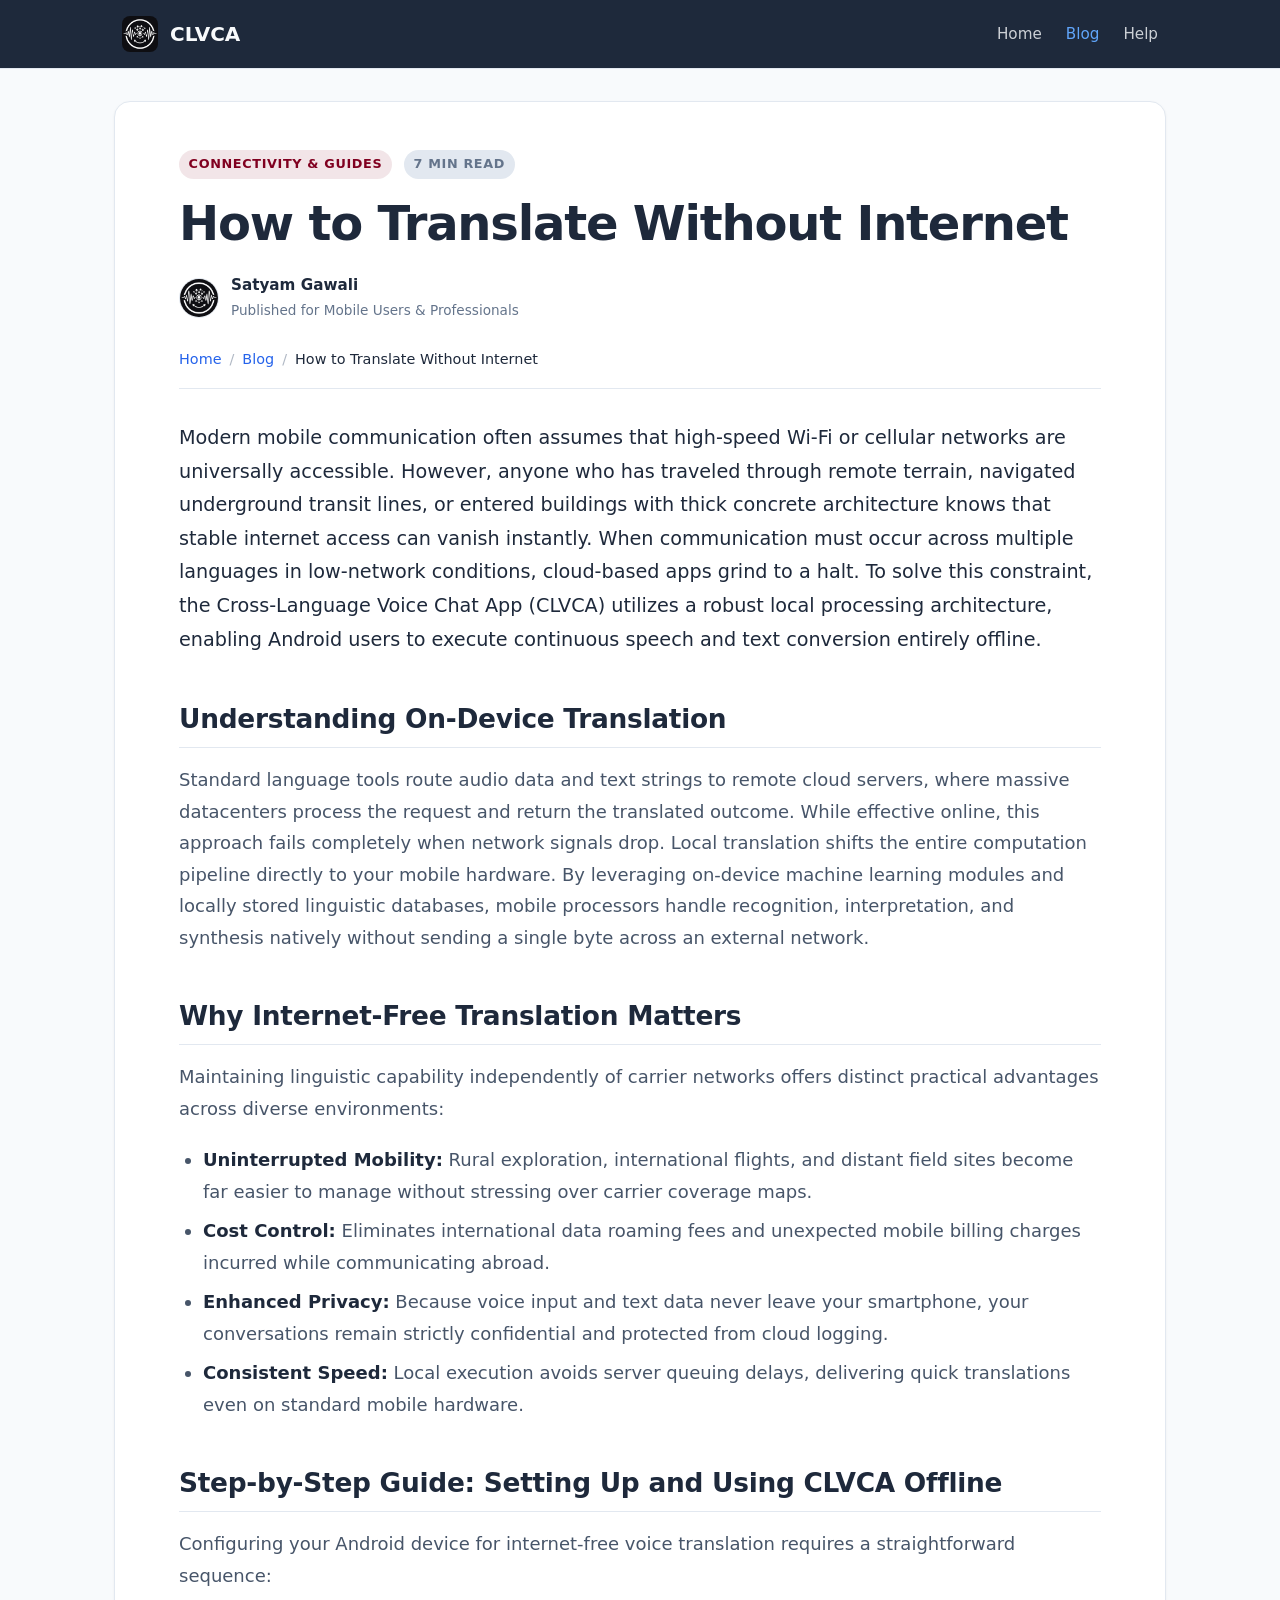
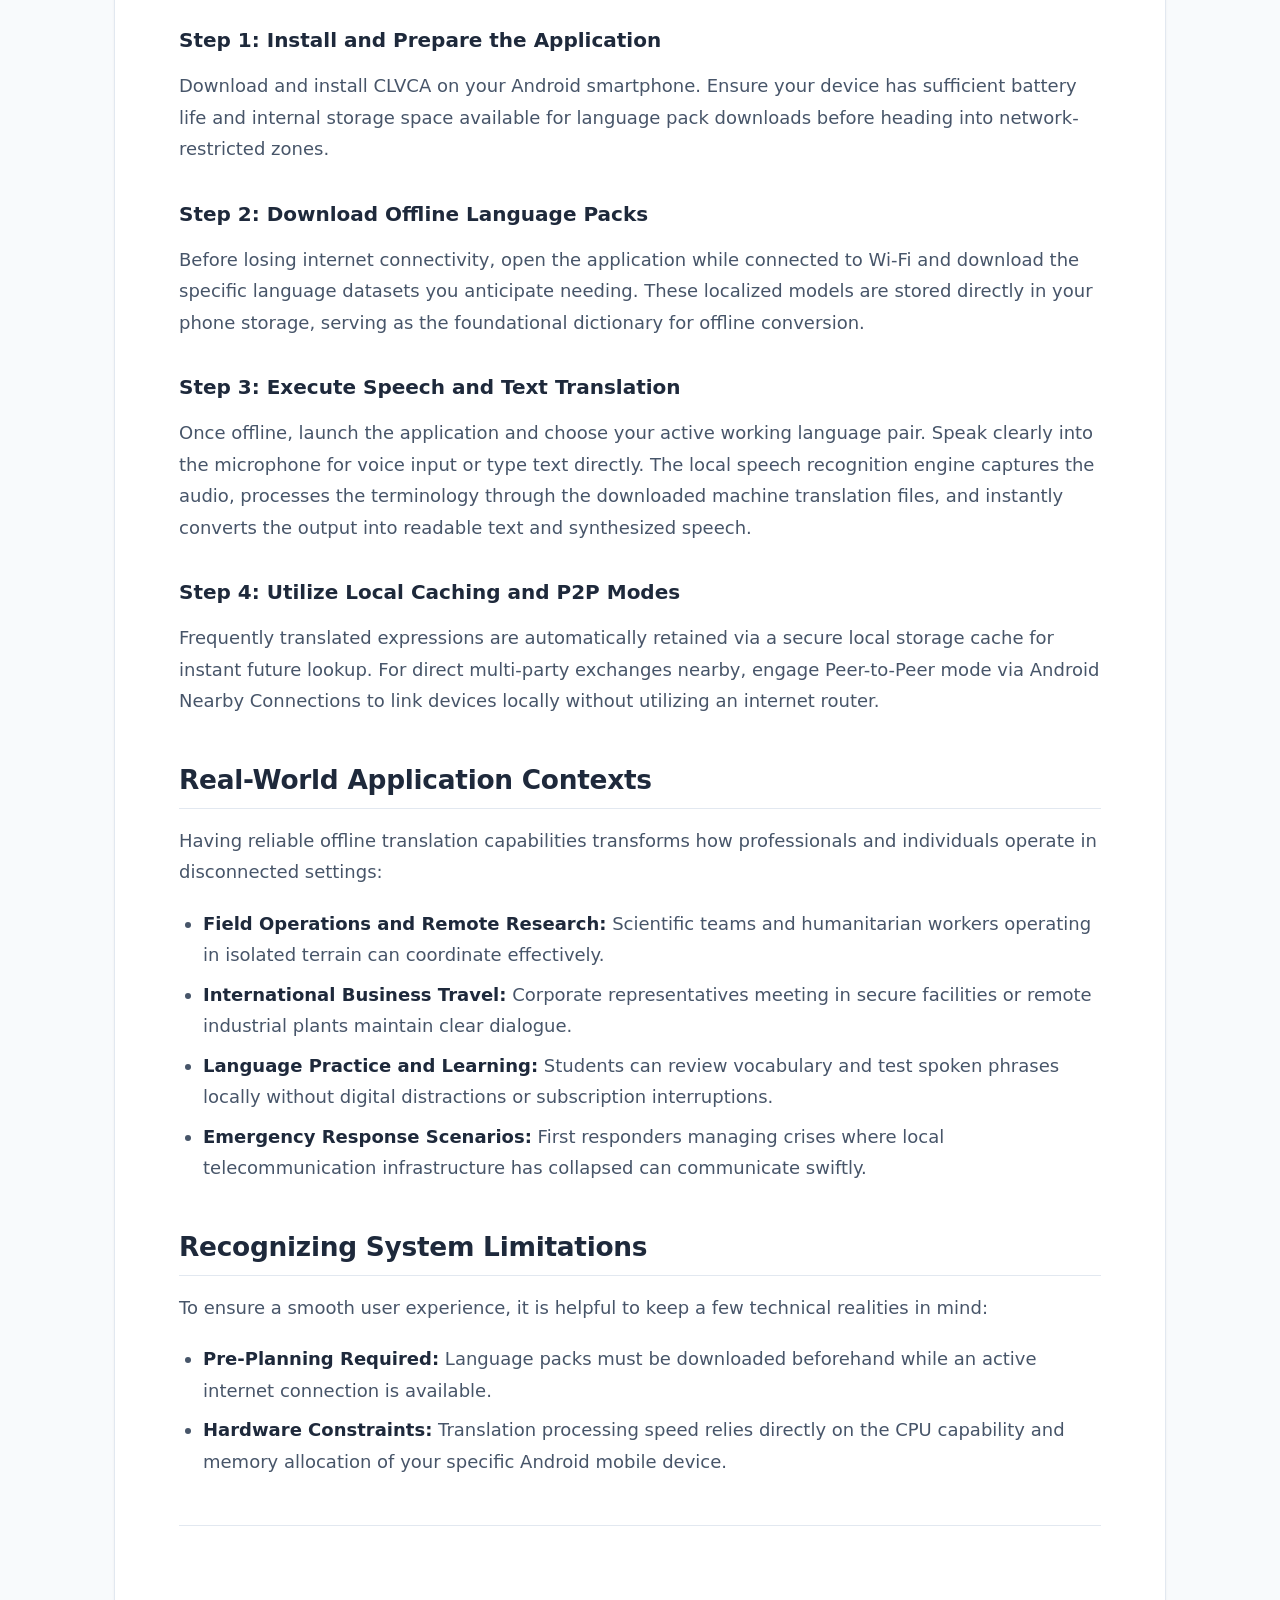
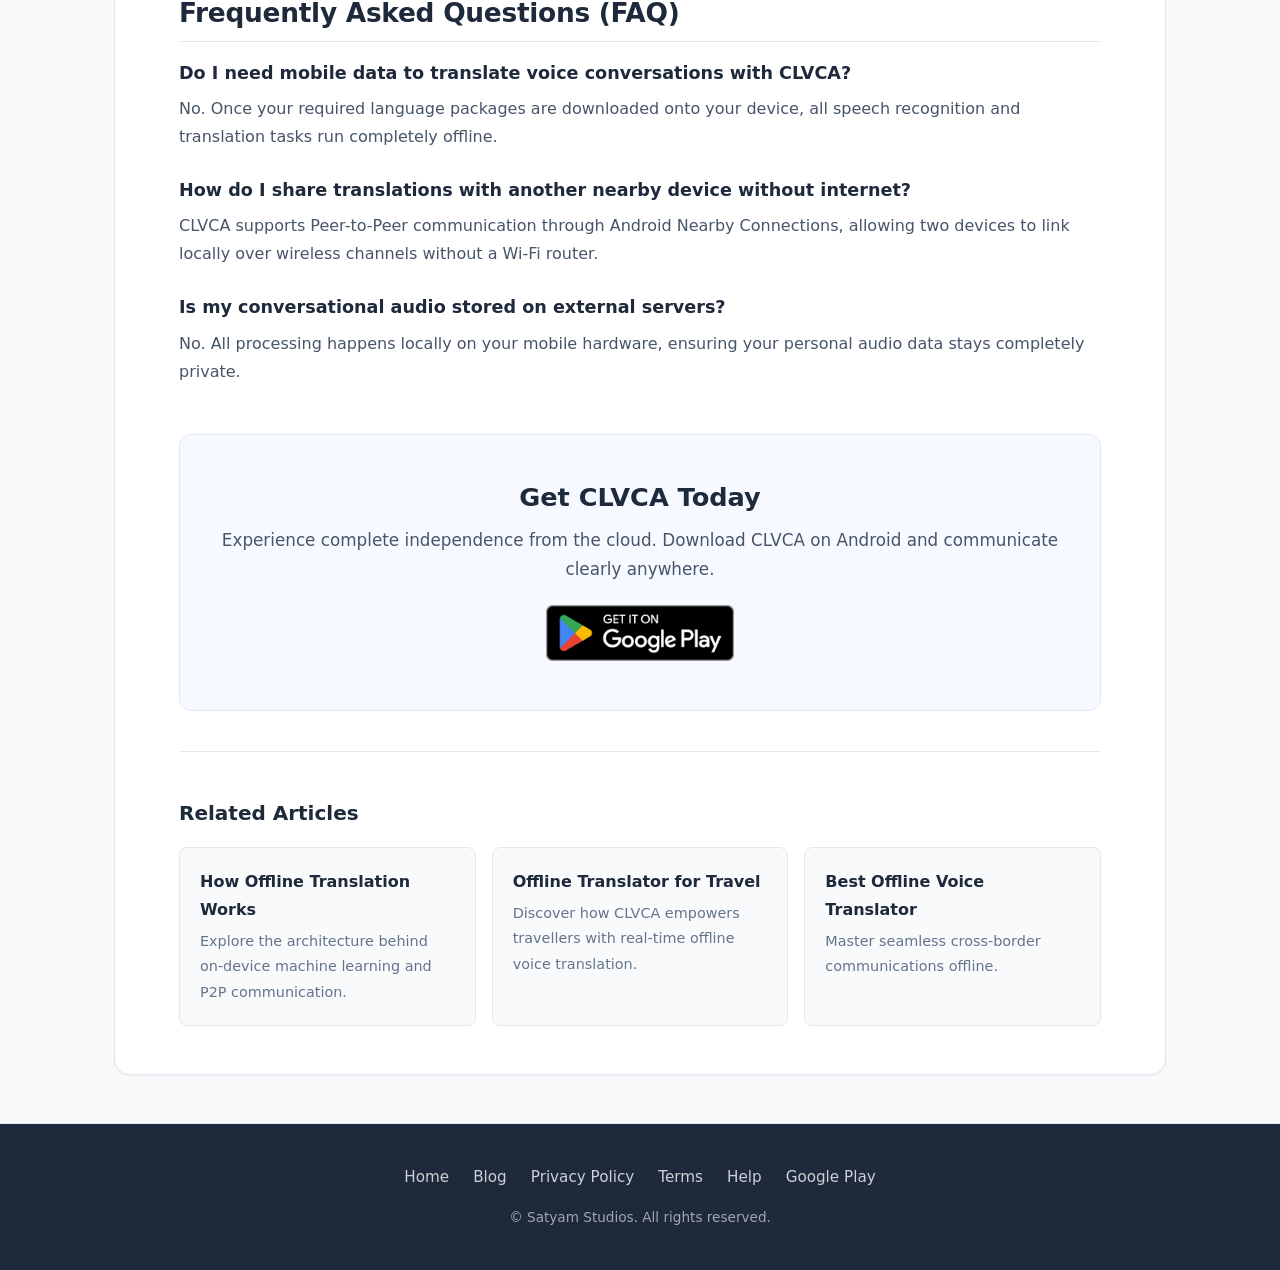
<file: blog/translate-without-internet.html>
<!DOCTYPE html>
<html lang="en">
<head>
  <meta charset="UTF-8">
  <meta name="viewport" content="width=device-width, initial-scale=1.0">
  <title>How to Translate Without Internet | CLVCA Blog</title>
  <meta name="description" content="Learn how to perform real-time speech and text translation without an internet connection using CLVCA on Android with on-device processing and local language packs.">
  <link rel="canonical" href="https://satyam-gawali.github.io/clvca-app/blog/translate-without-internet.html">
  <link rel="manifest" href="/clvca-app/site.webmanifest">
  <link rel="icon" href="/clvca-app/assets/icons/favicon.ico" sizes="any">
  <link rel="icon" href="/clvca-app/assets/icons/favicon.svg" type="image/svg+xml">
  <link rel="icon" href="/clvca-app/assets/icons/favicon-96x96.png" type="image/png" sizes="96x96">
  <link rel="apple-touch-icon" href="/clvca-app/assets/icons/apple-touch-icon.png">
  <meta property="og:title" content="How to Translate Without Internet | CLVCA Blog">
  <meta property="og:description" content="Learn how to perform real-time speech and text translation without an internet connection using CLVCA on Android with on-device processing and local language packs.">
  <meta property="og:image" content="https://satyam-gawali.github.io/clvca-app/assets/images/icon_1024.png">
  <meta property="og:url" content="https://satyam-gawali.github.io/clvca-app/blog/translate-without-internet.html">
  <meta property="og:type" content="article">
  <meta property="og:site_name" content="CLVCA">
  <meta name="twitter:card" content="summary_large_image">
  <meta name="twitter:title" content="How to Translate Without Internet | CLVCA Blog">
  <meta name="twitter:description" content="Learn how to perform real-time speech and text translation without an internet connection using CLVCA on Android with on-device processing and local language packs.">
  <meta name="twitter:image" content="https://satyam-gawali.github.io/clvca-app/assets/images/icon_1024.png">
  <link rel="stylesheet" href="../assets/css/blog-article.css">
  <script type="application/ld+json">
  {
    "@context": "https://schema.org",
    "@type": "BlogPosting",
    "headline": "How to Translate Without Internet",
    "description": "Learn how to perform real-time speech and text translation without an internet connection using CLVCA on Android with on-device processing and local language packs.",
    "url": "https://satyam-gawali.github.io/clvca-app/blog/translate-without-internet.html",
    "image": "https://satyam-gawali.github.io/clvca-app/assets/images/icon_1024.png",
    "author": {
      "@type": "Person",
      "name": "Satyam Gawali"
    },
    "publisher": {
      "@type": "Organization",
      "name": "CLVCA",
      "logo": {
        "@type": "ImageObject",
        "url": "https://satyam-gawali.github.io/clvca-app/assets/images/icon_1024.png"
      }
    },
    "mainEntityOfPage": {
      "@type": "WebPage",
      "@id": "https://satyam-gawali.github.io/clvca-app/blog/translate-without-internet.html"
    }
  }
  </script>
</head>
<body>
  <header class="site-header">
    <div class="nav-container">
      <a href="../" class="brand-logo">
        <img src="../assets/images/icon_1024.png" alt="CLVCA Logo" width="36" height="36" class="logo-img">
        <span>CLVCA</span>
      </a>
      <nav class="site-nav" aria-label="Main Navigation">
        <a href="../">Home</a>
        <a href="./" class="active">Blog</a>
        <a href="../help.html">Help</a>
      </nav>
    </div>
  </header>

  <main class="main-layout">
    <article class="article-card">
      <header class="article-header">
        <div class="meta-tags">
          <span class="tag category">Connectivity &amp; Guides</span>
          <span class="tag read-time">7 min read</span>
        </div>
        <h1>How to Translate Without Internet</h1>
        <div class="author-block">
          <img src="../assets/images/icon_1024.png" alt="Satyam Studios" class="author-avatar" width="40" height="40">
          <div class="author-meta">
            <span class="author-name">Satyam Gawali</span>
            <span class="publication-date">Published for Mobile Users &amp; Professionals</span>
          </div>
        </div>
      </header>

      <nav class="breadcrumb-trail" aria-label="Breadcrumb">
        <a href="../">Home</a>
        <span class="separator">/</span>
        <a href="./">Blog</a>
        <span class="separator">/</span>
        <span class="current">How to Translate Without Internet</span>
      </nav>

      <section class="article-body" aria-labelledby="article-content">
        <p class="lead-paragraph">Modern mobile communication often assumes that high-speed Wi-Fi or cellular networks are universally accessible. However, anyone who has traveled through remote terrain, navigated underground transit lines, or entered buildings with thick concrete architecture knows that stable internet access can vanish instantly. When communication must occur across multiple languages in low-network conditions, cloud-based apps grind to a halt. To solve this constraint, the Cross-Language Voice Chat App (CLVCA) utilizes a robust local processing architecture, enabling Android users to execute continuous speech and text conversion entirely offline.</p>

        <h2>Understanding On-Device Translation</h2>
        <p>Standard language tools route audio data and text strings to remote cloud servers, where massive datacenters process the request and return the translated outcome. While effective online, this approach fails completely when network signals drop. Local translation shifts the entire computation pipeline directly to your mobile hardware. By leveraging on-device machine learning modules and locally stored linguistic databases, mobile processors handle recognition, interpretation, and synthesis natively without sending a single byte across an external network.</p>

        <h2>Why Internet-Free Translation Matters</h2>
        <p>Maintaining linguistic capability independently of carrier networks offers distinct practical advantages across diverse environments:</p>
        
        <ul>
          <li><strong>Uninterrupted Mobility:</strong> Rural exploration, international flights, and distant field sites become far easier to manage without stressing over carrier coverage maps.</li>
          <li><strong>Cost Control:</strong> Eliminates international data roaming fees and unexpected mobile billing charges incurred while communicating abroad.</li>
          <li><strong>Enhanced Privacy:</strong> Because voice input and text data never leave your smartphone, your conversations remain strictly confidential and protected from cloud logging.</li>
          <li><strong>Consistent Speed:</strong> Local execution avoids server queuing delays, delivering quick translations even on standard mobile hardware.</li>
        </ul>

        <h2>Step-by-Step Guide: Setting Up and Using CLVCA Offline</h2>
        <p>Configuring your Android device for internet-free voice translation requires a straightforward sequence:</p>
        
        <h3>Step 1: Install and Prepare the Application</h3>
        <p>Download and install CLVCA on your Android smartphone. Ensure your device has sufficient battery life and internal storage space available for language pack downloads before heading into network-restricted zones.</p>

        <h3>Step 2: Download Offline Language Packs</h3>
        <p>Before losing internet connectivity, open the application while connected to Wi-Fi and download the specific language datasets you anticipate needing. These localized models are stored directly in your phone storage, serving as the foundational dictionary for offline conversion.</p>

        <h3>Step 3: Execute Speech and Text Translation</h3>
        <p>Once offline, launch the application and choose your active working language pair. Speak clearly into the microphone for voice input or type text directly. The local speech recognition engine captures the audio, processes the terminology through the downloaded machine translation files, and instantly converts the output into readable text and synthesized speech.</p>

        <h3>Step 4: Utilize Local Caching and P2P Modes</h3>
        <p>Frequently translated expressions are automatically retained via a secure local storage cache for instant future lookup. For direct multi-party exchanges nearby, engage Peer-to-Peer mode via Android Nearby Connections to link devices locally without utilizing an internet router.</p>

        <h2>Real-World Application Contexts</h2>
        <p>Having reliable offline translation capabilities transforms how professionals and individuals operate in disconnected settings:</p>
        
        <ul>
          <li><strong>Field Operations and Remote Research:</strong> Scientific teams and humanitarian workers operating in isolated terrain can coordinate effectively.</li>
          <li><strong>International Business Travel:</strong> Corporate representatives meeting in secure facilities or remote industrial plants maintain clear dialogue.</li>
          <li><strong>Language Practice and Learning:</strong> Students can review vocabulary and test spoken phrases locally without digital distractions or subscription interruptions.</li>
          <li><strong>Emergency Response Scenarios:</strong> First responders managing crises where local telecommunication infrastructure has collapsed can communicate swiftly.</li>
        </ul>

        <h2>Recognizing System Limitations</h2>
        <p>To ensure a smooth user experience, it is helpful to keep a few technical realities in mind:</p>
        
        <ul>
          <li><strong>Pre-Planning Required:</strong> Language packs must be downloaded beforehand while an active internet connection is available.</li>
          <li><strong>Hardware Constraints:</strong> Translation processing speed relies directly on the CPU capability and memory allocation of your specific Android mobile device.</li>
        </ul>

        <div class="faq-container">
          <h2>Frequently Asked Questions (FAQ)</h2>
          
          <div class="faq-item">
            <h3>Do I need mobile data to translate voice conversations with CLVCA?</h3>
            <p>No. Once your required language packages are downloaded onto your device, all speech recognition and translation tasks run completely offline.</p>
          </div>

          <div class="faq-item">
            <h3>How do I share translations with another nearby device without internet?</h3>
            <p>CLVCA supports Peer-to-Peer communication through Android Nearby Connections, allowing two devices to link locally over wireless channels without a Wi-Fi router.</p>
          </div>

          <div class="faq-item">
            <h3>Is my conversational audio stored on external servers?</h3>
            <p>No. All processing happens locally on your mobile hardware, ensuring your personal audio data stays completely private.</p>
          </div>
        </div>
      </section>

      <section class="cta-banner">
        <div class="cta-content">
          <h2>Get CLVCA Today</h2>
          <p>Experience complete independence from the cloud. Download CLVCA on Android and communicate clearly anywhere.</p>
        </div>
        <a href="https://play.google.com/store/apps/details?id=com.satyamstudios.clvca" target="_blank" rel="noopener noreferrer" class="badge-link">
          <img src="../assets/images/GetItOnGooglePlay.png" alt="Get it on Google Play" class="play-badge-img" height="60">
        </a>
      </section>

      <section class="related-section">
        <h3>Related Articles</h3>
        <div class="related-grid">
          <div class="related-card">
            <h4>How Offline Translation Works</h4>
            <p>Explore the architecture behind on-device machine learning and P2P communication.</p>
          </div>
          <div class="related-card">
            <h4>Offline Translator for Travel</h4>
            <p>Discover how CLVCA empowers travellers with real-time offline voice translation.</p>
          </div>
          <div class="related-card">
            <h4>Best Offline Voice Translator</h4>
            <p>Master seamless cross-border communications offline.</p>
          </div>
        </div>
      </section>
    </article>
  </main>

  <footer class="site-footer">
    <div class="footer-content">
      <div class="footer-links">
        <a href="../">Home</a>
        <a href="./">Blog</a>
        <a href="../privacy-policy.html">Privacy Policy</a>
        <a href="../terms.html">Terms</a>
        <a href="../help.html">Help</a>
        <a href="https://play.google.com/store/apps/details?id=com.satyamstudios.clvca" target="_blank" rel="noopener noreferrer">Google Play</a>
      </div>
      <p class="copyright">&copy; Satyam Studios. All rights reserved.</p>
    </div>
  </footer>
</body>
</html>
</file>
<file: assets/css/landing.css>
/* landing.css - Premium Stylesheet with Strong Brand Type */

@import url('https://fonts.googleapis.com/css2?family=Inter:wght@400;500;600&family=Outfit:wght@600;700;800;900&display=swap');

:root {
  --bg-dark: #030712;
  --bg-darker: #02040a;
  --primary: #2563eb;
  --primary-hover: #1d4ed8;
  --primary-glow: rgba(37, 99, 235, 0.35);
  --secondary: #7c3aed;
  --secondary-glow: rgba(124, 58, 237, 0.25);
  --accent: #06b6d4;
  --accent-glow: rgba(6, 182, 212, 0.25);
  --text-main: #f9fafb;
  --text-muted: #9ca3af;
  --card-bg: rgba(9, 15, 32, 0.6);
  --border-color: rgba(255, 255, 255, 0.05);
  --border-hover: rgba(37, 99, 235, 0.4);
  --success: #10b981;
}

* {
  margin: 0;
  padding: 0;
  box-sizing: border-box;
}

html {
  scroll-behavior: smooth;
}

body {
  font-family: 'Inter', -apple-system, sans-serif;
  background-color: var(--bg-dark);
  color: var(--text-main);
  min-height: 100vh;
  line-height: 1.6;
  overflow-x: hidden;
}

/* Headings with Strong Geometric Brand Type */
h1, h2, h3, h4, .brand-name, .hero-title, .section-title, .feature-title, .step-num, .step-title, .resource-title, .footer-brand {
  font-family: 'Outfit', sans-serif;
  font-weight: 800;
  letter-spacing: -0.04em;
}

/* Background Gradients & Glow effects */
.bg-glow {
  position: absolute;
  width: 600px;
  height: 600px;
  border-radius: 50%;
  filter: blur(160px);
  pointer-events: none;
  z-index: 0;
  opacity: 0.12;
}

.glow-top-left {
  background: var(--primary);
  top: -200px;
  left: -200px;
}

.glow-bottom-right {
  background: var(--secondary);
  bottom: -200px;
  right: -200px;
}

.glow-center {
  background: var(--accent);
  top: 45%;
  left: 50%;
  transform: translate(-50%, -50%);
  width: 700px;
  height: 700px;
  opacity: 0.08;
}

/* Wrapper & Layout */
.app-container {
  position: relative;
  width: 100%;
  max-width: 1200px;
  margin: 0 auto;
  padding: 0 24px;
  z-index: 1;
}

/* Navbar */
header.navbar {
  display: flex;
  justify-content: space-between;
  align-items: center;
  padding: 24px 0;
  border-bottom: 1px solid var(--border-color);
  position: relative;
}

/* Help Center Button Style */
.btn-nav-help {
  color: var(--text-muted);
  text-decoration: none;
  font-size: 14px;
  font-weight: 600;
  padding: 10px 16px;
  transition: color 0.2s ease;
}

.btn-nav-help:hover {
  color: #ffffff;
}

/* Download App Button Style */
.btn-nav-download {
  background: linear-gradient(135deg, var(--primary), var(--secondary));
  color: #ffffff;
  padding: 10px 24px;
  border-radius: 12px;
  text-decoration: none;
  font-size: 14px;
  font-weight: 700;
  border: 1px solid rgba(255, 255, 255, 0.1);
  box-shadow: 0 4px 12px rgba(37, 99, 235, 0.2);
  transition: all 0.2s ease;
}

.btn-nav-download:hover {
  background: linear-gradient(135deg, var(--primary-hover), #6d28d9);
  color: #ffffff;
  transform: translateY(-1px);
  box-shadow: 0 6px 16px rgba(37, 99, 235, 0.35);
}

/* responsive adjust for new buttons */
@media (max-width: 968px) {
  .nav-actions {
    flex-direction: column;
    width: 100%;
    gap: 10px;
  }
  .btn-nav-download {
    width: 100%;
    text-align: center;
  }
}

/* Premium CTA Grid Layout */
.cta-group {
  display: flex;
  align-items: center;
  gap: 20px;
  margin-top: 16px;
}

/* Custom Google Play Store Card Graphic */
.play-store-badge-card {
  position: relative;
  display: flex;
  align-items: center;
  gap: 16px;
  background: linear-gradient(135deg, rgba(255, 255, 255, 0.07) 0%, rgba(255, 255, 255, 0.02) 100%);
  border: 1px solid rgba(255, 255, 255, 0.08);
  padding: 14px 28px;
  border-radius: 20px;
  text-decoration: none;
  cursor: pointer;
  overflow: hidden;
  box-shadow: 0 20px 40px rgba(0, 0, 0, 0.4), 
              inset 0 1px 1px rgba(255, 255, 255, 0.1);
  transition: all 0.4s cubic-bezier(0.16, 1, 0.3, 1);
}

/* Neon Back-Glow Effect */
.play-store-glow {
  position: absolute;
  top: 50%;
  left: 50%;
  transform: translate(-50%, -50%);
  width: 120%;
  height: 120%;
  background: radial-gradient(circle, rgba(37, 99, 235, 0.25) 0%, transparent 60%);
  opacity: 0;
  transition: opacity 0.4s ease;
  pointer-events: none;
}

.play-icon-svg {
  width: 30px;
  height: 30px;
  filter: drop-shadow(0 4px 8px rgba(0,0,0,0.3));
  transition: transform 0.4s cubic-bezier(0.16, 1, 0.3, 1);
}

.badge-text-group {
  display: flex;
  flex-direction: column;
  align-items: flex-start;
}

.badge-sub {
  font-family: 'Inter', sans-serif;
  font-size: 10px;
  font-weight: 700;
  color: var(--text-muted);
  letter-spacing: 1.5px;
  text-transform: uppercase;
}

.badge-main {
  font-family: 'Outfit', sans-serif;
  font-size: 22px;
  font-weight: 900;
  color: #ffffff;
  letter-spacing: -0.5px;
  line-height: 1.2;
}

/* Hover Physics for Premium Card */
.play-store-badge-card:hover {
  transform: translateY(-4px) scale(1.02);
  border-color: rgba(37, 99, 235, 0.4);
  box-shadow: 0 30px 60px rgba(37, 99, 235, 0.15), 
              inset 0 1px 1px rgba(255, 255, 255, 0.2);
}

.play-store-badge-card:hover .play-store-glow {
  opacity: 1;
}

.play-store-badge-card:hover .play-icon-svg {
  transform: scale(1.1) rotate(-5deg);
}

/* Luxury Glass Secondary Button */
.btn-secondary-glass {
  display: inline-flex;
  align-items: center;
  gap: 10px;
  background: rgba(255, 255, 255, 0.03);
  border: 1px solid rgba(255, 255, 255, 0.05);
  padding: 18px 32px;
  border-radius: 20px;
  color: #ffffff;
  font-family: 'Outfit', sans-serif;
  font-weight: 700;
  font-size: 16px;
  text-decoration: none;
  backdrop-filter: blur(10px);
  transition: all 0.3s ease;
}

.btn-secondary-glass .arrow-icon {
  transition: transform 0.3s ease;
  color: var(--text-muted);
}

.btn-secondary-glass:hover {
  background: rgba(255, 255, 255, 0.07);
  border-color: rgba(255, 255, 255, 0.15);
  transform: translateY(-2px);
}

.btn-secondary-glass:hover .arrow-icon {
  transform: translateX(4px);
  color: #ffffff;
}

/* Responsive Fix */
@media (max-width: 768px) {
  .cta-group {
    flex-direction: column;
    align-items: stretch;
    width: 100%;
  }
  .play-store-badge-card, .btn-secondary-glass {
    justify-content: center;
    width: 100%;
  }
}

.logo-group {
  display: flex;
  align-items: center;
  gap: 14px;
  text-decoration: none;
}

.app-logo {
  width: 42px;
  height: 42px;
  border-radius: 10px;
  object-fit: cover;
  box-shadow: 0 8px 16px var(--primary-glow);
  border: 1px solid rgba(255, 255, 255, 0.1);
}

.brand-name {
  font-size: 24px;
  font-weight: 900;
  background: linear-gradient(to right, #ffffff, #cbd5e1);
  -webkit-background-clip: text;
  -webkit-text-fill-color: transparent;
  letter-spacing: -1px;
}

.nav-links {
  display: flex;
  gap: 36px;
}

.nav-link {
  color: var(--text-muted);
  text-decoration: none;
  font-size: 14px;
  font-weight: 600;
  transition: color 0.2s ease;
}

.nav-link:hover {
  color: #ffffff;
}

.btn-nav-download {
  background: rgba(255, 255, 255, 0.03);
  color: #ffffff;
  padding: 10px 24px;
  border-radius: 12px;
  text-decoration: none;
  font-size: 14px;
  font-weight: 700;
  border: 1px solid var(--border-color);
  transition: all 0.2s ease;
}

.btn-nav-download:hover {
  background: #ffffff;
  color: #030712;
  transform: translateY(-1px);
}

/* Hero Section */
.hero-section {
  display: grid;
  grid-template-columns: 1.1fr 0.9fr;
  gap: 60px;
  align-items: center;
  padding: 100px 0;
  border-bottom: 1px solid var(--border-color);
}

.hero-content {
  display: flex;
  flex-direction: column;
  gap: 24px;
}

.badge-tag {
  display: inline-flex;
  align-items: center;
  align-self: flex-start;
  gap: 8px;
  background: linear-gradient(to right, rgba(37, 99, 235, 0.15), rgba(124, 58, 237, 0.15));
  border: 1px solid rgba(37, 99, 235, 0.25);
  color: #93c5fd;
  padding: 6px 14px;
  border-radius: 999px;
  font-size: 12px;
  font-weight: 700;
  letter-spacing: 0.5px;
}

.badge-tag::before {
  content: "";
  display: inline-block;
  width: 6px;
  height: 6px;
  background-color: var(--accent);
  border-radius: 50%;
  animation: pulse-ring 1.5s infinite;
}

@keyframes pulse-ring {
  0% { transform: scale(0.95); opacity: 0.5; }
  50% { transform: scale(1.25); opacity: 1; }
  100% { transform: scale(0.95); opacity: 0.5; }
}

.hero-title {
  font-size: 60px;
  font-weight: 900;
  line-height: 1.05;
  letter-spacing: -2px;
  background: linear-gradient(to bottom right, #ffffff 40%, #94a3b8 100%);
  -webkit-background-clip: text;
  -webkit-text-fill-color: transparent;
}

.hero-title span {
  background: linear-gradient(to right, #3b82f6, #8b5cf6, #06b6d4);
  -webkit-background-clip: text;
  -webkit-text-fill-color: transparent;
}

.hero-desc {
  font-size: 19px;
  color: var(--text-muted);
  line-height: 1.6;
  font-weight: 400;
}

.cta-group {
  display: flex;
  gap: 16px;
  margin-top: 12px;
}

.btn-primary {
  background: linear-gradient(135deg, var(--primary), var(--secondary));
  color: #ffffff;
  padding: 16px 36px;
  border-radius: 14px;
  text-decoration: none;
  font-size: 16px;
  font-weight: 800;
  display: inline-flex;
  align-items: center;
  gap: 10px;
  box-shadow: 0 10px 25px var(--primary-glow);
  transition: all 0.2s ease;
  border: 1px solid rgba(255, 255, 255, 0.15);
}

.btn-primary:hover {
  transform: translateY(-2px);
  box-shadow: 0 15px 30px var(--primary-glow);
}

.btn-secondary {
  background: rgba(255, 255, 255, 0.03);
  color: #ffffff;
  padding: 16px 36px;
  border-radius: 14px;
  text-decoration: none;
  font-size: 16px;
  font-weight: 700;
  display: inline-flex;
  align-items: center;
  gap: 10px;
  border: 1px solid var(--border-color);
  transition: all 0.2s ease;
}

.btn-secondary:hover {
  background: rgba(255, 255, 255, 0.06);
  border-color: rgba(255, 255, 255, 0.15);
  transform: translateY(-2px);
}

/* Premium Brand/Connection Radar Visual */
.hero-visual {
  display: flex;
  justify-content: center;
  align-items: center;
  position: relative;
  height: 480px;
}

.logo-showcase-container {
  position: relative;
  width: 340px;
  height: 340px;
  display: flex;
  justify-content: center;
  align-items: center;
}

/* Glowing background rings */
.radar-glow-ring {
  position: absolute;
  border-radius: 50%;
  border: 1px solid rgba(37, 99, 235, 0.15);
  background: radial-gradient(circle, rgba(37, 99, 235, 0.04) 0%, transparent 70%);
  animation: pulse-ring-expand 4s infinite linear;
}

.ring-1 {
  width: 100%;
  height: 100%;
  animation-delay: 0s;
}

.ring-2 {
  width: 100%;
  height: 100%;
  animation-delay: 1.3s;
}

.ring-3 {
  width: 100%;
  height: 100%;
  animation-delay: 2.6s;
}

@keyframes pulse-ring-expand {
  0% {
    transform: scale(0.3);
    opacity: 0;
  }
  10% {
    opacity: 1;
  }
  100% {
    transform: scale(1.3);
    opacity: 0;
  }
}

/* App Logo Hub in center */
.app-logo-hub {
  position: relative;
  width: 150px;
  height: 150px;
  border-radius: 38px;
  background: linear-gradient(135deg, var(--bg-dark), var(--bg-darker));
  border: 2px solid rgba(255, 255, 255, 0.08);
  padding: 10px;
  box-shadow: 0 25px 50px rgba(0, 0, 0, 0.8),
              0 0 0 1px rgba(255, 255, 255, 0.04),
              0 0 40px var(--primary-glow);
  display: flex;
  align-items: center;
  justify-content: center;
  z-index: 2;
  animation: float-logo 6s ease-in-out infinite;
}

.showcase-logo-img {
  width: 100%;
  height: 100%;
  object-fit: cover;
  border-radius: 28px;
}

@keyframes float-logo {
  0% {
    transform: translateY(0) rotate(0deg);
  }
  50% {
    transform: translateY(-10px) rotate(2deg);
  }
  100% {
    transform: translateY(0) rotate(0deg);
  }
}

/* Floating connection nodes */
.p2p-node {
  position: absolute;
  width: 52px;
  height: 52px;
  border-radius: 50%;
  background: rgba(9, 15, 32, 0.85);
  border: 1px solid var(--border-color);
  display: flex;
  align-items: center;
  justify-content: center;
  font-size: 22px;
  z-index: 3;
  box-shadow: 0 10px 25px rgba(0,0,0,0.5);
  backdrop-filter: blur(8px);
}

.node-1 {
  top: 5%;
  left: 10%;
  animation: float-node-1 7s ease-in-out infinite alternate;
}

.node-2 {
  bottom: 10%;
  right: 5%;
  animation: float-node-2 8s ease-in-out infinite alternate;
}

.node-3 {
  top: 60%;
  left: 80%;
  animation: float-node-3 6s ease-in-out infinite alternate;
}

@keyframes float-node-1 {
  0% { transform: translate(0, 0) scale(1); border-color: var(--border-color); }
  100% { transform: translate(12px, -18px) scale(1.05); border-color: var(--primary); box-shadow: 0 8px 25px var(--primary-glow); }
}

@keyframes float-node-2 {
  0% { transform: translate(0, 0) scale(1); border-color: var(--border-color); }
  100% { transform: translate(-18px, 12px) scale(1.05); border-color: var(--secondary); box-shadow: 0 8px 25px var(--secondary-glow); }
}

@keyframes float-node-3 {
  0% { transform: translate(0, 0) scale(1); border-color: var(--border-color); }
  100% { transform: translate(-12px, -15px) scale(1.05); border-color: var(--accent); box-shadow: 0 8px 25px var(--accent-glow); }
}

/* Key Features Grid */
.features-section {
  padding: 100px 0;
  border-bottom: 1px solid var(--border-color);
}

.section-header {
  text-align: center;
  max-width: 700px;
  margin: 0 auto 60px auto;
  display: flex;
  flex-direction: column;
  gap: 16px;
}

.section-subtitle {
  font-size: 13px;
  font-weight: 800;
  text-transform: uppercase;
  color: var(--primary);
  letter-spacing: 2px;
}

.section-title {
  font-size: 44px;
  font-weight: 900;
  letter-spacing: -1.5px;
  line-height: 1.15;
}

.features-grid {
  display: grid;
  grid-template-columns: repeat(2, 1fr);
  gap: 28px;
}

.feature-card {
  background: var(--card-bg);
  border: 1px solid var(--border-color);
  padding: 40px;
  border-radius: 24px;
  backdrop-filter: blur(12px);
  transition: all 0.3s cubic-bezier(0.16, 1, 0.3, 1);
  display: flex;
  flex-direction: column;
  gap: 22px;
  box-shadow: inset 0 1px 1px rgba(255, 255, 255, 0.05);
}

.feature-card:hover {
  transform: translateY(-4px);
  border-color: var(--border-hover);
  box-shadow: 0 20px 45px rgba(37, 99, 235, 0.05),
              inset 0 1px 1px rgba(255, 255, 255, 0.1);
}

.feature-icon-box {
  width: 58px;
  height: 58px;
  border-radius: 16px;
  background: rgba(37, 99, 235, 0.1);
  border: 1px solid rgba(37, 99, 235, 0.15);
  color: var(--primary);
  display: flex;
  align-items: center;
  justify-content: center;
  font-size: 26px;
  box-shadow: 0 8px 16px rgba(37, 99, 235, 0.1);
}

.feature-card:nth-child(2) .feature-icon-box {
  background: rgba(124, 58, 237, 0.1);
  border-color: rgba(124, 58, 237, 0.15);
  color: var(--secondary);
  box-shadow: 0 8px 16px rgba(124, 58, 237, 0.1);
}

.feature-card:nth-child(3) .feature-icon-box {
  background: rgba(6, 182, 212, 0.1);
  border-color: rgba(6, 182, 212, 0.15);
  color: var(--accent);
  box-shadow: 0 8px 16px rgba(6, 182, 212, 0.1);
}

.feature-card:nth-child(4) .feature-icon-box {
  background: rgba(16, 185, 129, 0.1);
  border-color: rgba(16, 185, 129, 0.15);
  color: var(--success);
  box-shadow: 0 8px 16px rgba(16, 185, 129, 0.1);
}

.feature-title {
  font-size: 22px;
  font-weight: 800;
  letter-spacing: -0.5px;
}

.feature-desc {
  color: var(--text-muted);
  font-size: 15px;
  line-height: 1.6;
}

/* How It Works (Steps) */
.steps-section {
  padding: 100px 0;
  border-bottom: 1px solid var(--border-color);
}

/* Conversation Mode Toggle */
.mode-toggle-container {
  display: flex;
  justify-content: center;
  margin-top: 30px;
  margin-bottom: 40px;
}

.mode-toggle-pill {
  display: flex;
  background: rgba(255, 255, 255, 0.03);
  border: 1px solid var(--border-color);
  padding: 6px;
  border-radius: 999px;
  gap: 4px;
  box-shadow: 0 10px 30px rgba(0, 0, 0, 0.2);
}

.mode-btn-tab {
  background: transparent;
  border: none;
  color: var(--text-muted);
  padding: 12px 36px;
  border-radius: 999px;
  font-size: 15px;
  font-weight: 700;
  cursor: pointer;
  transition: all 0.3s cubic-bezier(0.16, 1, 0.3, 1);
}

.mode-btn-tab:hover {
  color: #ffffff;
}

.mode-btn-tab.active {
  background: #a4c5f9;
  color: #090e1a;
  box-shadow: 0 4px 12px rgba(164, 197, 249, 0.3);
}

.steps-timeline {
  display: grid;
  grid-template-columns: repeat(3, 1fr);
  gap: 32px;
  margin-top: 40px;
}

.step-item {
  position: relative;
  background: var(--card-bg);
  border: 1px solid var(--border-color);
  padding: 36px;
  border-radius: 24px;
  display: flex;
  flex-direction: column;
  gap: 20px;
  box-shadow: inset 0 1px 1px rgba(255, 255, 255, 0.05);
  transition: all 0.3s ease;
}

.step-item:hover {
  transform: translateY(-2px);
  border-color: rgba(164, 197, 249, 0.3);
}

.step-num {
  font-size: 46px;
  font-weight: 900;
  background: linear-gradient(135deg, var(--primary), var(--secondary));
  -webkit-background-clip: text;
  -webkit-text-fill-color: transparent;
  line-height: 1;
}

.step-title {
  font-size: 20px;
  font-weight: 800;
}

.step-desc {
  color: var(--text-muted);
  font-size: 14.5px;
  line-height: 1.6;
}

/* Interactive Demo Widget */
.demo-section {
  padding: 100px 0;
  border-bottom: 1px solid var(--border-color);
}

.demo-widget {
  background: linear-gradient(135deg, rgba(8, 13, 28, 0.9), rgba(15, 23, 42, 0.9));
  border: 1px solid var(--border-color);
  border-radius: 28px;
  padding: 48px;
  display: grid;
  grid-template-columns: 1fr 1.2fr;
  gap: 48px;
  align-items: center;
  box-shadow: 0 35px 70px rgba(0, 0, 0, 0.5),
              inset 0 1px 1px rgba(255, 255, 255, 0.05);
}

.demo-selector {
  display: flex;
  flex-direction: column;
  gap: 16px;
}

.demo-btn {
  background: rgba(255, 255, 255, 0.02);
  border: 1px solid var(--border-color);
  padding: 18px 24px;
  border-radius: 16px;
  color: var(--text-main);
  font-size: 15px;
  font-weight: 700;
  text-align: left;
  cursor: pointer;
  transition: all 0.2s ease;
  display: flex;
  justify-content: space-between;
  align-items: center;
  box-shadow: inset 0 1px 1px rgba(255, 255, 255, 0.03);
}

.demo-btn:hover, .demo-btn.active {
  background: rgba(37, 99, 235, 0.08);
  border-color: var(--primary);
  transform: translateX(6px);
}

.demo-btn .btn-arrow {
  color: var(--primary);
  opacity: 0;
  transition: all 0.2s ease;
}

.demo-btn.active .btn-arrow, .demo-btn:hover .btn-arrow {
  opacity: 1;
  transform: translateX(4px);
}

.demo-display {
  background: #02040a;
  border: 1px solid var(--border-color);
  padding: 36px;
  border-radius: 20px;
  min-height: 220px;
  display: flex;
  flex-direction: column;
  justify-content: center;
  gap: 20px;
  position: relative;
  overflow: hidden;
  box-shadow: 0 15px 30px rgba(0,0,0,0.4);
}

.demo-display::before {
  content: "";
  position: absolute;
  top: 0;
  left: 0;
  width: 4px;
  height: 100%;
  background: linear-gradient(to bottom, var(--primary), var(--secondary));
}

.demo-row {
  opacity: 0;
  transform: translateY(8px);
  animation: demo-fade-in 0.4s ease forwards;
}

.demo-row.out {
  animation: demo-fade-in 0.4s ease forwards;
  animation-delay: 0.6s;
}

.demo-row-lang {
  font-size: 11px;
  font-weight: 800;
  color: var(--text-muted);
  text-transform: uppercase;
  margin-bottom: 6px;
  letter-spacing: 1px;
}

.demo-row-text {
  font-size: 20px;
  font-weight: 800;
  letter-spacing: -0.5px;
}

.demo-row-text.translation {
  color: var(--accent);
}

@keyframes demo-fade-in {
  to {
    opacity: 1;
    transform: translateY(0);
  }
}

/* Legal & Support Resources Hub */
.resources-section {
  padding: 100px 0;
  border-bottom: 1px solid var(--border-color);
}

.resources-grid {
  display: grid;
  grid-template-columns: repeat(3, 1fr);
  gap: 28px;
}

.resource-card {
  background: var(--card-bg);
  border: 1px solid var(--border-color);
  border-radius: 24px;
  padding: 32px;
  text-decoration: none;
  color: inherit;
  transition: all 0.3s cubic-bezier(0.16, 1, 0.3, 1);
  display: flex;
  flex-direction: column;
  gap: 16px;
  box-shadow: inset 0 1px 1px rgba(255, 255, 255, 0.05);
}

.resource-card:hover {
  transform: translateY(-4px);
  border-color: rgba(124, 58, 237, 0.4);
  box-shadow: 0 15px 35px rgba(124, 58, 237, 0.08),
              inset 0 1px 1px rgba(255, 255, 255, 0.1);
}

.resource-icon {
  width: 46px;
  height: 46px;
  border-radius: 12px;
  background: rgba(124, 58, 237, 0.1);
  border: 1px solid rgba(124, 58, 237, 0.15);
  color: var(--secondary);
  display: flex;
  align-items: center;
  justify-content: center;
  font-size: 22px;
}

.resource-card:nth-child(2) .resource-icon {
  background: rgba(37, 99, 235, 0.1);
  border-color: rgba(37, 99, 235, 0.15);
  color: var(--primary);
}

.resource-card:nth-child(3) .resource-icon {
  background: rgba(6, 182, 212, 0.1);
  border-color: rgba(6, 182, 212, 0.15);
  color: var(--accent);
}

.resource-title {
  font-size: 20px;
  font-weight: 800;
  display: flex;
  align-items: center;
  justify-content: space-between;
  letter-spacing: -0.5px;
}

.resource-arrow {
  font-size: 18px;
  transition: transform 0.2s ease;
  color: var(--text-muted);
}

.resource-card:hover .resource-arrow {
  transform: translateX(4px);
  color: white;
}

.resource-desc {
  color: var(--text-muted);
  font-size: 14px;
  line-height: 1.6;
}

.extra-links {
  display: flex;
  justify-content: center;
  margin-top: 40px;
  font-size: 14px;
}

.extra-link {
  color: var(--text-muted);
  text-decoration: none;
  transition: color 0.2s;
  display: flex;
  align-items: center;
  gap: 6px;
  font-weight: 600;
}

.extra-link:hover {
  color: #ef4444;
}

/* Footer styling */
footer.main-footer {
  padding: 60px 0;
  text-align: center;
  display: flex;
  flex-direction: column;
  gap: 20px;
}

.footer-brand {
  font-weight: 900;
  font-size: 20px;
  letter-spacing: -0.5px;
}

.footer-copyright {
  color: var(--text-muted);
  font-size: 13.5px;
}

.footer-support {
  font-size: 14px;
  color: var(--text-muted);
}

.footer-support strong {
  color: var(--primary);
}

/* Responsive design */
@media (max-width: 968px) {
  .hero-section {
    grid-template-columns: 1fr;
    gap: 50px;
    padding: 60px 0;
    text-align: center;
  }

  .badge-tag {
    align-self: center;
  }

  .hero-title {
    font-size: 44px;
  }

  .cta-group {
    justify-content: center;
  }

  .features-grid {
    grid-template-columns: 1fr;
  }

  .steps-timeline {
    grid-template-columns: 1fr;
    gap: 24px;
  }
  
  .step-item {
    grid-column: auto !important;
  }

  .demo-widget {
    grid-template-columns: 1fr;
    gap: 32px;
    padding: 28px;
  }

  .resources-grid {
    grid-template-columns: 1fr;
  }
  
  header.navbar {
    flex-direction: column;
    gap: 20px;
  }
  
  .hero-visual {
    height: 380px;
  }
}
</file>
<file: assets/css/style.css>
/* style.css */
:root {
  --primary-color: #2563eb;
  --text-main: #1f2937;
  --text-muted: #4b5563;
  --bg-body: #f3f4f6;
  --bg-card: #ffffff;
  --border-color: #e5e7eb;
}

.top-spacer {
  height: 20px;
  width: 100%;
}

li br {
  line-height: 1.8;
}

body {
  font-family: 'Inter', sans-serif;
  line-height: 1.5;
  background-color: var(--bg-body);
  color: var(--text-main);
  margin: 0;
  padding: 50px 15px;
  font-size: 13px;
}

.container {
  max-width: 700px;
  margin: 0 auto;
  background: var(--bg-card);
  padding: 30px;
  border-radius: 8px;
  box-shadow: 0 4px 6px -1px rgba(0, 0, 0, 0.05);
}

header {
  border-bottom: 1px solid var(--border-color);
  padding-bottom: 15px;
  padding-top: 35px;
  margin-bottom: 25px;
}

h1 {
  font-size: 1.6rem; /* टायटल लहान केलं */
  font-weight: 700;
  margin: 0;
  color: #111;
  letter-spacing: -0.01em;
}

.last-updated {
  color: var(--text-muted);
  font-size: 0.75rem;
  margin-top: 5px;
}

.intro {
  font-size: 0.95rem;
  color: var(--text-muted);
  margin-bottom: 25px;
}

section { margin-bottom: 20px; }

h2 {
  font-size: 1.1rem;
  font-weight: 600;
  color: var(--primary-color);
  margin-top: 0;
  margin-bottom: 10px;
  display: flex;
  align-items: center;
}

h2::before {
  content: "";
  display: inline-block;
  width: 3px;
  height: 16px;
  background-color: var(--primary-color);
  margin-right: 8px;
  border-radius: 1px;
}

p { margin-bottom: 10px; }

ul { list-style-type: none; padding-left: 0; margin: 0; }

li {
  position: relative;
  padding-left: 20px;
  margin-bottom: 6px;
  color: var(--text-muted);
  font-size: 0.85rem;
}

li::before {
  content: "•";
  position: absolute;
  left: 0;
  color: var(--primary-color);
  font-weight: bold;
  font-size: 1rem;
}

.contact-box {
  background-color: #f8fafc;
  border-left: 4px solid var(--primary-color);
  padding: 20px;
  margin-top: 30px;
  border-radius: 4px;
  font-size: 0.85rem;
}

strong { color: #111; }

.highlight-text {
  color: #111;
  font-weight: 600;
  border-bottom: 1px dashed var(--primary-color);
}

@media (max-width: 600px) {
  .container { padding: 20px 15px; }
  h1 { font-size: 1.4rem; }
  body { font-size: 12px; }
}
</file>
<file: assets/css/blog-article.css>
/* assets/css/blog-article.css */

:root {
  --header-bg: #1E293B;       /* Distinct dark slate header background */
  --header-text: #F8FAFC;
  --link-color: #2563EB;      /* Vibrant blue distinct color for all links */
  --link-hover: #1D4ED8;
  --primary: #800020;
  --primary-hover: #5c0017;
  --accent: #10B981;
  --bg: #F8FAFC;
  --card-bg: #FFFFFF;
  --border: #E2E8F0;
  --text: #1E293B;
  --text-secondary: #475569;
  --muted: #64748B;
  --shadow-sm: 0 1px 3px rgba(0, 0, 0, 0.05);
  --shadow-md: 0 4px 6px -1px rgba(0, 0, 0, 0.05);
  --radius-sm: 8px;
  --radius-md: 12px;
  --radius-lg: 16px;
  --transition: all 0.2s ease-in-out;
}

@media (prefers-color-scheme: dark) {
  :root {
    --header-bg: #0F172A;
    --header-text: #F8FAFC;
    --link-color: #3B82F6;
    --link-hover: #60A5FA;
    --primary: #9b111e;
    --primary-hover: #b22222;
    --accent: #34D399;
    --bg: #030712;
    --card-bg: #111827;
    --border: #1F2937;
    --text: #F3F4F6;
    --text-secondary: #D1D5DB;
    --muted: #9CA3AF;
  }
}

*, *::before, *::after {
  box-sizing: border-box;
}

html {
  scroll-behavior: smooth;
}

body {
  margin: 0;
  padding: 0;
  font-family: system-ui, -apple-system, BlinkMacSystemFont, "Segoe UI", Roboto, Oxygen, Ubuntu, Cantarell, sans-serif;
  background-color: var(--bg);
  color: var(--text);
  line-height: 1.75;
  -webkit-font-smoothing: antialiased;
  -moz-osx-font-smoothing: grayscale;
}

::selection {
  background-color: var(--primary);
  color: #FFFFFF;
}

/* Site Header with Distinct Background */
.site-header {
  background-color: var(--header-bg);
  border-bottom: 1px solid var(--border);
  color: var(--header-text);
}

.nav-container {
  max-width: 1100px; /* Expanded width to remove side blank spaces */
  margin: 0 auto;
  padding: 1rem 2rem;
  display: flex;
  align-items: center;
  justify-content: space-between;
}

.brand-logo {
  display: flex;
  align-items: center;
  gap: 0.75rem;
  text-decoration: none;
  font-weight: 700;
  font-size: 1.25rem;
  color: var(--header-text);
}

.logo-img {
  border-radius: var(--radius-sm);
  object-fit: contain;
}

.site-nav {
  display: flex;
  align-items: center;
  gap: 1.5rem;
  font-size: 0.95rem;
}

.site-nav a {
  text-decoration: none;
  color: var(--header-text);
  opacity: 0.8;
  font-weight: 500;
  transition: var(--transition);
}

.site-nav a:hover, .site-nav a.active {
  opacity: 1;
  color: #60A5FA;
}

/* Main Layout & Article Container Expanded */
.main-layout {
  max-width: 1100px; /* Expanded layout container width */
  margin: 2rem auto 3rem auto;
  padding: 0 1.5rem;
}

.article-card {
  background-color: var(--card-bg);
  border: 1px solid var(--border);
  border-radius: var(--radius-lg);
  padding: 3rem 4rem;
  box-shadow: var(--shadow-sm);
}

@media (max-width: 768px) {
  .article-card {
    padding: 1.5rem 1.25rem;
  }
  .nav-container {
    padding: 1rem;
  }
}

/* Article Header */
.article-header {
  margin-bottom: 1.5rem;
}

.meta-tags {
  display: flex;
  align-items: center;
  gap: 0.75rem;
  margin-bottom: 1rem;
}

.tag {
  font-size: 0.8rem;
  font-weight: 600;
  text-transform: uppercase;
  letter-spacing: 0.05em;
  padding: 0.2rem 0.6rem;
  border-radius: 20px;
}

.tag.category {
  background-color: rgba(128, 0, 32, 0.1);
  color: var(--primary);
}

.tag.read-time {
  background-color: var(--border);
  color: var(--muted);
}

.article-header h1 {
  font-size: clamp(2.25rem, 4vw, 3rem);
  font-weight: 800;
  letter-spacing: -0.025em;
  line-height: 1.2;
  color: var(--text);
  margin: 0 0 1.25rem 0;
}

.author-block {
  display: flex;
  align-items: center;
  gap: 0.75rem;
}

.author-avatar {
  border-radius: 50%;
  object-fit: cover;
  border: 1px solid var(--border);
}

.author-meta {
  display: flex;
  flex-direction: column;
}

.author-name {
  font-weight: 600;
  font-size: 0.95rem;
  color: var(--text);
}

.publication-date {
  font-size: 0.85rem;
  color: var(--muted);
}

/* Breadcrumbs */
.breadcrumb-trail {
  display: flex;
  align-items: center;
  gap: 0.5rem;
  font-size: 0.9rem;
  color: var(--muted);
  margin-bottom: 2rem;
  padding-bottom: 1rem;
  border-bottom: 1px solid var(--border);
}

.breadcrumb-trail a {
  color: var(--link-color);
  text-decoration: none;
  font-weight: 500;
}

.breadcrumb-trail a:hover {
  text-decoration: underline;
}

.breadcrumb-trail .separator {
  color: var(--muted);
  opacity: 0.5;
}

.breadcrumb-trail .current {
  color: var(--text);
  font-weight: 500;
}

/* Article Typography & Body with Distinct Link Colors */
.article-body {
  font-size: 1.125rem;
  color: var(--text-secondary);
}

.lead-paragraph {
  font-size: 1.2rem;
  line-height: 1.75;
  color: var(--text);
  margin-bottom: 1.75rem;
}

.article-body h2 {
  font-size: 1.65rem;
  font-weight: 700;
  color: var(--text);
  margin-top: 2.5rem;
  margin-bottom: 1rem;
  letter-spacing: -0.01em;
  padding-bottom: 0.3rem;
  border-bottom: 1px solid var(--border);
}

.article-body h3 {
  font-size: 1.25rem;
  font-weight: 600;
  color: var(--text);
  margin-top: 2rem;
  margin-bottom: 0.75rem;
}

.article-body p {
  margin-top: 0;
  margin-bottom: 1.25rem;
}

.article-body ul, .article-body ol {
  margin-top: 0;
  margin-bottom: 1.5rem;
  padding-left: 1.5rem;
}

.article-body li {
  margin-bottom: 0.5rem;
}

.article-body strong {
  color: var(--text);
  font-weight: 600;
}

/* Distinct Link Styling */
.article-body a {
  color: var(--link-color);
  text-decoration: underline;
  text-decoration-thickness: 1.5px;
  text-underline-offset: 3px;
  transition: var(--transition);
}

.article-body a:hover {
  color: var(--link-hover);
}

/* FAQ Container Block */
.faq-container {
  margin-top: 3rem;
  padding-top: 1.5rem;
  border-top: 1px solid var(--border);
}

.faq-item {
  margin-bottom: 1.5rem;
}

.faq-item h3 {
  margin-top: 0;
  margin-bottom: 0.4rem;
  font-size: 1.1rem;
  color: var(--text);
}

.faq-item p {
  margin: 0;
  font-size: 1rem;
  color: var(--text-secondary);
}

/* CTA Conversion Banner */
.cta-banner {
  background-color: rgba(37, 99, 235, 0.04);
  border: 1px solid var(--border);
  border-radius: var(--radius-md);
  padding: 2.5rem;
  margin: 3rem 0 2rem 0;
  display: flex;
  flex-direction: column;
  align-items: center;
  text-align: center;
  gap: 1.25rem;
}

.cta-content h2 {
  font-size: 1.6rem;
  font-weight: 700;
  color: var(--text);
  margin: 0 0 0.4rem 0;
}

.cta-content p {
  font-size: 1.05rem;
  color: var(--text-secondary);
  margin: 0;
}

.badge-link {
  display: inline-block;
  transition: var(--transition);
}

.badge-link:hover {
  transform: translateY(-2px);
  opacity: 0.95;
}

.play-badge-img {
  height: 56px;
  width: auto;
  object-fit: contain;
}

/* Related Section Grid */
.related-section {
  margin-top: 2.5rem;
  padding-top: 1.5rem;
  border-top: 1px solid var(--border);
}

.related-section h3 {
  font-size: 1.25rem;
  font-weight: 700;
  color: var(--text);
  margin-bottom: 1rem;
}

.related-grid {
  display: grid;
  grid-template-columns: repeat(auto-fit, minmax(240px, 1fr));
  gap: 1rem;
}

.related-card {
  background-color: var(--bg);
  border: 1px solid var(--border);
  border-radius: var(--radius-sm);
  padding: 1.25rem;
}

.related-card h4 {
  font-size: 1rem;
  font-weight: 600;
  color: var(--text);
  margin: 0 0 0.35rem 0;
}

.related-card p {
  font-size: 0.9rem;
  color: var(--muted);
  margin: 0;
}

/* Site Footer */
.site-footer {
  border-top: 1px solid var(--border);
  background-color: var(--header-bg);
  color: var(--header-text);
  padding: 2.5rem 0;
  margin-top: 3rem;
  text-align: center;
}

.footer-content {
  max-width: 1100px;
  margin: 0 auto;
  padding: 0 1.5rem;
  display: flex;
  flex-direction: column;
  gap: 1rem;
}

.footer-links {
  display: flex;
  flex-wrap: wrap;
  justify-content: center;
  gap: 1.5rem;
  font-size: 0.95rem;
}

.footer-links a {
  color: var(--header-text);
  opacity: 0.8;
  text-decoration: none;
  font-weight: 500;
  transition: var(--transition);
}

.footer-links a:hover {
  opacity: 1;
  color: #60A5FA;
}

.copyright {
  font-size: 0.85rem;
  opacity: 0.6;
  margin: 0;
}

@media (prefers-reduced-motion: reduce) {
  *, *::before, *::after {
    transition: none !important;
    animation: none !important;
  }
}
</file>
